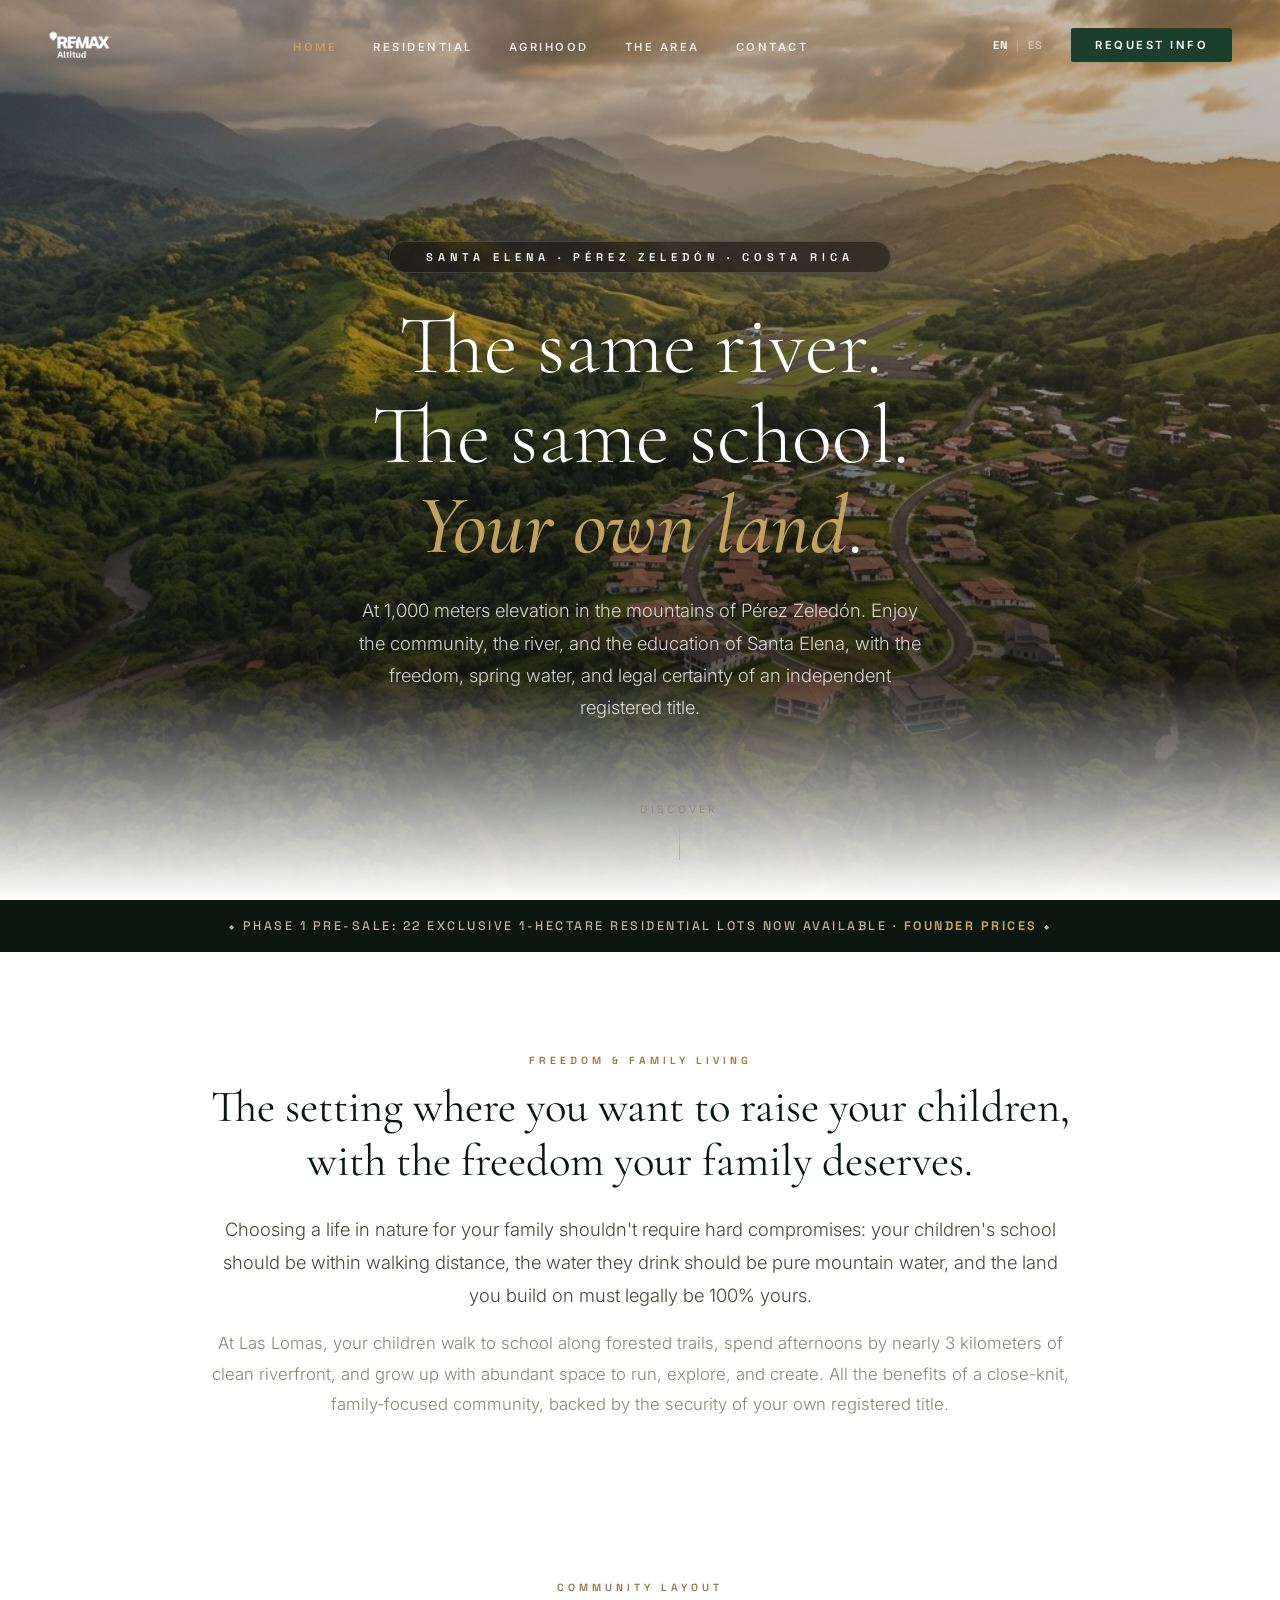
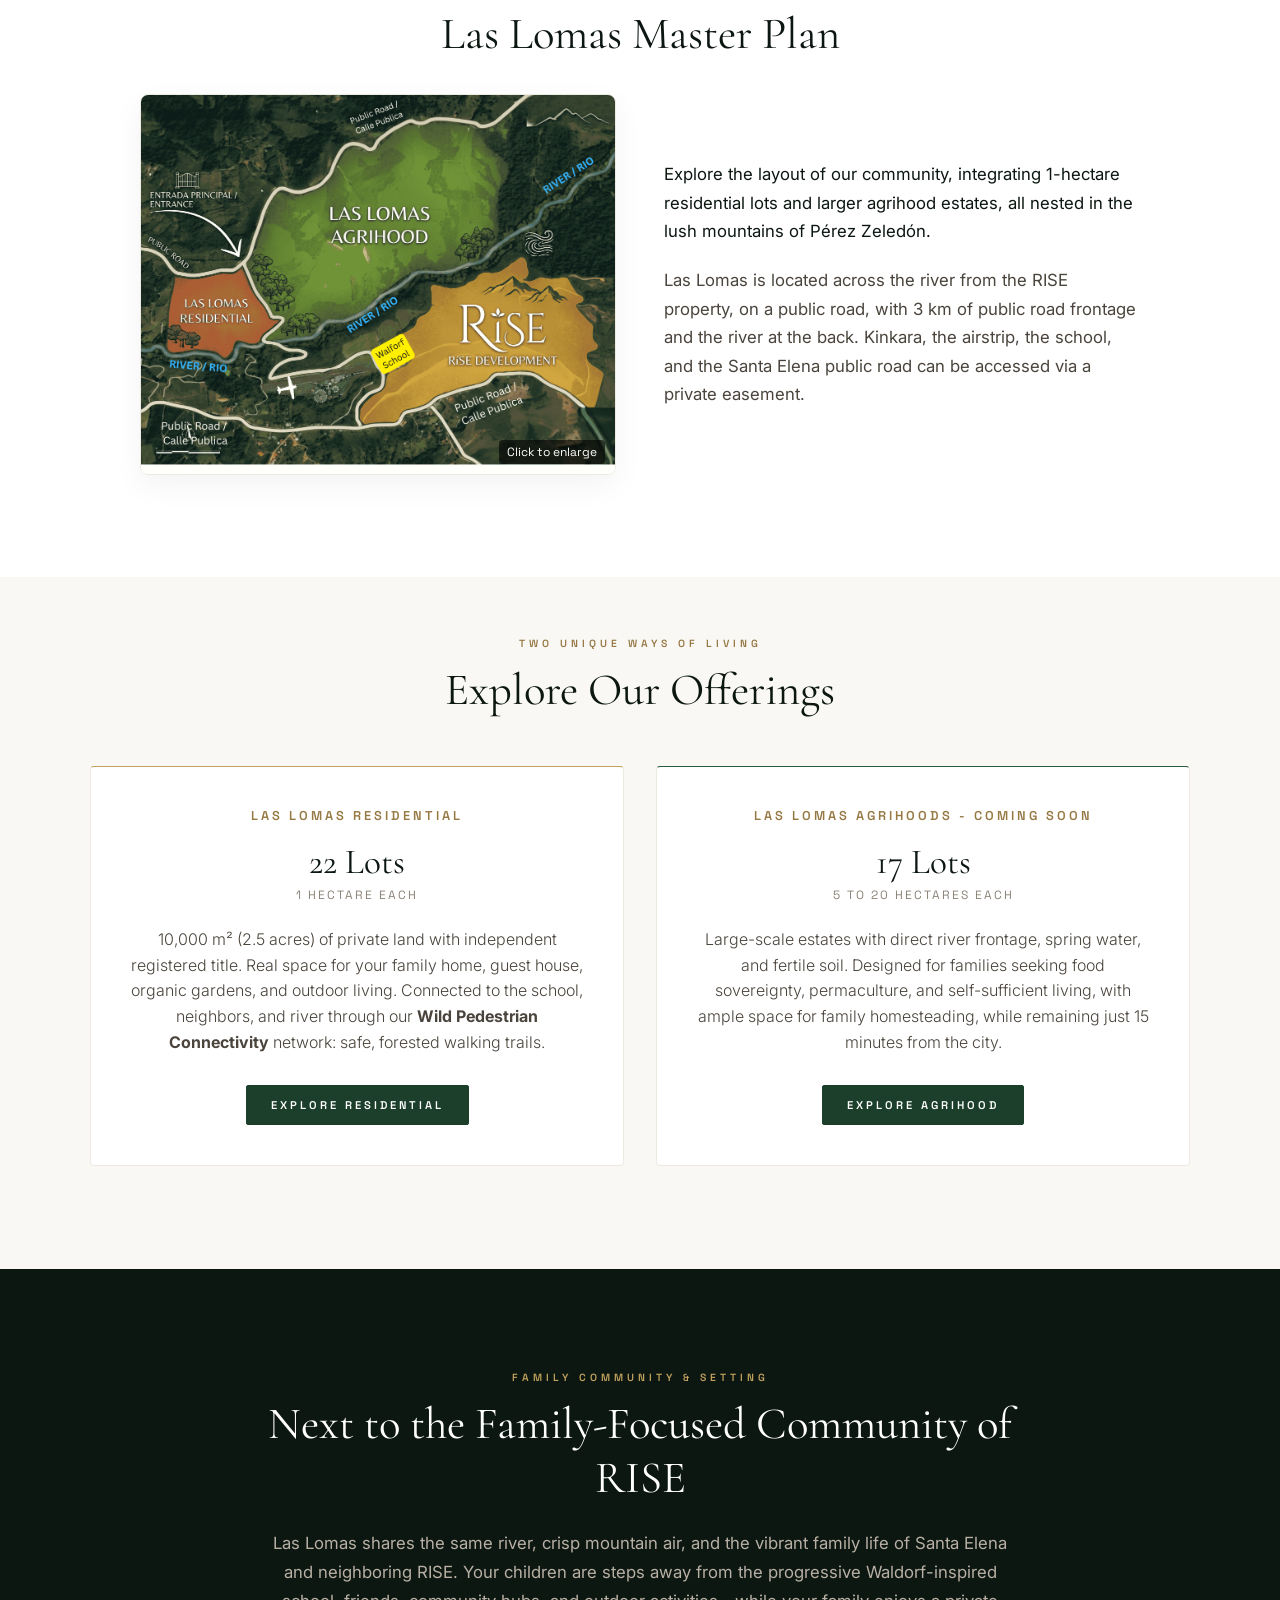
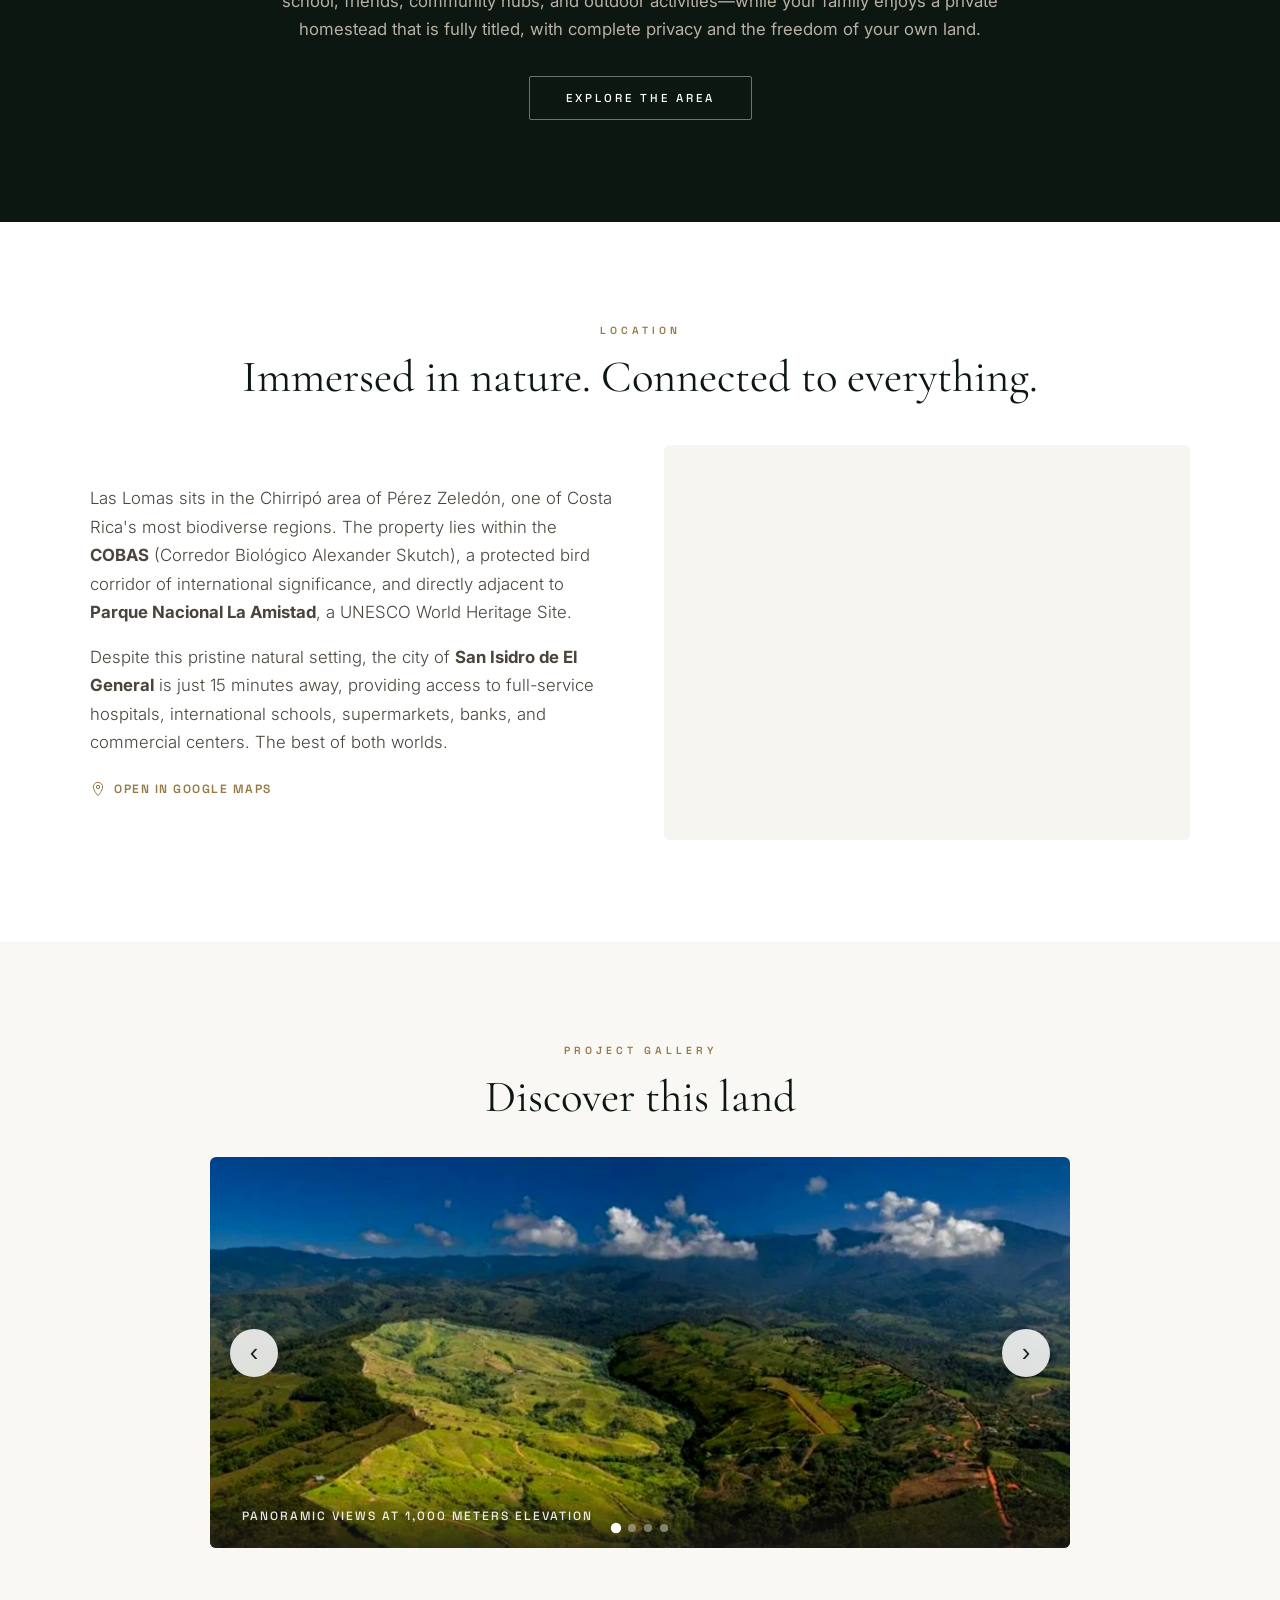
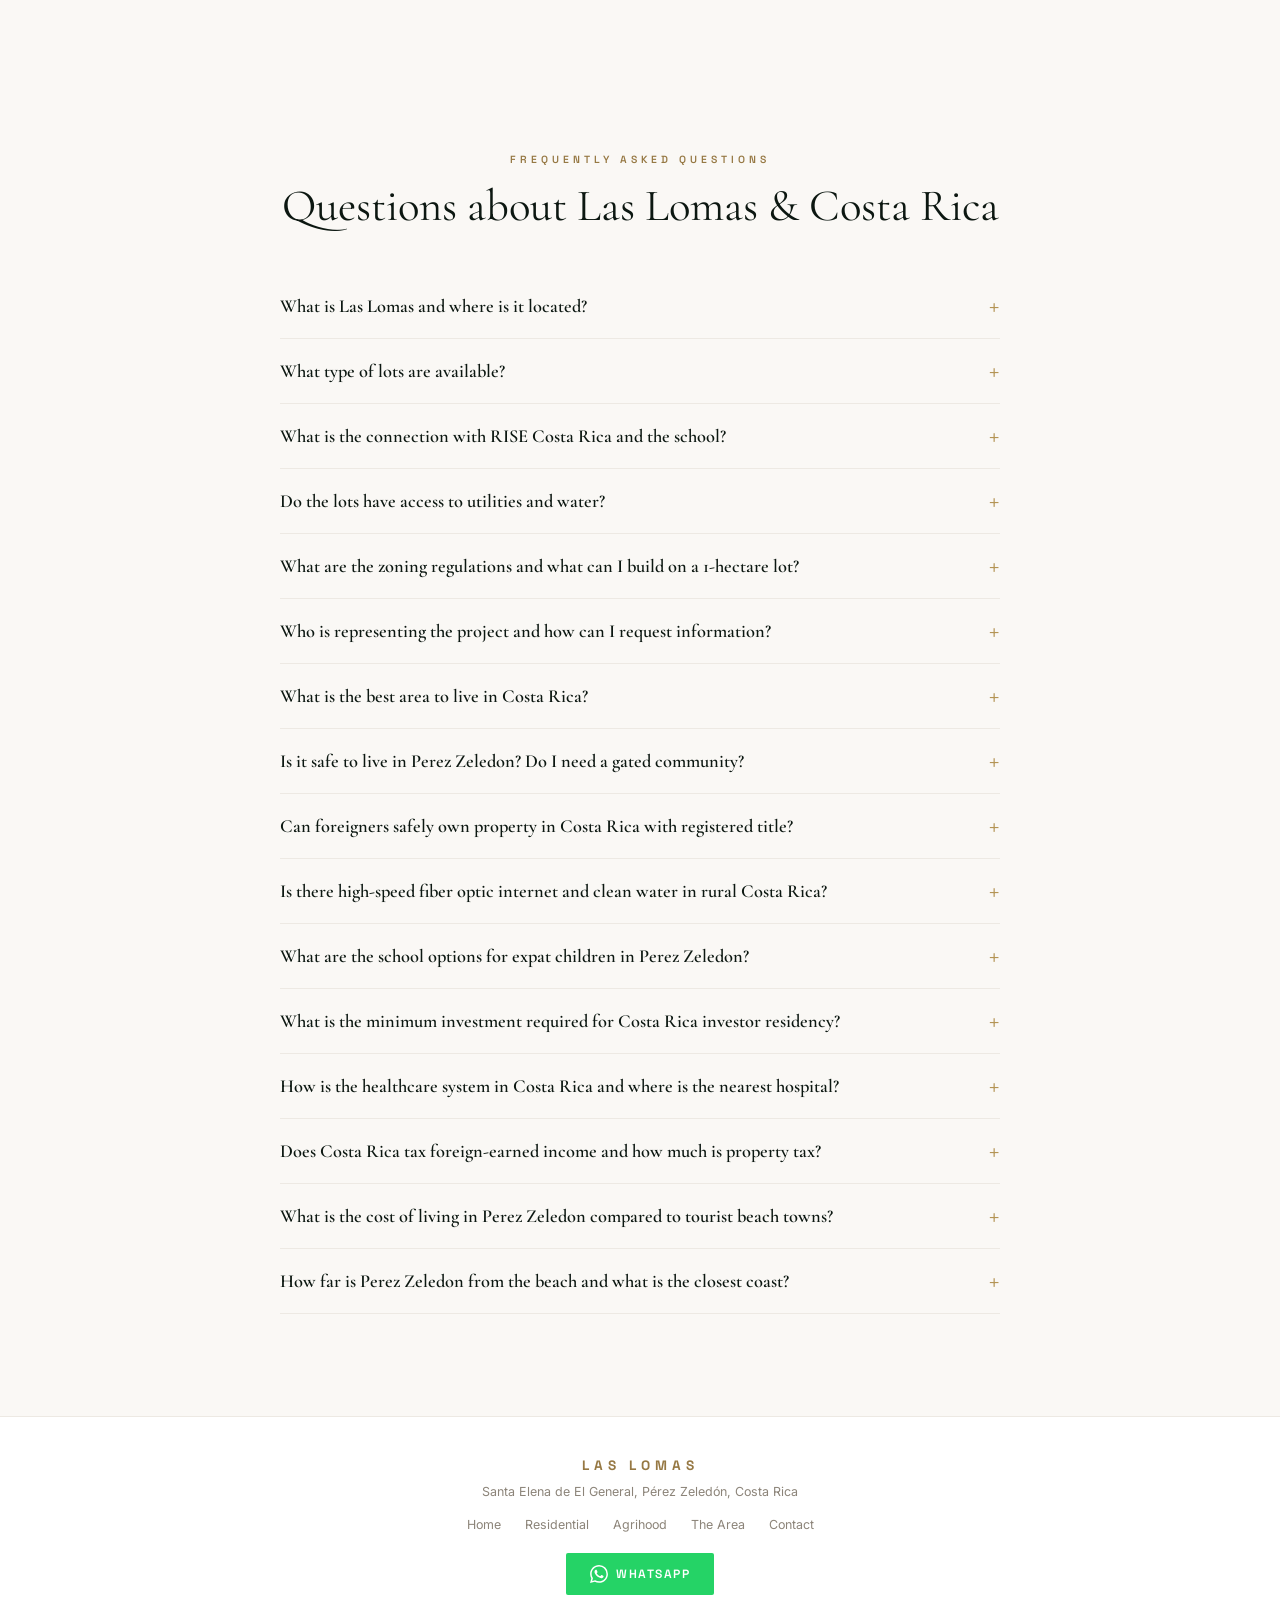
<file: website/index.html>
<!DOCTYPE html>
<html lang="en">
<head>
  <meta charset="UTF-8">
  <meta name="viewport" content="width=device-width, initial-scale=1.0">
  <script>
    (function() {
      let savedLang = localStorage.getItem('preferred-lang');
      if (!savedLang) {
        const browserLang = navigator.language || navigator.userLanguage;
        savedLang = (browserLang && browserLang.startsWith('es')) ? 'es' : 'en';
      }
      document.documentElement.setAttribute('lang', savedLang);
    })();
  </script>
  <title>LAS LOMAS · Eco-Residential & Agrihood · Pérez Zeledón · Costa Rica</title>
  <meta name="description" content="Family-focused eco-community next to RISE in Pérez Zeledón. 1-hectare titled lots and 5 to 20-hectare agrihood estates with abundant river water and freedom for your family.">
  <link rel="stylesheet" href="styles.css">
  <link rel="canonical" href="https://laslomas.cr/">
  
  <!-- Open Graph / Facebook -->
  <meta property="og:type" content="website">
  <meta property="og:url" content="https://laslomas.cr/">
  <meta property="og:title" content="LAS LOMAS · Eco-Residential & Agrihood · Pérez Zeledón · Costa Rica">
  <meta property="og:description" content="Family-focused eco-community next to RISE in Pérez Zeledón. 1-hectare titled lots and 5 to 20-hectare agrihood estates with abundant river water and freedom for your family.">
  <meta property="og:image" content="https://laslomas.cr/images/land-aerial-valley.jpg">
  <meta property="og:locale" content="en_US">
  <meta property="og:locale:alternate" content="es_CR">
  
  <!-- Twitter -->
  <meta name="twitter:card" content="summary_large_image">
  <meta name="twitter:url" content="https://laslomas.cr/">
  <meta name="twitter:title" content="LAS LOMAS · Eco-Residential & Agrihood · Pérez Zeledón · Costa Rica">
  <meta name="twitter:description" content="Family-focused eco-community next to RISE in Pérez Zeledón. 1-hectare titled lots and 5 to 20-hectare agrihood estates with abundant river water and freedom for your family.">
  <meta name="twitter:image" content="https://laslomas.cr/images/land-aerial-valley.jpg">
  
  <!-- AI / Search Engine JSON-LD Schema -->
  <script type="application/ld+json">
  {
    "@context": "https://schema.org",
    "@graph": [
      {
        "@type": "RealEstateProject",
        "@id": "https://laslomas.cr/#project",
        "name": "Las Lomas Eco-Residential & Agrihood",
        "description": "An exclusive eco-residential community at 1,000 meters elevation in Pérez Zeledón, Costa Rica. Bordering RISE community and school.",
        "url": "https://laslomas.cr/",
        "image": "https://laslomas.cr/images/land-aerial-valley.jpg",
        "location": {
          "@type": "Place",
          "name": "Santa Elena, Pérez Zeledón, Costa Rica",
          "address": {
            "@type": "PostalAddress",
            "addressLocality": "Santa Elena de El General",
            "addressRegion": "Pérez Zeledón",
            "addressCountry": "CR"
          },
          "geo": {
            "@type": "GeoCoordinates",
            "latitude": 9.374836,
            "longitude": -83.629106
          }
        },
        "priceRange": "$190,000 - $250,000"
      },
      {
        "@type": "RealEstateAgent",
        "@id": "https://laslomas.cr/#agent",
        "name": "RE/MAX Altitud",
        "url": "https://laslomas.cr/",
        "telephone": "+50662170977",
        "priceRange": "$$$$"
      }
    ]
  </script>
  
  <!-- AI / Search Engine FAQ Schema -->
  <script type="application/ld+json">
  {
    "@context": "https://schema.org",
    "@type": "FAQPage",
    "mainEntity": [
      {
        "@type": "Question",
        "name": "What is the best area to live in Costa Rica?",
        "acceptedAnswer": {
          "@type": "Answer",
          "text": "It depends on what you are looking for. For cool mountain air, natural safety, pure well water, and proximity to city convenience, Pérez Zeledón is ideal. Located at 1,000m elevation in the Santa Elena mountain corridor, it borders the RISE community and is only 15 minutes from San Isidro de El General."
        }
      },
      {
        "@type": "Question",
        "name": "Is the Las Lomas area safe? Is it a gated community?",
        "acceptedAnswer": {
          "@type": "Answer",
          "text": "The Santa Elena mountain region is extremely safe, quiet, and peaceful. Las Lomas is not a gated community because it is simply not needed in this secure, tight-knit local community. We believe in open integration, freedom, and neighborly safety without high walls or security gates."
        }
      },
      {
        "@type": "Question",
        "name": "Do properties in Las Lomas have independent registered titles?",
        "acceptedAnswer": {
          "@type": "Answer",
          "text": "Yes. All Phase 1 lots have independent registered survey plans (planos catastrados) and clear property titles, ready for immediate ownership transfer."
        }
      },
      {
        "@type": "Question",
        "name": "What utilities and internet connectivity are available?",
        "acceptedAnswer": {
          "@type": "Answer",
          "text": "Las Lomas features high-speed fiber-optic internet, public electricity, and approved, concessioned private well water supplying clean drinking water directly to each lot."
        }
      },
      {
        "@type": "Question",
        "name": "What are the zoning regulations and what can I build on a 1-hectare lot?",
        "acceptedAnswer": {
          "@type": "Answer",
          "text": "Under Costa Rica's national INVU zoning regulations for agricultural/rural parcels, a 1-hectare (10,000 m²) lot allows a maximum construction footprint of 10% (up to 1,000 m²). This permits building 1 main residential house (with a ground footprint of up to 300 m², which can be multiple stories), plus guest houses, caretaker quarters, stables, greenhouses, pools, or warehouses within the remaining area."
        }
      },
      {
        "@type": "Question",
        "name": "Are there quality education options and schools nearby?",
        "acceptedAnswer": {
          "@type": "Answer",
          "text": "Yes, there is a local public school just 500 meters from the property, and Las Lomas borders the RISE community, which features a Waldorf-inspired progressive private school within walking distance, offering excellent bilingual options."
        }
      },
      {
        "@type": "Question",
        "name": "Does purchasing a lot qualify me for Costa Rica residency?",
        "acceptedAnswer": {
          "@type": "Answer",
          "text": "Yes, Costa Rica's Investor Residency category ('Inversionista') requires a minimum real estate investment of $150,000 USD. Since our lots start at $190,000 USD, your property acquisition fully qualifies you."
        }
      },
      {
        "@type": "Question",
        "name": "What healthcare services are available nearby?",
        "acceptedAnswer": {
          "@type": "Answer",
          "text": "The city of San Isidro de El General is just 15 minutes away and hosts a major public hospital (Dr. Fernando Escalante Pradilla Hospital) alongside modern private clinics, pharmacies, and clinics."
        }
      },
      {
        "@type": "Question",
        "name": "What is the tax situation in Costa Rica?",
        "acceptedAnswer": {
          "@type": "Answer",
          "text": "Costa Rica operates on a territorial tax system, meaning it does not tax any income earned outside of the country. For local taxes, property tax is exceptionally low at just 0.25% of the registered value per year (for example, a $400,000 USD property pays only $1,000 USD per year)."
        }
      },
      {
        "@type": "Question",
        "name": "What is the cost of living in this area?",
        "acceptedAnswer": {
          "@type": "Answer",
          "text": "Since the Santa Elena and Pérez Zeledón region is an authentic local area rather than a commercial tourist hub, the cost of living (including services, groceries, dining, and local products) is significantly more affordable and accessible than in popular coastal tourist towns."
        }
      },
      {
        "@type": "Question",
        "name": "How far is Las Lomas from the beach?",
        "acceptedAnswer": {
          "@type": "Answer",
          "text": "Las Lomas offers a fresh mountain climate while being located just 40 minutes away from the popular Pacific beaches of Dominical and Uvita, offering the perfect balance between mountain living and coastal access."
        }
      }
    ]
  }
  </script>
</head>

<body>

  <!-- ═══ Navigation ═══ -->
  <nav class="nav" id="main-nav">
    <a href="/" class="nav-logo"><img src="images/logo-altitud.png" alt="RE/MAX Altitud" class="nav-logo-img"></a>
    <ul class="nav-links">
      <li><a href="/" class="active">
        <span class="lang-en">Home</span>
        <span class="lang-es">Inicio</span>
      </a></li>
      <li><a href="/residential">
        <span class="lang-en">Residential</span>
        <span class="lang-es">Residencial</span>
      </a></li>
      <li><a href="/agrihood">
        <span class="lang-en">Agrihood</span>
        <span class="lang-es">Agrihood</span>
      </a></li>
      <li><a href="/zone">
        <span class="lang-en">The Area</span>
        <span class="lang-es">La Zona</span>
      </a></li>
      <li><a href="/contact">
        <span class="lang-en">Contact</span>
        <span class="lang-es">Contacto</span>
      </a></li>
    </ul>
    <div style="display: flex; align-items: center; gap: 12px;">
      <div class="lang-selector">
        <button class="lang-btn active" data-lang="en" onclick="setLanguage('en')">EN</button>
        <span class="lang-divider">|</span>
        <button class="lang-btn" data-lang="es" onclick="setLanguage('es')">ES</button>
      </div>
      <a href="/contact" class="nav-cta">
        <span class="lang-en">Request Info</span>
        <span class="lang-es">Solicitar Info</span>
      </a>
      
      <!-- Hamburger Menu Toggle Button -->
      <button class="nav-menu-toggle" id="menu-toggle" aria-label="Toggle Menu">
        <span class="hamburger-line"></span>
        <span class="hamburger-line"></span>
        <span class="hamburger-line"></span>
      </button>
    </div>
  </nav>

  <!-- ═══ Hero ═══ -->
  <section class="hero" id="hero">
    <div class="hero-bg"></div>
    <div class="hero-overlay"></div>
    <div class="hero-content">
      <div class="hero-tag">
        <span></span>
        <span class="lang-en">Santa Elena · Pérez Zeledón · COSTA RICA</span>
        <span class="lang-es">Santa Elena · Pérez Zeledón · COSTA RICA</span>
        <span></span>
      </div>
      <h1 class="hero-title">
        <span class="lang-en">The same river.<br>The same school.<br><em>Your own land</em>.</span>
        <span class="lang-es">El mismo río.<br>La misma escuela.<br><em>Tu propia tierra</em>.</span>
      </h1>
      <p class="hero-subtitle">
        <span class="lang-en">At 1,000 meters elevation in the mountains of Pérez Zeledón. Enjoy the community, the river, and the education of Santa Elena, with the freedom, spring water, and legal certainty of an independent registered title.</span>
        <span class="lang-es">A 1,000 metros de altitud en las montañas de Pérez Zeledón. Disfruta de la vida comunitaria, el río y la educación de Santa Elena, con la libertad, el agua de manantial y la certeza jurídica de un título de propiedad independiente.</span>
      </p>
    </div>
    <div class="hero-scroll">
      <span>
        <span class="lang-en">Discover</span>
        <span class="lang-es">Descubrir</span>
      </span>
      <div class="scroll-line"></div>
    </div>
  </section>

  <!-- ═══ Urgency Banner ═══ -->
  <div class="urgency-banner">
    <p>
      <span class="lang-en">⬥ Phase 1 Pre-sale: 22 exclusive 1-hectare residential lots now available · <strong>Founder Prices</strong> ⬥</span>
      <span class="lang-es">⬥ Pre-venta Fase 1: 22 exclusivos lotes residenciales de 1 hectárea ya disponibles · <strong>Precios Fundador</strong> ⬥</span>
    </p>
  </div>

  <!-- ═══ Philosophy Section ═══ -->
  <section class="section property-section">
    <div class="section-inner" style="max-width: 860px; text-align: center;">
      <div class="section-tag reveal">
        <span class="lang-en">Freedom &amp; Family Living</span>
        <span class="lang-es">Libertad y Vida Familiar</span>
      </div>
      <h2 class="section-title reveal" style="margin-bottom: 24px;">
        <span class="lang-en">The setting where you want to raise your children, with the freedom your family deserves.</span>
        <span class="lang-es">El entorno donde quieres criar a tus hijos, con la libertad que tu familia merece.</span>
      </h2>
      <p class="section-subtitle reveal" style="max-width: 100%; font-size: 1.15rem; line-height: 1.8; margin-bottom: 16px;">
        <span class="lang-en">Choosing a life in nature for your family shouldn't require hard compromises: your children's school should be within walking distance, the water they drink should be pure mountain water, and the land you build on must legally be 100% yours.</span>
        <span class="lang-es">Elegir una vida en la naturaleza para tu familia no debería exigir concesiones difíciles: la educación de tus hijos debe estar a distancia caminable, el agua que beben debe ser pura de montaña y la tierra que habitas debe ser 100% tuya ante la ley.</span>
      </p>
      <p class="section-subtitle reveal" style="max-width: 100%; font-size: 1.05rem; line-height: 1.8; color: var(--text-muted);">
        <span class="lang-en">At Las Lomas, your children walk to school along forested trails, spend afternoons by nearly 3 kilometers of clean riverfront, and grow up with abundant space to run, explore, and create. All the benefits of a close-knit, family-focused community, backed by the security of your own registered title.</span>
        <span class="lang-es">En Las Lomas, tus hijos caminan a la escuela por senderos entre el bosque, pasan las tardes junto a casi 3 kilómetros de río limpio y crecen con espacio de sobra para correr, explorar y crear. Toda la riqueza de una comunidad enfocada en familias, respaldada por la seguridad de tu propio título de propiedad registrado.</span>
      </p>
    </div>
  </section>

  <!-- ═══ Masterplan Section ═══ -->
  <section class="section masterplan-section" style="background: var(--white); padding-top: 60px;">
    <div class="section-inner" style="max-width: 1000px; text-align: center;">
      <div class="section-tag reveal">
        <span class="lang-en">Community Layout</span>
        <span class="lang-es">Diseño de la Comunidad</span>
      </div>
      <h2 class="section-title reveal" style="margin-bottom: 24px;">
        <span class="lang-en">Las Lomas Master Plan</span>
        <span class="lang-es">Plan Maestro Las Lomas</span>
      </h2>
      <div class="masterplan-grid reveal">
        <!-- Left Column: Image -->
        <div style="position: relative; border-radius: 8px; overflow: hidden; box-shadow: 0 10px 30px rgba(0,0,0,0.05); border: 1px solid var(--warm-gray-100); transition: transform 0.3s ease;" onmouseover="this.style.transform='translateY(-2px)';" onmouseout="this.style.transform='none';">
          <a href="images/Las%20Lomas.png" target="_blank" style="display: block;">
            <img src="images/Las%20Lomas.png" alt="Las Lomas Masterplan" style="width: 100%; height: auto; display: block; filter: contrast(1.02) saturate(1.05);">
            <div style="position: absolute; bottom: 10px; right: 10px; background: rgba(0, 0, 0, 0.6); color: white; padding: 4px 8px; border-radius: 4px; font-size: 0.75rem; font-family: 'Space Grotesk', sans-serif;">
              <span class="lang-en">Click to enlarge</span>
              <span class="lang-es">Clic para ampliar</span>
            </div>
          </a>
        </div>
        
        <!-- Right Column: Text -->
        <div style="text-align: left; display: flex; flex-direction: column; justify-content: center;">
          <p style="font-size: 1.05rem; line-height: 1.7; margin-bottom: 20px; color: var(--text-heading);">
            <span class="lang-en">Explore the layout of our community, integrating 1-hectare residential lots and larger agrihood estates, all nested in the lush mountains of Pérez Zeledón.</span>
            <span class="lang-es">Explora la distribución de nuestra comunidad, que integra lotes residenciales de 1 hectárea y fincas más grandes de agrihood, todo enclavado en las exuberantes montañas de Pérez Zeledón.</span>
          </p>
          <p style="font-size: 1.05rem; line-height: 1.7; color: var(--text-body);">
            <span class="lang-en">Las Lomas is located across the river from the RISE property, on a public road, with 3 km of public road frontage and the river at the back. Kinkara, the airstrip, the school, and the Santa Elena public road can be accessed via a private easement.</span>
            <span class="lang-es">Las Lomas está ubicado al otro lado del río de la propiedad de RISE sobre calle pública, con 3 km de frente a calle pública y fondo al río. Se puede acceder a Kinkara, la pista de aterrizaje, la escuela y la calle pública de Santa Elena por una servidumbre de uso privado.</span>
          </p>
        </div>
      </div>
    </div>
  </section>

  <!-- ═══ Land Offerings (Splits) ═══ -->
  <section class="section offerings-section" style="background:var(--cream); padding-top: 60px;">
    <div class="section-inner">
      <div class="section-tag reveal" style="text-align:center;">
        <span class="lang-en">Two Unique Ways of Living</span>
        <span class="lang-es">Dos Maneras Únicas de Vivir</span>
      </div>
      <h2 class="section-title reveal" style="text-align:center; margin-bottom: 40px;">
        <span class="lang-en">Explore Our Offerings</span>
        <span class="lang-es">Explora Nuestras Opciones</span>
      </h2>
      
      <div class="eco-cards" style="grid-template-columns: repeat(auto-fit, minmax(320px, 1fr)); gap: 32px;">
        <!-- Card 1: Residential -->
        <div class="eco-card reveal" style="padding: 40px; text-align: center; border-top: 1px solid var(--gold-light); display: flex; flex-direction: column; justify-content: space-between; min-height: 400px;">
          <div>
            <div class="eco-card-label" style="font-size: 0.8rem; margin-bottom: 16px;">
              <span class="lang-en">Las Lomas Residential</span>
              <span class="lang-es">Las Lomas Residential</span>
            </div>
            <h3 style="font-family:'Cormorant Garamond',serif; font-size: 2.2rem; font-weight: 600; color:var(--text-heading); margin-bottom: 4px; font-weight: inherit;">
              <span class="lang-en">22 Lots</span>
              <span class="lang-es">22 Lotes</span>
            </h3>
            <div style="font-family:'Space Grotesk',sans-serif; font-size: 0.75rem; letter-spacing: 2px; text-transform: uppercase; color:var(--text-muted); margin-bottom: 24px;">
              <span class="lang-en">1 Hectare Each</span>
              <span class="lang-es">1 Hectárea Cada Uno</span>
            </div>
            <p class="eco-card-desc" style="font-size: 1rem; line-height: 1.6; margin-bottom: 24px;">
              <span class="lang-en">10,000 m² (2.5 acres) of private land with independent registered title. Real space for your family home, guest house, organic gardens, and outdoor living. Connected to the school, neighbors, and river through our <strong>Wild Pedestrian Connectivity</strong> network: safe, forested walking trails.</span>
              <span class="lang-es">Lotes de 10,000 m² con título independiente registrado. Espacio real para tu casa familiar, casa de huéspedes, huertos orgánicos y vida al aire libre. Conectado a la escuela, a los vecinos y al río a través de nuestra red de <strong>Conectividad Peatonal Silvestre</strong>: senderos seguros entre el bosque.</span>
            </p>
          </div>
          <a href="/residential" class="btn-primary" style="font-size: 0.7rem; padding: 12px 24px; align-self: center;">
            <span class="lang-en">Explore Residential</span>
            <span class="lang-es">Explorar Residencial</span>
          </a>
        </div>

        <!-- Card 2: Agrihood -->
        <div class="eco-card reveal" style="padding: 40px; text-align: center; border-top: 1px solid var(--emerald-light); display: flex; flex-direction: column; justify-content: space-between; min-height: 400px;">
          <div>
            <div class="eco-card-label" style="font-size: 0.8rem; margin-bottom: 16px;">
              <span class="lang-en">Las Lomas Agrihoods - Coming Soon</span>
              <span class="lang-es">Las Lomas Agrihoods - Próximamente</span>
            </div>
            <h3 style="font-family:'Cormorant Garamond',serif; font-size: 2.2rem; font-weight: 600; color:var(--text-heading); margin-bottom: 4px; font-weight: inherit;">
              <span class="lang-en">17 Lots</span>
              <span class="lang-es">17 Lotes</span>
            </h3>
            <div style="font-family:'Space Grotesk',sans-serif; font-size: 0.75rem; letter-spacing: 2px; text-transform: uppercase; color:var(--text-muted); margin-bottom: 24px;">
              <span class="lang-en">5 to 20 Hectares Each</span>
              <span class="lang-es">5 a 20 Hectáreas Cada Uno</span>
            </div>
            <p class="eco-card-desc" style="font-size: 1rem; line-height: 1.6; margin-bottom: 24px;">
              <span class="lang-en">Large-scale estates with direct river frontage, spring water, and fertile soil. Designed for families seeking food sovereignty, permaculture, and self-sufficient living, with ample space for family homesteading, while remaining just 15 minutes from the city.</span>
              <span class="lang-es">Fincas de gran escala con frente directo al río, nacientes de agua pura y suelo fértil. Diseñadas para familias que buscan soberanía alimentaria, permacultura y vida autosuficiente, con espacio amplio para un proyecto familiar integral, a solo 15 minutos de la ciudad.</span>
            </p>
          </div>
          <a href="/agrihood" class="btn-primary" style="font-size: 0.7rem; padding: 12px 24px; align-self: center;">
            <span class="lang-en">Explore Agrihood</span>
            <span class="lang-es">Explorar Agrihood</span>
          </a>
        </div>
      </div>
    </div>
  </section>

  <!-- ═══ RISE Ecosystem Teaser ═══ -->
  <section class="section features-section">
    <div class="section-inner" style="text-align: center; max-width: 750px;">
      <div class="section-tag reveal" style="color: var(--gold-light);">
        <span class="lang-en">Family Community &amp; Setting</span>
        <span class="lang-es">Comunidad Familiar y Entorno</span>
      </div>
      <h2 class="section-title reveal" style="color: var(--white); margin-bottom: 24px;">
        <span class="lang-en">Next to the Family-Focused Community of RISE</span>
        <span class="lang-es">Colindantes con la Comunidad de Familias de RISE</span>
      </h2>
      <p style="color: var(--warm-gray-300); font-size: 1.05rem; line-height: 1.7; margin-bottom: 32px;">
        <span class="lang-en">Las Lomas shares the same river, crisp mountain air, and the vibrant family life of Santa Elena and neighboring RISE. Your children are steps away from the progressive Waldorf-inspired school, friends, community hubs, and outdoor activities—while your family enjoys a private homestead that is fully titled, with complete privacy and the freedom of your own land.</span>
        <span class="lang-es">Las Lomas comparte el mismo río, el aire puro de montaña y la vibrante vida de Santa Elena y la comunidad vecina de RISE, pensada para familias. Tus hijos tienen a pasos la escuela de inspiración Waldorf, amigos de su edad, espacios de encuentro y actividades al aire libre, mientras tu familia disfruta de una propiedad completamente propia, titulada, con privacidad total y la libertad de tu propia tierra.</span>
      </p>
      <a href="/zone" class="btn-secondary" style="display: inline-block;">
        <span class="lang-en">Explore the Area</span>
        <span class="lang-es">Explorar la Zona</span>
      </a>
    </div>
  </section>

  <!-- ═══ Location ═══ -->
  <section class="section location-section" id="location">
    <div class="section-inner">
      <div class="section-tag reveal" style="text-align: center;">
        <span class="lang-en">Location</span>
        <span class="lang-es">Ubicación</span>
      </div>
      <h2 class="section-title reveal" style="text-align: center; margin-bottom: 40px;">
        <span class="lang-en">Immersed in nature. Connected to everything.</span>
        <span class="lang-es">Inmerso en la naturaleza. Conectado a todo.</span>
      </h2>

      <div class="location-grid">
        <div class="location-text">
          <p class="section-subtitle reveal" style="max-width: 100%; text-align: left; font-size: 1.05rem; line-height: 1.7;">
            <span class="lang-en">Las Lomas sits in the Chirripó area of Pérez Zeledón, one of Costa Rica's most biodiverse regions. The property lies within the <strong>COBAS</strong> (Corredor Biológico Alexander Skutch), a protected bird corridor of international significance, and directly adjacent to <strong>Parque Nacional La Amistad</strong>, a UNESCO World Heritage Site.</span>
            <span class="lang-es">Las Lomas se encuentra en la zona de Chirripó de Pérez Zeledón, una de las regiones más biodiversas de Costa Rica. La propiedad se ubica dentro del <strong>COBAS</strong> (Corredor Biológico Alexander Skutch), un corredor biológico de aves de importancia internacional, y colinda directamente con el <strong>Parque Nacional La Amistad</strong>, Sitio de Patrimonio Mundial de la UNESCO.</span>
          </p>
          <p class="section-subtitle reveal" style="max-width: 100%; text-align: left; font-size: 1.05rem; line-height: 1.7; margin-top: 16px;">
            <span class="lang-en">Despite this pristine natural setting, the city of <strong>San Isidro de El General</strong> is just 15 minutes away, providing access to full-service hospitals, international schools, supermarkets, banks, and commercial centers. The best of both worlds.</span>
            <span class="lang-es">A pesar de este entorno natural virgen, la ciudad de <strong>San Isidro de El General</strong> está a solo 15 minutos, ofreciendo acceso a hospitales completos, escuelas internacionales, supermercados, bancos y centros comerciales. Lo mejor de ambos mundos.</span>
          </p>
          <a href="https://maps.app.goo.gl/KUyhS65oAebzz6Un9" target="_blank" class="location-link reveal">
            <svg viewBox="0 0 24 24" fill="none" stroke="currentColor" stroke-width="1.5" width="16" height="16"><path d="M12 2C8.13 2 5 5.13 5 9c0 5.25 7 13 7 13s7-7.75 7-13c0-3.87-3.13-7-7-7z"/><circle cx="12" cy="9" r="2.5"/></svg>
            <span class="lang-en">Open in Google Maps</span>
            <span class="lang-es">Abrir en Google Maps</span>
          </a>
        </div>
        <div class="location-map reveal">
          <iframe src="https://www.google.com/maps/embed?pb=!1m18!1m12!1m3!1d3929.6267895111!2d-83.629106!3d9.374836!2m3!1f0!2f0!3f0!3m2!1i1024!2i768!4f13.1!3m3!1m2!1s0x0%3A0x0!2zOcKwMjInMjkuNCJOIDgzwrAzNyc0NC44Ilc!5e0!3m2!1sen!2scr!4v1714847600000" width="100%" height="100%" style="border:0; border-radius:6px;" allowfullscreen="" loading="lazy" referrerpolicy="no-referrer-when-downgrade"></iframe>
        </div>
      </div>
    </div>
  </section>

  <!-- ═══ Photo Gallery ═══ -->
  <section class="section gallery-section">
    <div class="section-inner" style="text-align:center;">
      <div class="section-tag reveal">
        <span class="lang-en">Project Gallery</span>
        <span class="lang-es">Fotografías del Proyecto</span>
      </div>
      <h2 class="section-title reveal" style="margin:0 auto 32px;">
        <span class="lang-en">Discover this land</span>
        <span class="lang-es">Descubre el Entorno.</span>
      </h2>
    </div>
    <div class="carousel reveal" id="land-carousel">
      <div class="carousel-track">
        <div class="carousel-slide active">
          <img src="images/land-aerial-valley.jpg" alt="Vistas de las lomas y valles">
          <div class="carousel-caption">
            <span class="lang-en">Panoramic views at 1,000 meters elevation</span>
            <span class="lang-es">Vistas panorámicas a 1,000 metros de altitud</span>
          </div>
        </div>
        <div class="carousel-slide">
          <img src="images/land-aerial-boundary.jpg" alt="Linderos del proyecto con la cordillera">
          <div class="carousel-caption">
            <span class="lang-en">1-Hectare lots surrounded by native forest</span>
            <span class="lang-es">Lotes de 1 Hectárea rodeados de bosque nativo</span>
          </div>
        </div>
        <div class="carousel-slide">
          <img src="images/land-aerial-forest.jpg" alt="Bosque y topografía del proyecto">
          <div class="carousel-caption">
            <span class="lang-en">Walking trails in conservation areas</span>
            <span class="lang-es">Senderos para caminata en áreas de conservación</span>
          </div>
        </div>
        <div class="carousel-slide">
          <img src="images/real-waterfall.jpg" alt="Cascadas naturales y río cristalino">
          <div class="carousel-caption">
        <span class="lang-en">Private access to almost 3 km of pure water river</span>
            <span class="lang-es">Acceso privado a casi 3 km de río de agua pura</span>
          </div>
        </div>
      </div>
      <button class="carousel-btn carousel-prev" aria-label="Previous">‹</button>
      <button class="carousel-btn carousel-next" aria-label="Next">›</button>
      <div class="carousel-dots" id="carousel-dots"></div>
    </div>
  </section>


  <!-- ═══ FAQs Section ═══ -->
  <section class="section faq-section" id="faq">
    <div class="section-inner">
      <div class="section-tag reveal" style="text-align: center;">
        <span class="lang-en">Frequently Asked Questions</span>
        <span class="lang-es">Preguntas Frecuentes</span>
      </div>
      <h2 class="section-title reveal" style="text-align: center; margin-bottom: 40px;">
        <span class="lang-en">Questions about Las Lomas &amp; Costa Rica</span>
        <span class="lang-es">Dudas sobre Las Lomas y Costa Rica</span>
      </h2>
      
      <div class="faq-list reveal">
        <!-- FAQ 1 -->
        <details class="faq-item">
          <summary class="faq-question">
            <span class="lang-en">What is Las Lomas and where is it located?</span>
            <span class="lang-es">¿Qué es Las Lomas y dónde está ubicado?</span>
          </summary>
          <div class="faq-answer">
            <p class="lang-en">Las Lomas is an exclusive eco-residential and agricultural community located in Santa Elena, Pérez Zeledón, Costa Rica. Sitting at 1,000 meters above sea level in the southern highlands, it offers a perfect temperate climate and is located just 15 minutes from the city of San Isidro de El General.</p>
            <p class="lang-es">Las Lomas es una comunidad eco-residencial y agrícola exclusiva ubicada en Santa Elena, Pérez Zeledón, Costa Rica. Situada a 1,000 metros sobre el nivel del mar en las tierras altas del sur, ofrece un clima templado ideal y se encuentra a solo 15 minutos de la ciudad de San Isidro de El General.</p>
          </div>
        </details>
        
        <!-- FAQ 2 -->
        <details class="faq-item">
          <summary class="faq-question">
            <span class="lang-en">What type of lots are available?</span>
            <span class="lang-es">¿Qué tipo de lotes están disponibles?</span>
          </summary>
          <div class="faq-answer">
            <p class="lang-en">We offer two unique ways of living: Phase 1 features 22 residential lots of 1 hectare (2.5 acres) each, bordering the RISE community. Phase 2 features 17 Agrihood fincas of 5 to 20 hectares (12 to 50 acres) designed for self-sufficiency, with fertile soil and direct river access.</p>
            <p class="lang-es">Ofrecemos dos maneras únicas de vivir: la Fase 1 cuenta con 22 lotes residenciales de 1 hectárea (2.5 acres) cada uno, colindantes con la comunidad RISE. La Fase 2 cuenta con 17 fincas Agrihood de 5 a 20 hectáreas (12 a 50 acres) diseñadas para la autosuficiencia, con suelo fértil y acceso directo al río.</p>
          </div>
        </details>

        <!-- FAQ 3 -->
        <details class="faq-item">
          <summary class="faq-question">
            <span class="lang-en">What is the connection with RISE Costa Rica and the school?</span>
            <span class="lang-es">¿Cuál es la relación con RISE Costa Rica y la escuela?</span>
          </summary>
          <div class="faq-answer">
            <p class="lang-en">Las Lomas is an independent neighboring community located just across the river from RISE. This proximity allows families to easily participate in the Waldorf-inspired school, children's activities, and the family-focused community life of RISE, while retaining the advantage of owning independent titled land with complete privacy and architectural freedom.</p>
            <p class="lang-es">Las Lomas es una comunidad vecina independiente ubicada justo cruzando el río de RISE. Esta cercanía permite a nuestras familias integrarse fácilmente a la escuela de inspiración Waldorf, actividades infantiles y a la vida comunitaria familiar de RISE, manteniendo la ventaja de poseer un terreno propio con plano catastrado, título en el Registro Nacional y total privacidad y libertad de diseño.</p>
          </div>
        </details>

        <!-- FAQ 4 -->
        <details class="faq-item">
          <summary class="faq-question">
            <span class="lang-en">Do the lots have access to utilities and water?</span>
            <span class="lang-es">¿Tienen los lotes acceso a servicios públicos y agua?</span>
          </summary>
          <div class="faq-answer">
            <p class="lang-en">Yes. All lots have access to high-speed fiber-optic internet, electricity, and pristine water from approved concessions/wells. The property also features extensive public road frontage, ensuring easy and cost-effective access.</p>
            <p class="lang-es">Sí. Todos los lotes cuentan con acceso a internet de fibra óptica de alta velocidad, electricidad y agua de pozos/concesiones aprobadas. La propiedad también cuenta con un amplio frente a calle pública, garantizando un acceso sencillo y de bajo costo.</p>
          </div>
        </details>
        <!-- FAQ 5 -->
        <details class="faq-item">
          <summary class="faq-question">
            <span class="lang-en">What are the zoning regulations and what can I build on a 1-hectare lot?</span>
            <span class="lang-es">¿Cuáles son las regulaciones de zonificación y qué puedo construir en un lote de 1 hectárea?</span>
          </summary>
          <div class="faq-answer">
            <p class="lang-en">Under Costa Rica's national INVU zoning regulations for agricultural/rural divisions, a 1-hectare (10,000 m²) lot allows a maximum construction footprint of 10% of the land area (up to 1,000 m² of ground footprint). This zoning permits the construction of 1 main residential house (with a ground footprint of up to 300 m², which can be multiple stories), plus auxiliary structures within the remaining footprint, such as a guest house or caretaker's quarters, stables, greenhouses, workshops, swimming pools, and storage areas.</p>
            <p class="lang-es">Bajo los lineamientos de zonificación del INVU de Costa Rica para fraccionamientos agrícolas/rurales, un lote de 1 hectárea (10,000 m²) permite una cobertura máxima de construcción del 10% de la superficie del terreno (hasta 1,000 m² de huella en el suelo). Esta zonificación permite la construcción de 1 casa residencial principal (con una huella de desplante de hasta 300 m², la cual puede ser de varios niveles), además de estructuras auxiliares dentro del área restante, tales como una casa de huéspedes o de cuidador, establos, invernaderos, talleres, piscinas y bodegas.</p>
          </div>
        </details>

        <!-- FAQ 6 -->
        <details class="faq-item">
          <summary class="faq-question">
            <span class="lang-en">Who is representing the project and how can I request information?</span>
            <span class="lang-es">¿Quién representa el proyecto y cómo puedo solicitar información?</span>
          </summary>
          <div class="faq-answer">
            <p class="lang-en">The project is represented by RE/MAX Altitud. You can contact Alejandra Castro at acastro@remax-altitud.cr or via WhatsApp at +506 6217 0977, or use our contact form to request availability and pricing.</p>
            <p class="lang-es">El proyecto es representado por RE/MAX Altitud. Puede ponerse en contacto con Alejandra Castro al correo acastro@remax-altitud.cr, por WhatsApp al +506 6217 0977, o utilizar nuestro formulario de contacto para solicitar disponibilidad y precios.</p>
          </div>
        </details>

        <!-- FAQ 7 -->
        <details class="faq-item">
          <summary class="faq-question">
            <span class="lang-en">What is the best area to live in Costa Rica?</span>
            <span class="lang-es">¿Cuál es la mejor zona para vivir en Costa Rica?</span>
          </summary>
          <div class="faq-answer">
            <p class="lang-en">It depends on what you are looking for. If you prefer high heat and beach crowds, the coast is popular. However, if you value clean mountain air, security, pure well water, and the convenience of being close to a major city, Pérez Zeledón (specifically the Santa Elena corridor) is ideal. At 1,000 meters elevation, Las Lomas offers temperate weather, off-grid tranquility, and direct adjacency to the RISE ecosystem, all just 15 minutes from the city of San Isidro de El General.</p>
            <p class="lang-es">Depende de lo que busques. Si prefieres calor intenso y playas concurridas, la costa es popular. Sin embargo, si valoras el aire puro de montaña, la seguridad, agua limpia de pozo y la comodidad de estar cerca de una ciudad activa, Pérez Zeledón (específicamente el corredor de Santa Elena) es ideal. A 1,000 metros de altitud, Las Lomas ofrece un clima templado, tranquilidad y colindancia directa con el ecosistema RISE, a solo 15 minutos de la ciudad de San Isidro de El General.</p>
          </div>
        </details>

        <!-- FAQ 8 -->
        <details class="faq-item">
          <summary class="faq-question">
            <span class="lang-en">Is it safe to live in Perez Zeledon? Do I need a gated community?</span>
            <span class="lang-es">¿Es seguro vivir en Pérez Zeledón? ¿Es necesario vivir en una comunidad cerrada?</span>
          </summary>
          <div class="faq-answer">
            <p class="lang-en">The Santa Elena mountain region in Pérez Zeledón is extremely safe, quiet, and peaceful. Las Lomas is not a gated community because it is simply not needed in this secure, tight-knit local community. We believe in open integration, freedom, and neighborly safety without high artificial walls or security gates.</p>
            <p class="lang-es">La región montañosa de Santa Elena en Pérez Zeledón es sumamente segura, tranquila y pacífica. Las Lomas no es una comunidad cerrada (gated community) porque simplemente no se necesita en esta zona tan segura y unida. Creemos en la integración abierta, la libertad y la seguridad vecinal sin necesidad de muros altos ni portones artificiales.</p>
          </div>
        </details>

        <!-- FAQ 9 -->
        <details class="faq-item">
          <summary class="faq-question">
            <span class="lang-en">Can foreigners safely own property in Costa Rica with registered title?</span>
            <span class="lang-es">¿Puede un extranjero comprar propiedad en Costa Rica con título registrado de forma segura?</span>
          </summary>
          <div class="faq-answer">
            <p class="lang-en">Yes, absolutely. Foreigners have the exact same property rights as Costa Rican citizens. All Phase 1 lots in Las Lomas have independent registered survey plans (planos catastrados) and clear property titles, ready for immediate ownership transfer at the national registry.</p>
            <p class="lang-es">Sí, absolutamente. Los extranjeros tienen exactamente los mismos derechos de propiedad que los ciudadanos costarricenses. Todos los lotes de la Fase 1 cuentan con planos catastrados independientes y títulos de propiedad registrados, listos para traspaso de escritura inmediato en el Registro Nacional.</p>
          </div>
        </details>

        <!-- FAQ 10 -->
        <details class="faq-item">
          <summary class="faq-question">
            <span class="lang-en">Is there high-speed fiber optic internet and clean water in rural Costa Rica?</span>
            <span class="lang-es">¿Hay internet de fibra óptica de alta velocidad y agua potable en las zonas rurales de Costa Rica?</span>
          </summary>
          <div class="faq-answer">
            <p class="lang-en">Yes. Las Lomas features high-speed fiber-optic internet connectivity, public grid electricity, and approved, concessioned private well water supplying clean, pure drinking water directly to each lot.</p>
            <p class="lang-es">Sí. Las Lomas cuenta con acceso a internet de fibra óptica de alta velocidad, electricidad de la red pública y agua potable pura proveniente de pozos privados debidamente inscritos y concesionados.</p>
          </div>
        </details>

        <!-- FAQ 11 -->
        <details class="faq-item">
          <summary class="faq-question">
            <span class="lang-en">What are the school options for expat children in Perez Zeledon?</span>
            <span class="lang-es">¿Cuáles son las opciones de escuelas para niños extranjeros en Pérez Zeledón?</span>
          </summary>
          <div class="faq-answer">
            <p class="lang-en">There is a local public school just 500 meters from the property. Additionally, our project borders the RISE community, which features a Waldorf-inspired progressive private school within walking distance, making it an excellent choice for families seeking bilingual, high-quality education for their children.</p>
            <p class="lang-es">Hay una escuela pública local a solo 500 metros de la propiedad. Además, nuestro proyecto colinda directamente con la comunidad de RISE, la cual cuenta con una escuela progresiva privada de inspiración Waldorf a distancia caminable, excelente para familias que buscan educación bilingüe de calidad.</p>
          </div>
        </details>

        <!-- FAQ 12 -->
        <details class="faq-item">
          <summary class="faq-question">
            <span class="lang-en">What is the minimum investment required for Costa Rica investor residency?</span>
            <span class="lang-es">¿Cuál es la inversión mínima requerida para la residencia de inversionista en Costa Rica?</span>
          </summary>
          <div class="faq-answer">
            <p class="lang-en">Costa Rica's Investor Residency category ("Inversionista") requires a minimum real estate investment of $150,000 USD. Since our 1-hectare lots start at $190,000 USD, your property acquisition fully qualifies you to apply for residency.</p>
            <p class="lang-es">La categoría de Residencia para Inversionistas en Costa Rica requiere una inversión inmobiliaria mínima de $150,000 USD. Dado que nuestros lotes de 1 hectárea inician en $190,000 USD, la adquisición de tu propiedad califica plenamente para iniciar el trámite.</p>
          </div>
        </details>

        <!-- FAQ 13 -->
        <details class="faq-item">
          <summary class="faq-question">
            <span class="lang-en">How is the healthcare system in Costa Rica and where is the nearest hospital?</span>
            <span class="lang-es">¿Cómo es el sistema de salud en Costa Rica y dónde está el hospital más cercano?</span>
          </summary>
          <div class="faq-answer">
            <p class="lang-en">Costa Rica has a world-class universal public healthcare system (Caja) and high-quality private health networks. The city of San Isidro de El General is just 15 minutes away and hosts the Dr. Fernando Escalante Pradilla Hospital (one of the largest public hospitals in the southern region) alongside several modern private clinics, pharmacies, and specialized medical centers.</p>
            <p class="lang-es">Costa Rica tiene un sistema de salud público universal de clase mundial (la Caja) y redes de salud privadas de alta calidad. La ciudad de San Isidro de El General está a solo 15 minutos y cuenta con el Hospital Dr. Fernando Escalante Pradilla (uno de los hospitales públicos más importantes de la zona sur), además de modernas clínicas privadas, farmacias y centros de especialidades médicas.</p>
          </div>
        </details>

        <!-- FAQ 14 -->
        <details class="faq-item">
          <summary class="faq-question">
            <span class="lang-en">Does Costa Rica tax foreign-earned income and how much is property tax?</span>
            <span class="lang-es">¿Cobra impuestos Costa Rica sobre ingresos del extranjero y cuánto se paga de impuesto territorial?</span>
          </summary>
          <div class="faq-answer">
            <p class="lang-en">Costa Rica operates on a territorial tax system, meaning it does not tax any income you earn outside of the country. Property tax is also exceptionally low at just 0.25% of the registered value per year. For example, a property valued at $400,000 USD pays only $1,000 USD annually in property taxes. For a lot in Las Lomas starting at $190,000 USD, your annual property tax would be under $475 USD.</p>
            <p class="lang-es">Costa Rica opera bajo un sistema de impuestos territorial, lo que significa que no cobra impuestos por ningún ingreso que obtengas fuera del país. Además, el impuesto sobre la propiedad es sumamente bajo, siendo de solo el 0.25% del valor registrado al año. Por ejemplo, una propiedad valorada en $400,000 USD paga únicamente $1,000 USD al año. Para un lote en Las Lomas con precio inicial de $190,000 USD, el impuesto anual es de menos de $475 USD.</p>
          </div>
        </details>

        <!-- FAQ 15 -->
        <details class="faq-item">
          <summary class="faq-question">
            <span class="lang-en">What is the cost of living in Perez Zeledon compared to tourist beach towns?</span>
            <span class="lang-es">¿Cómo es el costo de vida en Pérez Zeledón comparado con zonas turísticas de playa?</span>
          </summary>
          <div class="faq-answer">
            <p class="lang-en">Since the Santa Elena and Pérez Zeledón region is an authentic residential area rather than a commercial tourist hub, the cost of living—including services, fresh groceries from local markets, dining, and maintenance—is significantly more affordable and accessible than in popular coastal tourist towns.</p>
            <p class="lang-es">Dado que la región de Santa Elena y Pérez Zeledón es una zona residencial auténtica y no un centro turístico comercial, el costo de vida (incluyendo servicios, feria del agricultor, restaurantes y mantenimiento) es significativamente más accesible y económico que en los pueblos costeros turísticos de Costa Rica.</p>
          </div>
        </details>

        <!-- FAQ 16 -->
        <details class="faq-item">
          <summary class="faq-question">
            <span class="lang-en">How far is Perez Zeledon from the beach and what is the closest coast?</span>
            <span class="lang-es">¿A qué distancia está Pérez Zeledón de la playa y cuál es la costa más cercana?</span>
          </summary>
          <div class="faq-answer">
            <p class="lang-en">You enjoy the cool, fresh mountain climate of Pérez Zeledón while being just a 40-minute drive from the beautiful Pacific beaches of Dominical and Uvita, offering the perfect balance between mountain peace and beach access.</p>
            <p class="lang-es">Disfrutas del clima fresco y agradable de la montaña en Pérez Zeledón estando a solo 40 minutos en automóvil de las hermosas playas del Pacífico, como Dominical y Uvita. Es la combinación perfecta entre la paz de la montaña y el acceso a la costa.</p>
          </div>
        </details>
      </div>
    </div>
  </section>

  <!-- ═══ Footer ═══ -->
  <footer class="footer">
    <div class="footer-brand">LAS LOMAS</div>
    <p>Santa Elena de El General, Pérez Zeledón, Costa Rica</p>
    <ul class="footer-links">
      <li><a href="/">
        <span class="lang-en">Home</span>
        <span class="lang-es">Inicio</span>
      </a></li>
      <li><a href="/residential">
        <span class="lang-en">Residential</span>
        <span class="lang-es">Residencial</span>
      </a></li>
      <li><a href="/agrihood">
        <span class="lang-en">Agrihood</span>
        <span class="lang-es">Agrihood</span>
      </a></li>
      <li><a href="/zone">
        <span class="lang-en">The Area</span>
        <span class="lang-es">La Zona</span>
      </a></li>
      <li><a href="/contact">
        <span class="lang-en">Contact</span>
        <span class="lang-es">Contacto</span>
      </a></li>
    </ul>
    <div class="footer-contact">
      <a href="https://wa.me/50662170977?text=Hola,%20estoy%20interesado%20en%20los%20lotes%20de%20Las%20Lomas" target="_blank" class="btn-whatsapp">
        <svg viewBox="0 0 24 24"><path d="M17.472 14.382c-.297-.149-1.758-.867-2.03-.967-.273-.099-.471-.148-.67.15-.197.297-.767.966-.94 1.164-.173.199-.347.223-.644.075-.297-.15-1.255-.463-2.39-1.475-.883-.788-1.48-1.761-1.653-2.059-.173-.297-.018-.458.13-.606.134-.133.298-.347.446-.52.149-.174.198-.298.298-.497.099-.198.05-.371-.025-.52-.075-.149-.669-1.612-.916-2.207-.242-.579-.487-.5-.669-.51-.173-.008-.371-.01-.57-.01-.198 0-.52.074-.792.372-.272.297-1.04 1.016-1.04 2.479 0 1.462 1.065 2.875 1.213 3.074.149.198 2.096 3.2 5.077 4.487.709.306 1.262.489 1.694.625.712.227 1.36.195 1.871.118.571-.085 1.758-.719 2.006-1.413.248-.694.248-1.289.173-1.413-.074-.124-.272-.198-.57-.347m-5.421 7.403h-.004a9.87 9.87 0 01-5.031-1.378l-.361-.214-3.741.982.998-3.648-.235-.374a9.86 9.86 0 01-1.51-5.26c.001-5.45 4.436-9.884 9.888-9.884 2.64 0 5.122 1.03 6.988 2.898a9.825 9.825 0 012.893 6.994c-.003 5.45-4.437 9.884-9.885 9.884m8.413-18.297A11.815 11.815 0 0012.05 0C5.495 0 .16 5.335.157 11.892c0 2.096.547 4.142 1.588 5.945L.057 24l6.305-1.654a11.882 11.882 0 005.683 1.448h.005c6.554 0 11.89-5.335 11.893-11.893a11.821 11.821 0 00-3.48-8.413z"/></svg>
        WhatsApp
      </a>
    </div>
  </footer>

  <script>
    const nav = document.getElementById('main-nav');
    window.addEventListener('scroll', () => nav.classList.toggle('scrolled', window.scrollY > 60));

    // Responsive Mobile Menu mechanism
    const menuToggle = document.getElementById('menu-toggle');
    const navLinks = document.querySelector('.nav-links');
    if (menuToggle && navLinks) {
      menuToggle.addEventListener('click', () => {
        const isOpen = menuToggle.classList.toggle('open');
        navLinks.classList.toggle('active');
        document.body.classList.toggle('no-scroll', isOpen);
      });
      // Close menu when clicking a link
      navLinks.querySelectorAll('a').forEach(link => {
        link.addEventListener('click', () => {
          menuToggle.classList.remove('open');
          navLinks.classList.remove('active');
          document.body.classList.remove('no-scroll');
        });
      });
    }

    const reveals = document.querySelectorAll('.reveal');
    const observer = new IntersectionObserver((entries) => {
      entries.forEach((e, i) => {
        if (e.isIntersecting) {
          setTimeout(() => e.target.classList.add('visible'), i * 80);
          observer.unobserve(e.target);
        }
      });
    }, { threshold: 0.15 });
    reveals.forEach(el => observer.observe(el));

    // Language Selector Mechanism
    function setLanguage(lang) {
      document.documentElement.setAttribute('lang', lang);
      localStorage.setItem('preferred-lang', lang);
      
      // Update page metadata
      const pageTitles = {
        en: "LAS LOMAS · Eco-Residential & Agrihood · Pérez Zeledón · Costa Rica",
        es: "LAS LOMAS · Eco-Residencial & Agrihood · Pérez Zeledón · Costa Rica"
      };
      const pageDescriptions = {
        en: "Family-focused eco-community next to RISE in Pérez Zeledón. 1-hectare titled lots and 5 to 20-hectare agrihood estates with abundant river water and freedom for your family.",
        es: "Comunidad ecológica familiar colindante con RISE en Pérez Zeledón. Lotes titulados de 1 hectárea y fincas de 5 a 20 ha con agua de río y libertad para tu familia."
      };
      document.title = pageTitles[lang];
      const metaDesc = document.querySelector('meta[name="description"]');
      if (metaDesc) metaDesc.setAttribute('content', pageDescriptions[lang]);

      // Update OpenGraph & Twitter tags dynamically
      const metaOgTitle = document.querySelector('meta[property="og:title"]');
      const metaOgDesc = document.querySelector('meta[property="og:description"]');
      const metaTwTitle = document.querySelector('meta[name="twitter:title"]');
      const metaTwDesc = document.querySelector('meta[name="twitter:description"]');
      if (metaOgTitle) metaOgTitle.setAttribute('content', pageTitles[lang]);
      if (metaOgDesc) metaOgDesc.setAttribute('content', pageDescriptions[lang]);
      if (metaTwTitle) metaTwTitle.setAttribute('content', pageTitles[lang]);
      if (metaTwDesc) metaTwDesc.setAttribute('content', pageDescriptions[lang]);

      // Toggle active classes on language buttons
      document.querySelectorAll('.lang-btn').forEach(btn => {
        btn.classList.toggle('active', btn.getAttribute('data-lang') === lang);
      });
    }

    // Call once on page load to initialize button and content states
    document.addEventListener('DOMContentLoaded', () => {
      const currentLang = document.documentElement.getAttribute('lang') || 'en';
      setLanguage(currentLang);
    });

    // Carousel
    (function() {
      const slides = document.querySelectorAll('.carousel-slide');
      const dotsC = document.getElementById('carousel-dots');
      let cur = 0, timer;
      slides.forEach((_, i) => {
        const d = document.createElement('button');
        d.className = 'carousel-dot' + (i === 0 ? ' active' : '');
        d.addEventListener('click', () => goTo(i));
        dotsC.appendChild(d);
      });
      function goTo(n) {
        slides[cur].classList.remove('active');
        dotsC.children[cur].classList.remove('active');
        cur = (n + slides.length) % slides.length;
        slides[cur].classList.add('active');
        dotsC.children[cur].classList.add('active');
        resetTimer();
      }
      function resetTimer() { clearInterval(timer); timer = setInterval(() => goTo(cur + 1), 5000); }
      document.querySelector('.carousel-prev').addEventListener('click', () => goTo(cur - 1));
      document.querySelector('.carousel-next').addEventListener('click', () => goTo(cur + 1));
      resetTimer();
      // Touch/swipe
      let tx = 0;
      const el = document.getElementById('land-carousel');
      el.addEventListener('touchstart', e => { tx = e.touches[0].clientX; }, {passive:true});
      el.addEventListener('touchend', e => {
        const dx = e.changedTouches[0].clientX - tx;
        if (Math.abs(dx) > 50) goTo(cur + (dx < 0 ? 1 : -1));
      }, {passive:true});
    })();
  </script>

</body>
</html>
</file>
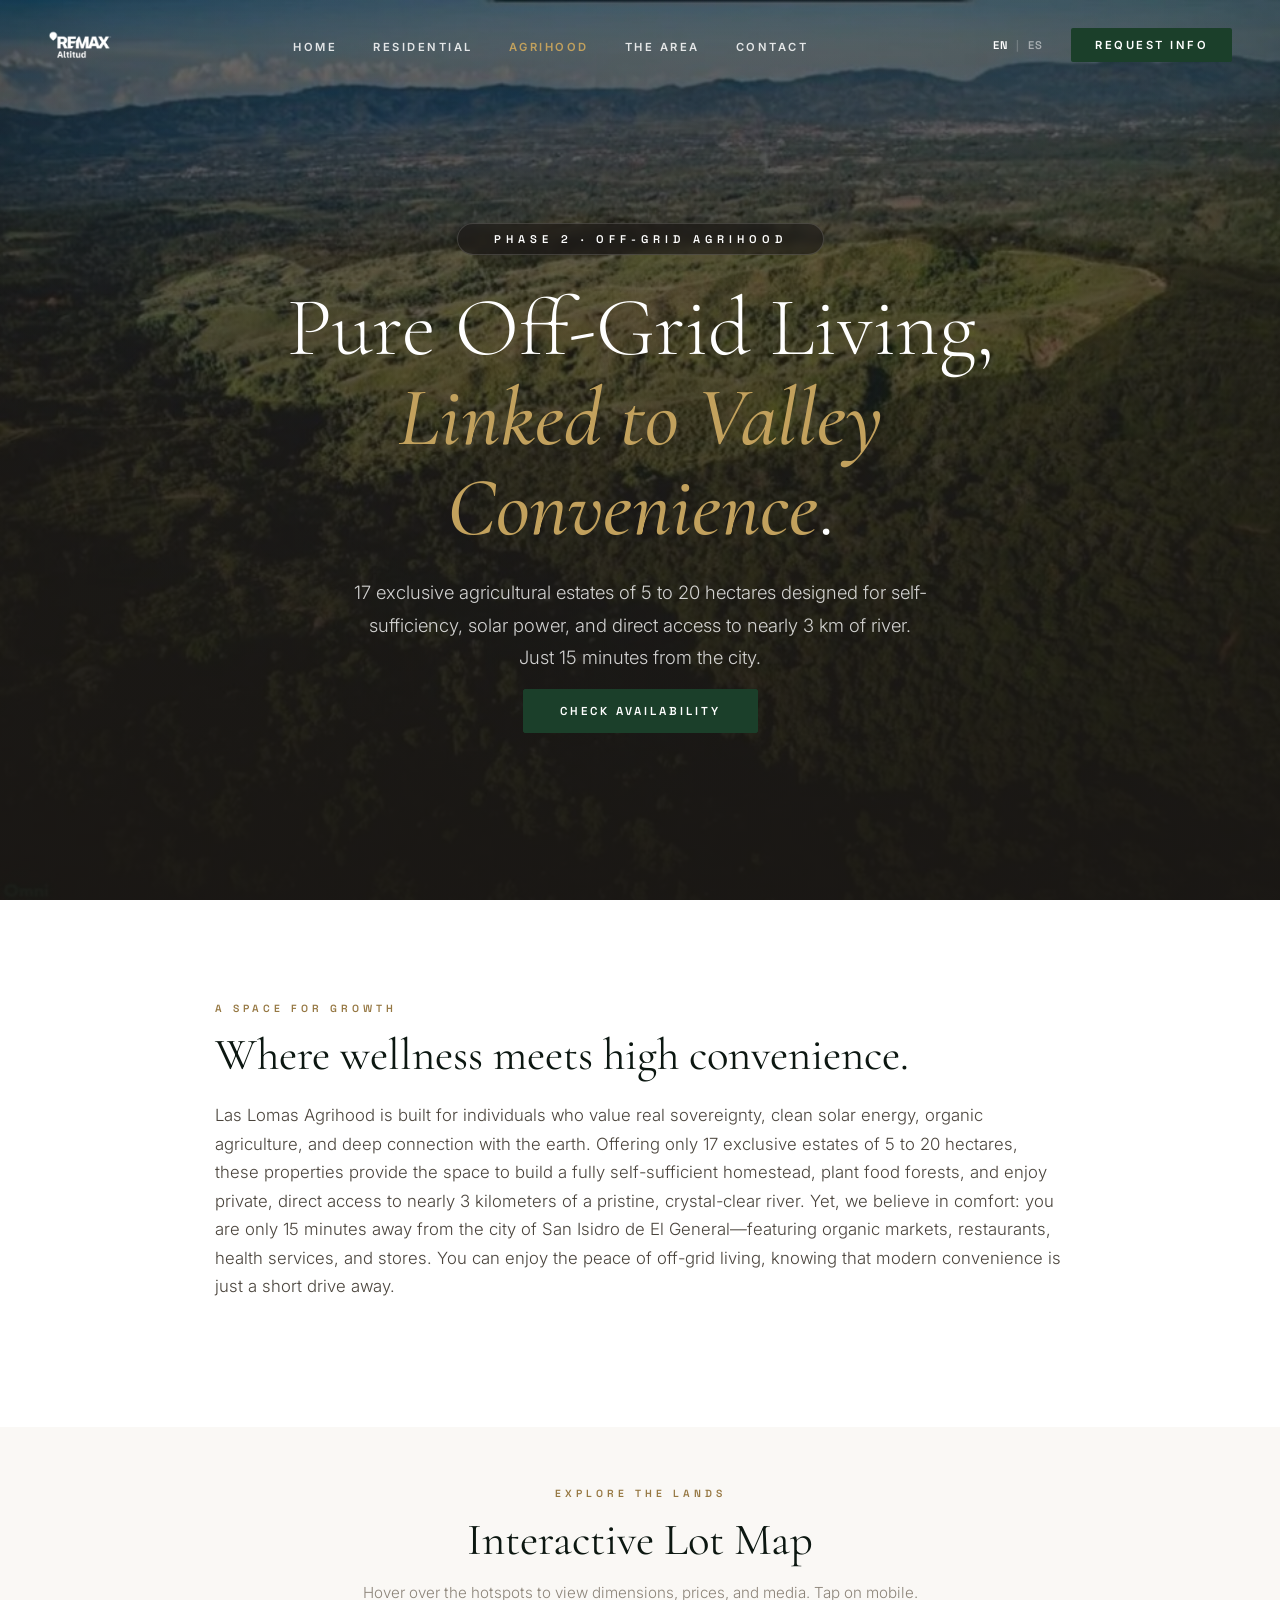
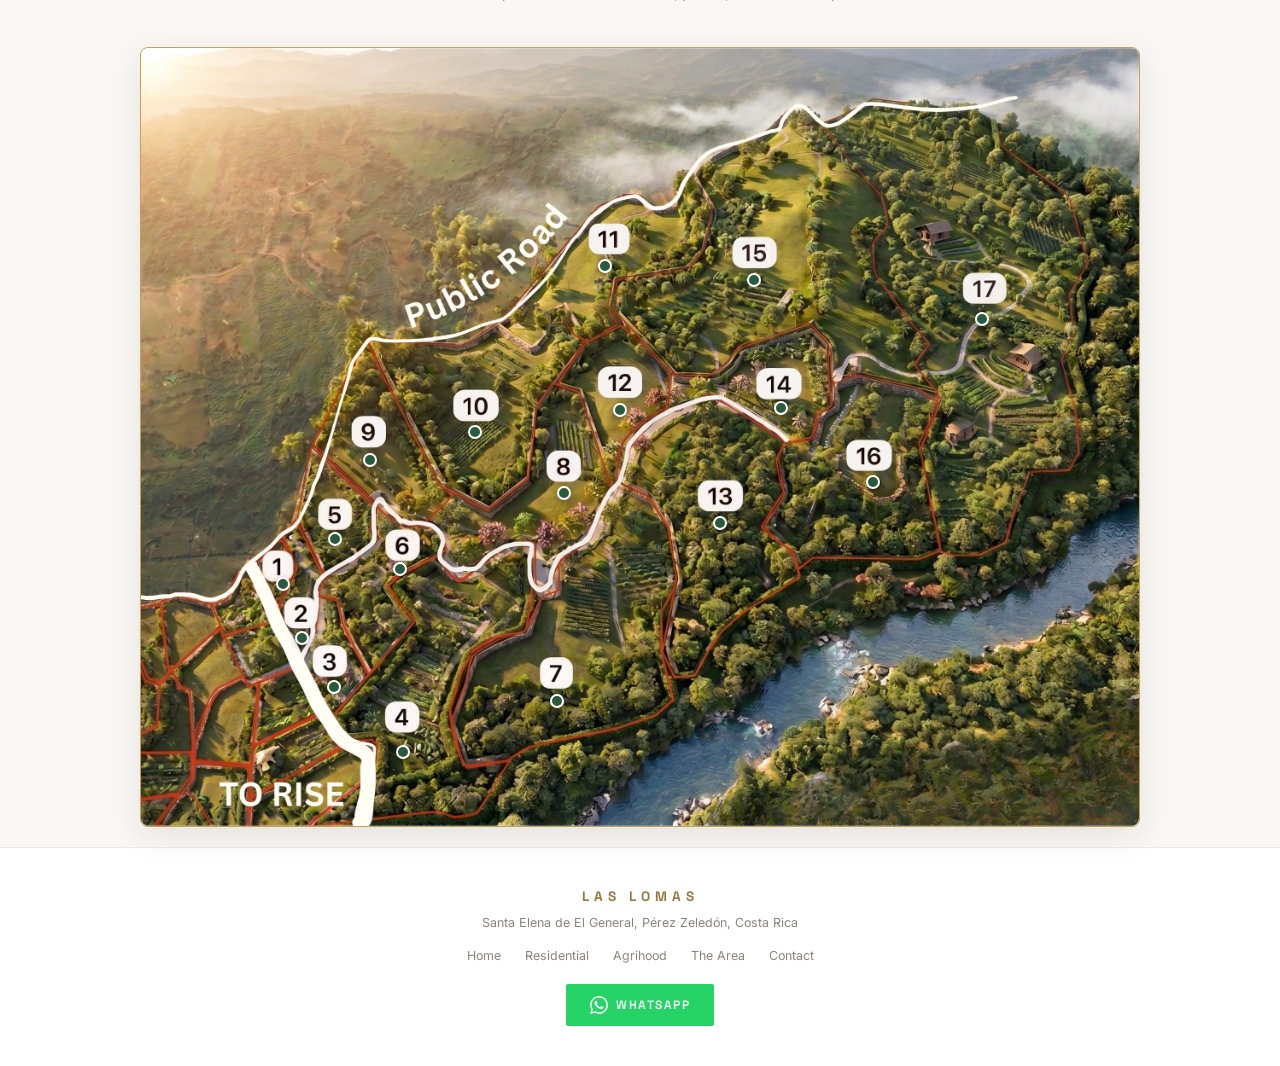
<file: website/agrihood.html>
<!DOCTYPE html>
<html lang="en">
<head>
  <meta charset="UTF-8">
  <meta name="viewport" content="width=device-width, initial-scale=1.0">
  <script>
    (function() {
      let savedLang = localStorage.getItem('preferred-lang');
      if (!savedLang) {
        const browserLang = navigator.language || navigator.userLanguage;
        savedLang = (browserLang && browserLang.startsWith('es')) ? 'es' : 'en';
      }
      document.documentElement.setAttribute('lang', savedLang);
    })();
  </script>
  <title>Las Lomas Agrihood · Off-Grid Freedom &amp; Self-Sufficiency</title>
  <meta name="description" content="17 exclusive agricultural estates of 5 to 20 hectares designed for self-sufficiency. Pristine well water, fertile soil, views, and direct private access to nearly 3 km of river.">
  <link rel="stylesheet" href="styles.css">
  <link rel="canonical" href="https://laslomas.cr/agrihood">
  
  <!-- Open Graph / Facebook -->
  <meta property="og:type" content="website">
  <meta property="og:url" content="https://laslomas.cr/agrihood">
  <meta property="og:title" content="Las Lomas Agrihood · Off-Grid Freedom &amp; Self-Sufficiency">
  <meta property="og:description" content="17 exclusive agricultural estates of 5 to 20 hectares designed for self-sufficiency. Pristine well water, fertile soil, views, and direct private access to nearly 3 km of river.">
  <meta property="og:image" content="https://laslomas.cr/images/land-aerial-forest.jpg">
  <meta property="og:locale" content="en_US">
  <meta property="og:locale:alternate" content="es_CR">
  
  <!-- Twitter -->
  <meta name="twitter:card" content="summary_large_image">
  <meta name="twitter:url" content="https://laslomas.cr/agrihood">
  <meta name="twitter:title" content="Las Lomas Agrihood · Off-Grid Freedom &amp; Self-Sufficiency">
  <meta name="twitter:description" content="17 exclusive agricultural estates of 5 to 20 hectares designed for self-sufficiency. Pristine well water, fertile soil, views, and direct private access to nearly 3 km of river.">
  <meta name="twitter:image" content="https://laslomas.cr/images/land-aerial-forest.jpg">
  
  <!-- AI / Search Engine JSON-LD Schema -->
  <script type="application/ld+json">
  {
    "@context": "https://schema.org",
    "@graph": [
      {
        "@type": "RealEstateProject",
        "@id": "https://laslomas.cr/agrihood/#project",
        "name": "Las Lomas Agrihood",
        "description": "Phase 2 of Las Lomas featuring 17 exclusive agricultural estates of 5 to 20 hectares designed for self-sufficiency, solar power, and direct access to nearly 3 km of crystalline river.",
        "url": "https://laslomas.cr/agrihood",
        "image": "https://laslomas.cr/images/land-aerial-forest.jpg",
        "location": {
          "@type": "Place",
          "name": "Santa Elena, Pérez Zeledón, Costa Rica",
          "address": {
            "@type": "PostalAddress",
            "addressLocality": "Santa Elena de El General",
            "addressRegion": "Pérez Zeledón",
            "addressCountry": "CR"
          }
        },
        "priceRange": "$190,000 - $2,500,000"
      },
      {
        "@type": "ItemList",
        "name": "Las Lomas Agrihood Estates Listing",
        "description": "Available 5 to 20 hectare agricultural estates for sale in Phase 2 of Las Lomas",
        "numberOfItems": 17,
        "itemListElement": [
          {
            "@type": "ListItem",
            "position": 1,
            "item": {
              "@type": "Product",
              "name": "Agrihood Lot 1",
              "description": "0.5 hectares lot with a 2-bedroom house at Las Lomas Agrihood",
              "offers": {
                "@type": "Offer",
                "price": "250000",
                "priceCurrency": "USD",
                "availability": "https://schema.org/InStock"
              }
            }
          },
          {
            "@type": "ListItem",
            "position": 2,
            "item": {
              "@type": "Product",
              "name": "Agrihood Lot 2",
              "description": "1.5 hectares lot at Las Lomas Agrihood",
              "offers": {
                "@type": "Offer",
                "price": "190000",
                "priceCurrency": "USD",
                "availability": "https://schema.org/InStock"
              }
            }
          },
          {
            "@type": "ListItem",
            "position": 3,
            "item": {
              "@type": "Product",
              "name": "Agrihood Lot 3",
              "description": "1.5 hectares lot at Las Lomas Agrihood",
              "offers": {
                "@type": "Offer",
                "price": "190000",
                "priceCurrency": "USD",
                "availability": "https://schema.org/InStock"
              }
            }
          },
          {
            "@type": "ListItem",
            "position": 4,
            "item": {
              "@type": "Product",
              "name": "Agrihood Lot 4",
              "description": "10.0 hectares lot with river access at Las Lomas Agrihood",
              "offers": {
                "@type": "Offer",
                "price": "800000",
                "priceCurrency": "USD",
                "availability": "https://schema.org/InStock"
              }
            }
          },
          {
            "@type": "ListItem",
            "position": 5,
            "item": {
              "@type": "Product",
              "name": "Agrihood Lot 5",
              "description": "2.2 hectares lot at Las Lomas Agrihood",
              "offers": {
                "@type": "Offer",
                "price": "250000",
                "priceCurrency": "USD",
                "availability": "https://schema.org/InStock"
              }
            }
          },
          {
            "@type": "ListItem",
            "position": 6,
            "item": {
              "@type": "Product",
              "name": "Agrihood Lot 6",
              "description": "3.3 hectares lot at Las Lomas Agrihood",
              "offers": {
                "@type": "Offer",
                "price": "360000",
                "priceCurrency": "USD",
                "availability": "https://schema.org/InStock"
              }
            }
          },
          {
            "@type": "ListItem",
            "position": 7,
            "item": {
              "@type": "Product",
              "name": "Agrihood Lot 7",
              "description": "12.0 hectares lot with river access at Las Lomas Agrihood",
              "offers": {
                "@type": "Offer",
                "price": "950000",
                "priceCurrency": "USD",
                "availability": "https://schema.org/InStock"
              }
            }
          },
          {
            "@type": "ListItem",
            "position": 8,
            "item": {
              "@type": "Product",
              "name": "Agrihood Lot 8",
              "description": "7.0 hectares lot at Las Lomas Agrihood",
              "offers": {
                "@type": "Offer",
                "price": "650000",
                "priceCurrency": "USD",
                "availability": "https://schema.org/InStock"
              }
            }
          },
          {
            "@type": "ListItem",
            "position": 9,
            "item": {
              "@type": "Product",
              "name": "Agrihood Lot 9",
              "description": "4.6 hectares lot at Las Lomas Agrihood",
              "offers": {
                "@type": "Offer",
                "price": "430000",
                "priceCurrency": "USD",
                "availability": "https://schema.org/InStock"
              }
            }
          },
          {
            "@type": "ListItem",
            "position": 10,
            "item": {
              "@type": "Product",
              "name": "Agrihood Lot 10",
              "description": "10.0 hectares lot with a 2-bedroom house at Las Lomas Agrihood",
              "offers": {
                "@type": "Offer",
                "price": "900000",
                "priceCurrency": "USD",
                "availability": "https://schema.org/InStock"
              }
            }
          },
          {
            "@type": "ListItem",
            "position": 11,
            "item": {
              "@type": "Product",
              "name": "Agrihood Lot 11",
              "description": "6.7 hectares lot at Las Lomas Agrihood",
              "offers": {
                "@type": "Offer",
                "price": "600000",
                "priceCurrency": "USD",
                "availability": "https://schema.org/InStock"
              }
            }
          },
          {
            "@type": "ListItem",
            "position": 12,
            "item": {
              "@type": "Product",
              "name": "Agrihood Lot 12",
              "description": "3.7 hectares lot at Las Lomas Agrihood",
              "offers": {
                "@type": "Offer",
                "price": "380000",
                "priceCurrency": "USD",
                "availability": "https://schema.org/InStock"
              }
            }
          },
          {
            "@type": "ListItem",
            "position": 13,
            "item": {
              "@type": "Product",
              "name": "Agrihood Lot 13",
              "description": "10.0 hectares lot with river access at Las Lomas Agrihood",
              "offers": {
                "@type": "Offer",
                "price": "800000",
                "priceCurrency": "USD",
                "availability": "https://schema.org/InStock"
              }
            }
          },
          {
            "@type": "ListItem",
            "position": 14,
            "item": {
              "@type": "Product",
              "name": "Agrihood Lot 14",
              "description": "4.3 hectares lot at Las Lomas Agrihood",
              "offers": {
                "@type": "Offer",
                "price": "400000",
                "priceCurrency": "USD",
                "availability": "https://schema.org/InStock"
              }
            }
          },
          {
            "@type": "ListItem",
            "position": 15,
            "item": {
              "@type": "Product",
              "name": "Agrihood Lot 15",
              "description": "21.3 hectares lot with a 2-bedroom house at Las Lomas Agrihood",
              "offers": {
                "@type": "Offer",
                "price": "2000000",
                "priceCurrency": "USD",
                "availability": "https://schema.org/InStock"
              }
            }
          },
          {
            "@type": "ListItem",
            "position": 16,
            "item": {
              "@type": "Product",
              "name": "Agrihood Lot 16",
              "description": "9.0 hectares lot with river access at Las Lomas Agrihood",
              "offers": {
                "@type": "Offer",
                "price": "900000",
                "priceCurrency": "USD",
                "availability": "https://schema.org/InStock"
              }
            }
          },
          {
            "@type": "ListItem",
            "position": 17,
            "item": {
              "@type": "Product",
              "name": "Agrihood Lot 17",
              "description": "27.0 hectares lot with river access at Las Lomas Agrihood",
              "offers": {
                "@type": "Offer",
                "price": "2500000",
                "priceCurrency": "USD",
                "availability": "https://schema.org/InStock"
              }
            }
          }
        ]
      }
    ]
  }
  </script>
</head>
<body>

  <!-- ═══ Navigation ═══ -->
  <nav class="nav" id="main-nav">
    <a href="/" class="nav-logo"><img src="images/logo-altitud.png" alt="RE/MAX Altitud" class="nav-logo-img"></a>
    <ul class="nav-links">
      <li><a href="/">
        <span class="lang-en">Home</span>
        <span class="lang-es">Inicio</span>
      </a></li>
      <li><a href="/residential">
        <span class="lang-en">Residential</span>
        <span class="lang-es">Residencial</span>
      </a></li>
      <li><a href="/agrihood" class="active">
        <span class="lang-en">Agrihood</span>
        <span class="lang-es">Agrihood</span>
      </a></li>
      <li><a href="/zone">
        <span class="lang-en">The Area</span>
        <span class="lang-es">La Zona</span>
      </a></li>
      <li><a href="/contact">
        <span class="lang-en">Contact</span>
        <span class="lang-es">Contacto</span>
      </a></li>
    </ul>
    <div style="display: flex; align-items: center; gap: 12px;">
      <div class="lang-selector">
        <button class="lang-btn active" data-lang="en" onclick="setLanguage('en')">EN</button>
        <span class="lang-divider">|</span>
        <button class="lang-btn" data-lang="es" onclick="setLanguage('es')">ES</button>
      </div>
      <a href="/contact" class="nav-cta">
        <span class="lang-en">Request Info</span>
        <span class="lang-es">Solicitar Info</span>
      </a>
      
      <!-- Hamburger Menu Toggle Button -->
      <button class="nav-menu-toggle" id="menu-toggle" aria-label="Toggle Menu">
        <span class="hamburger-line"></span>
        <span class="hamburger-line"></span>
        <span class="hamburger-line"></span>
      </button>
    </div>
  </nav>

  <!-- ═══ Hero ═══ -->
  <section class="hero" id="hero" style="background-image: linear-gradient(rgba(26,23,20,0.35), rgba(26,23,20,0.65)), url('images/land-aerial-forest.jpg'); background-size: cover; background-position: center;">
    <div class="hero-overlay" style="background: linear-gradient(to bottom, rgba(26,23,20,0.2) 0%, rgba(26,23,20,0.4) 40%, rgba(26,23,20,0.8) 100%);"></div>
    <div class="hero-content" style="max-width: 900px;">
      <div class="hero-tag">
        <span></span>
        <span class="lang-en">Phase 2 · Off-Grid Agrihood</span>
        <span class="lang-es">Fase 2 · Agrihood Autosuficiente</span>
        <span></span>
      </div>
      <h1 class="hero-title">
        <span class="lang-en">Pure Off-Grid Living,<br><em>Linked to Valley Convenience</em>.</span>
        <span class="lang-es">Vida Off-Grid Pura,<br><em>Con la Comodidad del Valle</em>.</span>
      </h1>
      <p class="hero-subtitle">
        <span class="lang-en">17 exclusive agricultural estates of 5 to 20 hectares designed for self-sufficiency, solar power, and direct access to nearly 3 km of river. Just 15 minutes from the city.</span>
        <span class="lang-es">17 exclusivas fincas agrícolas de 5 a 20 hectáreas diseñadas para autosuficiencia, energía solar limpia y acceso directo a casi 3 km de río. A solo 15 minutos de la ciudad.</span>
      </p>
      <div class="hero-actions">
        <a href="#masterplan" class="btn-primary">
          <span class="lang-en">Check Availability</span>
          <span class="lang-es">Ver Disponibilidad</span>
        </a>
      </div>
    </div>
  </section>

  <!-- ═══ Overview Description ═══ -->
  <section class="section property-section">
    <div class="section-inner" style="max-width: 850px;">
      <div class="section-tag reveal">
        <span class="lang-en">A space for growth</span>
        <span class="lang-es">Un espacio de crecimiento</span>
      </div>
      <h2 class="section-title reveal">
        <span class="lang-en">Where wellness meets high convenience.</span>
        <span class="lang-es">Donde el bienestar se une con la comodidad.</span>
      </h2>
      <p class="section-subtitle reveal" style="max-width: 100%; font-size: 1.05rem; line-height: 1.7; margin-bottom: 24px;">
        <span class="lang-en">Las Lomas Agrihood is built for individuals who value real sovereignty, clean solar energy, organic agriculture, and deep connection with the earth. Offering only 17 exclusive estates of 5 to 20 hectares, these properties provide the space to build a fully self-sufficient homestead, plant food forests, and enjoy private, direct access to nearly 3 kilometers of a pristine, crystal-clear river. Yet, we believe in comfort: you are only 15 minutes away from the city of San Isidro de El General—featuring organic markets, restaurants, health services, and stores. You can enjoy the peace of off-grid living, knowing that modern convenience is just a short drive away.</span>
        <span class="lang-es">Las Lomas Agrihood está diseñado para personas que valoran la soberanía real, la energía solar limpia, la agricultura orgánica y una conexión profunda con la tierra. Con solo 17 exclusivas fincas de 5 a 20 hectáreas, estas propiedades ofrecen el espacio ideal para construir una granja autosuficiente, sembrar bosques de alimentos y disfrutar de acceso directo y privado a casi 3 kilómetros de un río cristalino. Y como valoramos la comodidad, estás a solo 15 minutos de la activa ciudad de San Isidro de El General—con sus ferias orgánicas, restaurantes de calidad, servicios médicos y tiendas. Disfruta de la paz de la vida off-grid, con la tranquilidad de tener la comodidad moderna a minutos de distancia.</span>
      </p>
    </div>
  </section>

  <!-- ═══ Interactive Masterplan Section ═══ -->
  <section class="section masterplan-section" id="masterplan" style="background:var(--cream); padding-top: 60px; padding-bottom: 20px;">
    <div class="section-inner" style="max-width: 1000px; text-align: center;">
      <div class="section-tag reveal">
        <span class="lang-en">Explore the Lands</span>
        <span class="lang-es">Explora el Terreno</span>
      </div>
      <h2 class="section-title reveal" style="margin-bottom: 12px;">
        <span class="lang-en">Interactive Lot Map</span>
        <span class="lang-es">Mapa de Lotes Interactivo</span>
      </h2>
      <p class="section-subtitle reveal" style="margin-bottom: 40px; font-size: 0.95rem; color: var(--text-muted); max-width: 100%;">
        <span class="lang-en">Hover over the hotspots to view dimensions, prices, and media. Tap on mobile.</span>
        <span class="lang-es">Pasa el cursor sobre los puntos para ver dimensiones, precios y multimedia. Toca en móviles.</span>
      </p>

      <!-- The Interactive Map Container -->
      <div class="interactive-map-container reveal" id="interactive-map">
        <img src="images/Las_Lomas-agri.png" alt="Las Lomas Agrihood Masterplan" style="width: 100%; height: auto; display: block;">
        
        <!-- Hotspots for Lot 1 to 17 (Initially laid out in a grid for editor positioning) -->
        <div class="map-pin" data-lot="1" style="top: 68.9%; left: 14.2%;"></div>
        <div class="map-pin" data-lot="2" style="top: 75.8%; left: 16.1%;"></div>
        <div class="map-pin" data-lot="3" style="top: 82.1%; left: 19.3%;"></div>
        <div class="map-pin" data-lot="4" style="top: 90.4%; left: 26.3%;"></div>
        <div class="map-pin" data-lot="5" style="top: 63.1%; left: 19.4%;"></div>
        <div class="map-pin" data-lot="6" style="top: 66.9%; left: 26%;"></div>
        <div class="map-pin" data-lot="7" style="top: 83.9%; left: 41.7%;"></div>
        <div class="map-pin" data-lot="8" style="top: 57.2%; left: 42.4%;"></div>
        <div class="map-pin" data-lot="9" style="top: 52.9%; left: 22.9%;"></div>
        <div class="map-pin" data-lot="10" style="top: 49.3%; left: 33.5%;"></div>
        <div class="map-pin" data-lot="11" style="top: 28%; left: 46.5%;"></div>
        <div class="map-pin" data-lot="12" style="top: 46.5%; left: 48%;"></div>
        <div class="map-pin" data-lot="13" style="top: 61.1%; left: 58%;"></div>
        <div class="map-pin" data-lot="14" style="top: 46.3%; left: 64.1%;"></div>
        <div class="map-pin" data-lot="15" style="top: 29.8%; left: 61.4%;"></div>
        <div class="map-pin" data-lot="16" style="top: 55.8%; left: 73.3%;"></div>
        <div class="map-pin" data-lot="17" style="top: 34.8%; left: 84.3%;"></div>

        <!-- Tooltip Card (Starts Hidden) -->
        <div class="lot-tooltip-card" id="lot-tooltip-card">
          <button class="lot-card-close" onclick="hideTooltip(); event.stopPropagation();" aria-label="Close">&times;</button>
          <div class="lot-card-header">Lote 01</div>
          <div class="lot-card-body">
            <div class="lot-info-item">
              <span class="info-label">
                <span class="lang-en">Size:</span>
                <span class="lang-es">Tamaño:</span>
              </span>
              <span class="info-value" id="lot-size-val">0.5 Hectáreas</span>
            </div>
            <div class="lot-info-item">
              <span class="info-label">
                <span class="lang-en">Price:</span>
                <span class="lang-es">Precio:</span>
              </span>
              <span class="info-value" id="lot-price-val">$250,000 USD</span>
            </div>
            <div class="lot-info-item" id="lot-river-access-item" style="display: none; align-items: center; gap: 8px;">
              <span class="info-label" style="color: var(--emerald-light); font-size: 1.1rem; display: inline-flex; align-items: center;">🌊</span>
              <span class="info-value" style="color: var(--emerald-light); font-weight: 600;">
                <span class="lang-en">River Access</span>
                <span class="lang-es">Acceso al Río</span>
              </span>
            </div>
            <div class="lot-info-item" id="lot-custom-note-item" style="display: none; align-items: center; gap: 8px;">
              <span class="info-label" id="lot-custom-note-icon" style="color: var(--gold-light); font-size: 1.1rem; display: inline-flex; align-items: center;">🏡</span>
              <span class="info-value" id="lot-custom-note-val" style="color: var(--gold-light); font-weight: 600;"></span>
            </div>
            <!-- Quick Media Simulator Links -->
            <div class="lot-media-links">
              <button onclick="openMediaSimulator('photo')" title="Photos" class="media-btn">📷</button>
              <button onclick="openMediaSimulator('video')" title="Video" class="media-btn">🎥</button>
              <button onclick="openMediaSimulator('360')" title="360 View" class="media-btn">🔄</button>
            </div>
          </div>
          <div class="lot-card-footer">
            <button onclick="enquireLot()" class="lot-enquire-btn">
              <span class="lang-en">Enquire Lot</span>
              <span class="lang-es">Consultar Lote</span>
            </button>
          </div>
        </div>
      </div>
    </div>
  </section>

  <!-- Media Simulation Modal (Starts Hidden) -->
  <div class="media-modal-overlay" id="media-modal" onclick="closeMediaSimulator(event)">
    <div class="media-modal-content" onclick="event.stopPropagation()">
      <button class="media-modal-close" onclick="closeMediaSimulator(event)">×</button>
      <h3 class="media-modal-title" id="media-modal-title">Tour Lote</h3>
      <div class="media-modal-body" id="media-modal-body">
        <!-- Dynamic Content (Img or Video) goes here -->
      </div>
    </div>
  </div>

  <!-- ═══ Footer ═══ -->
  <footer class="footer">
    <div class="footer-brand">LAS LOMAS</div>
    <p>Santa Elena de El General, Pérez Zeledón, Costa Rica</p>
    <ul class="footer-links">
      <li><a href="/">
        <span class="lang-en">Home</span>
        <span class="lang-es">Inicio</span>
      </a></li>
      <li><a href="/residential">
        <span class="lang-en">Residential</span>
        <span class="lang-es">Residencial</span>
      </a></li>
      <li><a href="/agrihood">
        <span class="lang-en">Agrihood</span>
        <span class="lang-es">Agrihood</span>
      </a></li>
      <li><a href="/zone">
        <span class="lang-en">The Area</span>
        <span class="lang-es">La Zona</span>
      </a></li>
      <li><a href="/contact">
        <span class="lang-en">Contact</span>
        <span class="lang-es">Contacto</span>
      </a></li>
    </ul>
    <div class="footer-contact">
      <a href="https://wa.me/50662170977?text=Hola,%20estoy%20interesado%20en%20los%20lotes%20de%20Las%20Lomas" target="_blank" class="btn-whatsapp">
        <svg viewBox="0 0 24 24"><path d="M17.472 14.382c-.297-.149-1.758-.867-2.03-.967-.273-.099-.471-.148-.67.15-.197.297-.767.966-.94 1.164-.173.199-.347.223-.644.075-.297-.15-1.255-.463-2.39-1.475-.883-.788-1.48-1.761-1.653-2.059-.173-.297-.018-.458.13-.606.134-.133.298-.347.446-.52.149-.174.198-.298.298-.497.099-.198.05-.371-.025-.52-.075-.149-.669-1.612-.916-2.207-.242-.579-.487-.5-.669-.51-.173-.008-.371-.01-.57-.01-.198 0-.52.074-.792.372-.272.297-1.04 1.016-1.04 2.479 0 1.462 1.065 2.875 1.213 3.074.149.198 2.096 3.2 5.077 4.487.709.306 1.262.489 1.694.625.712.227 1.36.195 1.871.118.571-.085 1.758-.719 2.006-1.413.248-.694.248-1.289.173-1.413-.074-.124-.272-.198-.57-.347m-5.421 7.403h-.004a9.87 9.87 0 01-5.031-1.378l-.361-.214-3.741.982.998-3.648-.235-.374a9.86 9.86 0 01-1.51-5.26c.001-5.45 4.436-9.884 9.888-9.884 2.64 0 5.122 1.03 6.988 2.898a9.825 9.825 0 012.893 6.994c-.003 5.45-4.437 9.884-9.885 9.884m8.413-18.297A11.815 11.815 0 0012.05 0C5.495 0 .16 5.335.157 11.892c0 2.096.547 4.142 1.588 5.945L.057 24l6.305-1.654a11.882 11.882 0 005.683 1.448h.005c6.554 0 11.89-5.335 11.893-11.893a11.821 11.821 0 00-3.48-8.413z"/></svg>
        WhatsApp
      </a>
    </div>
  </footer>

  <script>
    const nav = document.getElementById('main-nav');
    window.addEventListener('scroll', () => nav.classList.toggle('scrolled', window.scrollY > 60));

    // Responsive Mobile Menu mechanism
    const menuToggle = document.getElementById('menu-toggle');
    const navLinks = document.querySelector('.nav-links');
    if (menuToggle && navLinks) {
      menuToggle.addEventListener('click', () => {
        const isOpen = menuToggle.classList.toggle('open');
        navLinks.classList.toggle('active');
        document.body.classList.toggle('no-scroll', isOpen);
      });
      // Close menu when clicking a link
      navLinks.querySelectorAll('a').forEach(link => {
        link.addEventListener('click', () => {
          menuToggle.classList.remove('open');
          navLinks.classList.remove('active');
          document.body.classList.remove('no-scroll');
        });
      });
    }

    const reveals = document.querySelectorAll('.reveal');
    const observer = new IntersectionObserver((entries) => {
      entries.forEach((e, i) => {
        if (e.isIntersecting) {
          setTimeout(() => e.target.classList.add('visible'), i * 80);
          observer.unobserve(e.target);
        }
      });
    }, { threshold: 0.15 });
    reveals.forEach(el => observer.observe(el));

    // Language Selector Mechanism
    function setLanguage(lang) {
      document.documentElement.setAttribute('lang', lang);
      localStorage.setItem('preferred-lang', lang);
      
      // Update page metadata
      const pageTitles = {
        en: "Las Lomas Agrihood · Off-Grid Freedom & Sovereignty",
        es: "Las Lomas Agrihood · Libertad Off-Grid y Soberanía"
      };
      const pageDescriptions = {
        en: "17 exclusive agricultural estates of 5 to 20 hectares designed for self-sufficiency. Pristine well water, fertile soil, views, and direct private access to nearly 3 km of river.",
        es: "17 exclusivas fincas de 5 a 20 hectáreas para autosuficiencia. Agua de pozo, tierra fértil, vistas y acceso privado a casi 3 km de río."
      };
      document.title = pageTitles[lang];
      const metaDesc = document.querySelector('meta[name="description"]');
      if (metaDesc) metaDesc.setAttribute('content', pageDescriptions[lang]);

      // Update OpenGraph & Twitter tags dynamically
      const metaOgTitle = document.querySelector('meta[property="og:title"]');
      const metaOgDesc = document.querySelector('meta[property="og:description"]');
      const metaTwTitle = document.querySelector('meta[name="twitter:title"]');
      const metaTwDesc = document.querySelector('meta[name="twitter:description"]');
      if (metaOgTitle) metaOgTitle.setAttribute('content', pageTitles[lang]);
      if (metaOgDesc) metaOgDesc.setAttribute('content', pageDescriptions[lang]);
      if (metaTwTitle) metaTwTitle.setAttribute('content', pageTitles[lang]);
      if (metaTwDesc) metaTwDesc.setAttribute('content', pageDescriptions[lang]);

      // Update placeholders
      document.querySelectorAll('[data-placeholder-en]').forEach(el => {
        el.placeholder = el.getAttribute(`data-placeholder-${lang}`);
      });

      // Toggle active classes on language buttons
      document.querySelectorAll('.lang-btn').forEach(btn => {
        btn.classList.toggle('active', btn.getAttribute('data-lang') === lang);
      });
    }

    // Interactive Map Logic
    const lotMetadata = {
      1: { sizeEs: "0.5 Hectáreas (5,000 m²)", sizeEn: "0.5 Hectares (5,000 m²)", price: "$250,000", img: "images/land-highland-views.jpg", video: "https://www.w3schools.com/html/mov_bbb.mp4", view360: "images/land-aerial-valley.jpg", customNoteEs: "Casa de 2 dormitorios incluida", customNoteEn: "2-bedroom house included" },
      2: { sizeEs: "1.5 Hectáreas (15,000 m²)", sizeEn: "1.5 Hectares (15,000 m²)", price: "$190,000", img: "images/land-aerial-valley.jpg", video: "https://www.w3schools.com/html/mov_bbb.mp4", view360: "images/land-aerial-boundary.jpg" },
      3: { sizeEs: "1.5 Hectáreas (15,000 m²)", sizeEn: "1.5 Hectares (15,000 m²)", price: "$190,000", img: "images/land-aerial-boundary.jpg", video: "https://www.w3schools.com/html/mov_bbb.mp4", view360: "images/land-river-rock.jpg" },
      4: { sizeEs: "10.0 Hectáreas (100,000 m²)", sizeEn: "10.0 Hectares (100,000 m²)", price: "$800,000", img: "images/land-highland-views.jpg", video: "https://www.w3schools.com/html/mov_bbb.mp4", view360: "images/land-aerial-forest.jpg", riverAccess: true },
      5: { sizeEs: "2.2 Hectáreas (22,000 m²)", sizeEn: "2.2 Hectares (22,000 m²)", price: "$250,000", img: "images/land-aerial-forest.jpg", video: "https://www.w3schools.com/html/mov_bbb.mp4", view360: "images/land-river-rock.jpg" },
      6: { sizeEs: "3.3 Hectáreas (33,000 m²)", sizeEn: "3.3 Hectares (33,000 m²)", price: "$360,000", img: "images/land-river-rock.jpg", video: "https://www.w3schools.com/html/mov_bbb.mp4", view360: "images/land-aerial-valley.jpg" },
      7: { sizeEs: "12.0 Hectáreas (120,000 m²)", sizeEn: "12.0 Hectares (120,000 m²)", price: "$950,000", img: "images/land-highland-views.jpg", video: "https://www.w3schools.com/html/mov_bbb.mp4", view360: "images/land-aerial-boundary.jpg", riverAccess: true },
      8: { sizeEs: "7.0 Hectáreas (70,000 m²)", sizeEn: "7.0 Hectares (70,000 m²)", price: "$650,000", img: "images/land-river-rock.jpg", video: "https://www.w3schools.com/html/mov_bbb.mp4", view360: "images/land-aerial-forest.jpg" },
      9: { sizeEs: "4.6 Hectáreas (46,000 m²)", sizeEn: "4.6 Hectares (46,000 m²)", price: "$430,000", img: "images/land-aerial-valley.jpg", video: "https://www.w3schools.com/html/mov_bbb.mp4", view360: "images/land-highland-views.jpg" },
      10: { sizeEs: "10.0 Hectáreas (100,000 m²)", sizeEn: "10.0 Hectares (100,000 m²)", price: "$900,000", img: "images/land-aerial-boundary.jpg", video: "https://www.w3schools.com/html/mov_bbb.mp4", view360: "images/land-river-rock.jpg", customNoteEs: "Casa de 2 dormitorios incluida", customNoteEn: "2-bedroom house included" },
      11: { sizeEs: "6.7 Hectáreas (67,000 m²)", sizeEn: "6.7 Hectares (67,000 m²)", price: "$600,000", img: "images/land-aerial-forest.jpg", video: "https://www.w3schools.com/html/mov_bbb.mp4", view360: "images/land-aerial-valley.jpg" },
      12: { sizeEs: "3.7 Hectáreas (37,000 m²)", sizeEn: "3.7 Hectares (37,000 m²)", price: "$380,000", img: "images/land-river-rock.jpg", video: "https://www.w3schools.com/html/mov_bbb.mp4", view360: "images/land-highland-views.jpg" },
      13: { sizeEs: "10.0 Hectáreas (100,000 m²)", sizeEn: "10.0 Hectares (100,000 m²)", price: "$800,000", img: "images/land-aerial-valley.jpg", video: "https://www.w3schools.com/html/mov_bbb.mp4", view360: "images/land-aerial-boundary.jpg", riverAccess: true, customNoteEs: "Colinda con Río Las Lajas", customNoteEn: "Borders Las Lajas River" },
      14: { sizeEs: "4.3 Hectáreas (43,000 m²)", sizeEn: "4.3 Hectares (43,000 m²)", price: "$400,000", img: "images/land-aerial-boundary.jpg", video: "https://www.w3schools.com/html/mov_bbb.mp4", view360: "images/land-river-rock.jpg" },
      15: { sizeEs: "21.3 Hectáreas (213,000 m²)", sizeEn: "21.3 Hectares (213,000 m²)", price: "$2,000,000", img: "images/land-aerial-forest.jpg", video: "https://www.w3schools.com/html/mov_bbb.mp4", view360: "images/land-aerial-valley.jpg", customNoteEs: "Casa de 2 dormitorios incluida", customNoteEn: "2-bedroom house included" },
      16: { sizeEs: "9.0 Hectáreas (90,000 m²)", sizeEn: "9.0 Hectares (90,000 m²)", price: "$900,000", img: "images/land-river-rock.jpg", video: "https://www.w3schools.com/html/mov_bbb.mp4", view360: "images/land-highland-views.jpg", riverAccess: true },
      17: { sizeEs: "27.0 Hectáreas (270,000 m²)", sizeEn: "27.0 Hectares (270,000 m²)", price: "$2,500,000", img: "images/land-aerial-valley.jpg", video: "https://www.w3schools.com/html/mov_bbb.mp4", view360: "images/land-aerial-boundary.jpg", riverAccess: true }
    };

    let activeLot = null;
    const tooltipCard = document.getElementById('lot-tooltip-card');
    const sizeVal = document.getElementById('lot-size-val');
    const priceVal = document.getElementById('lot-price-val');
    const riverAccessItem = document.getElementById('lot-river-access-item');
    const customNoteItem = document.getElementById('lot-custom-note-item');
    const customNoteVal = document.getElementById('lot-custom-note-val');
    const customNoteIcon = document.getElementById('lot-custom-note-icon');
    const pins = document.querySelectorAll('.map-pin');

    function updateTooltip(lotNum) {
      const data = lotMetadata[lotNum];
      if (!data) return;

      const lang = document.documentElement.getAttribute('lang') || 'en';
      const sizeText = lang === 'es' ? data.sizeEs : data.sizeEn;

      let sizeFormatted = sizeText;
      if (sizeText) {
        const haVal = parseFloat(sizeText);
        if (!isNaN(haVal)) {
          const acreVal = (haVal * 2.47105).toFixed(1);
          sizeFormatted = lang === 'es'
            ? `${haVal.toFixed(1)} ${haVal === 1 ? 'Hectárea' : 'Hectáreas'} (${acreVal} Acres)`
            : `${haVal.toFixed(1)} ${haVal === 1 ? 'Hectare' : 'Hectares'} (${acreVal} Acres)`;
        }
      }

      document.querySelector('.lot-card-header').textContent = lang === 'es' ? `LOTE ${String(lotNum).padStart(2, '0')}` : `LOT ${String(lotNum).padStart(2, '0')}`;
      sizeVal.textContent = sizeFormatted;
      priceVal.textContent = `${data.price} USD`;

      if (data.riverAccess) {
        riverAccessItem.style.display = 'flex';
      } else {
        riverAccessItem.style.display = 'none';
      }

      if (data.customNoteEs || data.customNoteEn) {
        customNoteItem.style.display = 'flex';
        customNoteVal.textContent = lang === 'es' ? data.customNoteEs : data.customNoteEn;
        if ((data.customNoteEs && data.customNoteEs.includes('Casa')) || (data.customNoteEn && data.customNoteEn.includes('house'))) {
          customNoteIcon.textContent = '🏡';
        } else {
          customNoteIcon.textContent = '📍';
        }
      } else {
        customNoteItem.style.display = 'none';
      }

      activeLot = lotNum;
    }

    function positionTooltip(pin) {
      const topPct = pin.style.top;
      const leftPct = pin.style.left;
      tooltipCard.style.top = topPct;
      tooltipCard.style.left = leftPct;

      const topVal = parseInt(topPct, 10) || 0;
      if (topVal < 35) {
        tooltipCard.classList.add('below');
      } else {
        tooltipCard.classList.remove('below');
      }
    }

    function hideTooltip() {
      tooltipCard.classList.remove('active');
      tooltipCard.classList.remove('below');
      pins.forEach(p => p.classList.remove('active'));
      activeLot = null;
    }

    pins.forEach(pin => {
      pin.addEventListener('mouseenter', () => {
        const lotNum = pin.getAttribute('data-lot');
        pins.forEach(p => p.classList.remove('active'));
        pin.classList.add('active');
        updateTooltip(lotNum);
        positionTooltip(pin);
        tooltipCard.classList.add('active');
      });

      pin.addEventListener('click', (e) => {
        e.stopPropagation();
        const lotNum = pin.getAttribute('data-lot');
        
        if (activeLot === lotNum && tooltipCard.classList.contains('active')) {
          hideTooltip();
        } else {
          pins.forEach(p => p.classList.remove('active'));
          pin.classList.add('active');
          updateTooltip(lotNum);
          positionTooltip(pin);
          tooltipCard.classList.add('active');
        }
      });
    });

    document.addEventListener('click', (e) => {
      if (!e.target.closest('#interactive-map') && !e.target.closest('#media-modal')) {
        hideTooltip();
      }
    });

    const mediaModal = document.getElementById('media-modal');
    const mediaModalTitle = document.getElementById('media-modal-title');
    const mediaModalBody = document.getElementById('media-modal-body');

    window.openMediaSimulator = function(type) {
      if (!activeLot) return;
      const data = lotMetadata[activeLot];
      const lang = document.documentElement.getAttribute('lang') || 'en';
      
      let title = "";
      let contentHtml = "";

      if (type === 'photo') {
        title = lang === 'es' ? `Galería de Fotos - Lote ${activeLot}` : `Photo Gallery - Lot ${activeLot}`;
        contentHtml = `<img src="${data.img}" alt="Lot Photo Preview">`;
      } else if (type === 'video') {
        title = lang === 'es' ? `Vista Aérea de Dron - Lote ${activeLot}` : `Drone Aerial Tour - Lot ${activeLot}`;
        contentHtml = `
          <video autoplay loop muted playsinline controls style="width: 100%; height: 100%;">
            <source src="${data.video}" type="video/mp4">
            Your browser does not support the video tag.
          </video>
        `;
      } else if (type === '360') {
        title = lang === 'es' ? `Simulador de Vista 360° - Lote ${activeLot}` : `360° Panorama View - Lot ${activeLot}`;
        contentHtml = `<img src="${data.view360}" class="pan-360" alt="360 View Simulation">`;
      }

      mediaModalTitle.textContent = title;
      mediaModalBody.innerHTML = contentHtml;
      mediaModal.classList.add('active');
    };

    window.closeMediaSimulator = function(e) {
      mediaModal.classList.remove('active');
      mediaModalBody.innerHTML = "";
    };

    window.enquireLot = function() {
      if (!activeLot) return;
      window.location.href = `/contact?lot=${activeLot}`;
    };

    // Editor Mode: Draggable Pins
    if (window.location.search.includes('edit=true')) {
      const consoleDiv = document.createElement('div');
      consoleDiv.id = 'editor-console';
      consoleDiv.style.position = 'fixed';
      consoleDiv.style.bottom = '20px';
      consoleDiv.style.right = '20px';
      consoleDiv.style.width = '350px';
      consoleDiv.style.background = '#1A1714';
      consoleDiv.style.border = '2px solid #C2A15D';
      consoleDiv.style.borderRadius = '8px';
      consoleDiv.style.padding = '16px';
      consoleDiv.style.zIndex = '10000';
      consoleDiv.style.color = '#fff';
      consoleDiv.style.boxShadow = '0 10px 30px rgba(0,0,0,0.5)';
      consoleDiv.style.fontFamily = 'Space Grotesk, sans-serif';

      consoleDiv.innerHTML = `
        <h3 style="margin-top:0; color:#C2A15D; font-size:1.1rem; border-bottom:1px solid #333; padding-bottom:8px; font-weight:600;">Modo Editor de Lotes</h3>
        <p style="font-size:0.8rem; color:#ccc; margin-bottom:12px; line-height:1.4;">Arrastra los puntos del mapa a su posición correcta. Copia el código generado abajo y reemplázalo en tu archivo HTML.</p>
        <textarea id="coords-output-area" readonly style="width:100%; height:200px; background:#000; color:#0f0; border:1px solid #333; border-radius:4px; font-family:monospace; font-size:0.7rem; padding:8px; box-sizing:border-box; margin-bottom:12px; resize:none; outline:none;"></textarea>
        <button onclick="copyEditorCoords()" style="width:100%; background:#2D5A3F; color:#fff; border:none; padding:10px; border-radius:4px; font-weight:600; cursor:pointer; text-transform:uppercase; font-size:0.75rem; letter-spacing:1px;">Copiar Coordenadas</button>
      `;
      document.body.appendChild(consoleDiv);

      window.copyEditorCoords = function() {
        const area = document.getElementById('coords-output-area');
        area.select();
        document.execCommand('copy');
        alert('Coordenadas copiadas al portapapeles!');
      };

      const mapContainer = document.getElementById('interactive-map');
      
      function updateGeneratedCode() {
        const pinElements = Array.from(pins).sort((a, b) => {
          return parseInt(a.getAttribute('data-lot')) - parseInt(b.getAttribute('data-lot'));
        });
        
        let htmlCode = "";
        pinElements.forEach(pin => {
          const lot = pin.getAttribute('data-lot');
          const top = pin.style.top;
          const left = pin.style.left;
          htmlCode += `        <div class="map-pin" data-lot="${lot}" style="top: ${top}; left: ${left};"></div>\n`;
        });
        
        document.getElementById('coords-output-area').value = htmlCode;
      }
      
      updateGeneratedCode();

      pins.forEach(pin => {
        pin.style.cursor = 'move';
        pin.addEventListener('mousedown', dragStart);
        pin.addEventListener('touchstart', dragStart, { passive: false });

        let startX, startY;
        let pinStartTop, pinStartLeft;
        
        function dragStart(e) {
          e.preventDefault();
          startX = e.type === 'touchstart' ? e.touches[0].clientX : e.clientX;
          startY = e.type === 'touchstart' ? e.touches[0].clientY : e.clientY;
          
          const rect = pin.getBoundingClientRect();
          const containerRect = mapContainer.getBoundingClientRect();
          
          pinStartLeft = rect.left + rect.width/2 - containerRect.left;
          pinStartTop = rect.top + rect.height/2 - containerRect.top;
          
          document.addEventListener('mousemove', dragMove);
          document.addEventListener('mouseup', dragEnd);
          document.addEventListener('touchmove', dragMove, { passive: false });
          document.addEventListener('touchend', dragEnd);
        }
        
        function dragMove(e) {
          e.preventDefault();
          const currentX = e.type === 'touchmove' ? e.touches[0].clientX : e.clientX;
          const currentY = e.type === 'touchmove' ? e.touches[0].clientY : e.clientY;
          
          const dx = currentX - startX;
          const dy = currentY - startY;
          
          const containerRect = mapContainer.getBoundingClientRect();
          
          let newLeft = pinStartLeft + dx;
          let newTop = pinStartTop + dy;
          
          newLeft = Math.max(0, Math.min(containerRect.width, newLeft));
          newTop = Math.max(0, Math.min(containerRect.height, newTop));
          
          const leftPct = ((newLeft / containerRect.width) * 100).toFixed(1) + '%';
          const topPct = ((newTop / containerRect.height) * 100).toFixed(1) + '%';
          
          pin.style.left = leftPct;
          pin.style.top = topPct;
          
          if (activeLot === pin.getAttribute('data-lot')) {
            positionTooltip(pin);
          }
        }
        
        function dragEnd() {
          document.removeEventListener('mousemove', dragMove);
          document.removeEventListener('mouseup', dragEnd);
          document.removeEventListener('touchmove', dragMove);
          document.removeEventListener('touchend', dragEnd);
          updateGeneratedCode();
        }
      });
    }

    // Call once on page load to initialize button and content states
    document.addEventListener('DOMContentLoaded', () => {
      const currentLang = document.documentElement.getAttribute('lang') || 'en';
      setLanguage(currentLang);
    });
  </script>


</body>
</html>
</file>
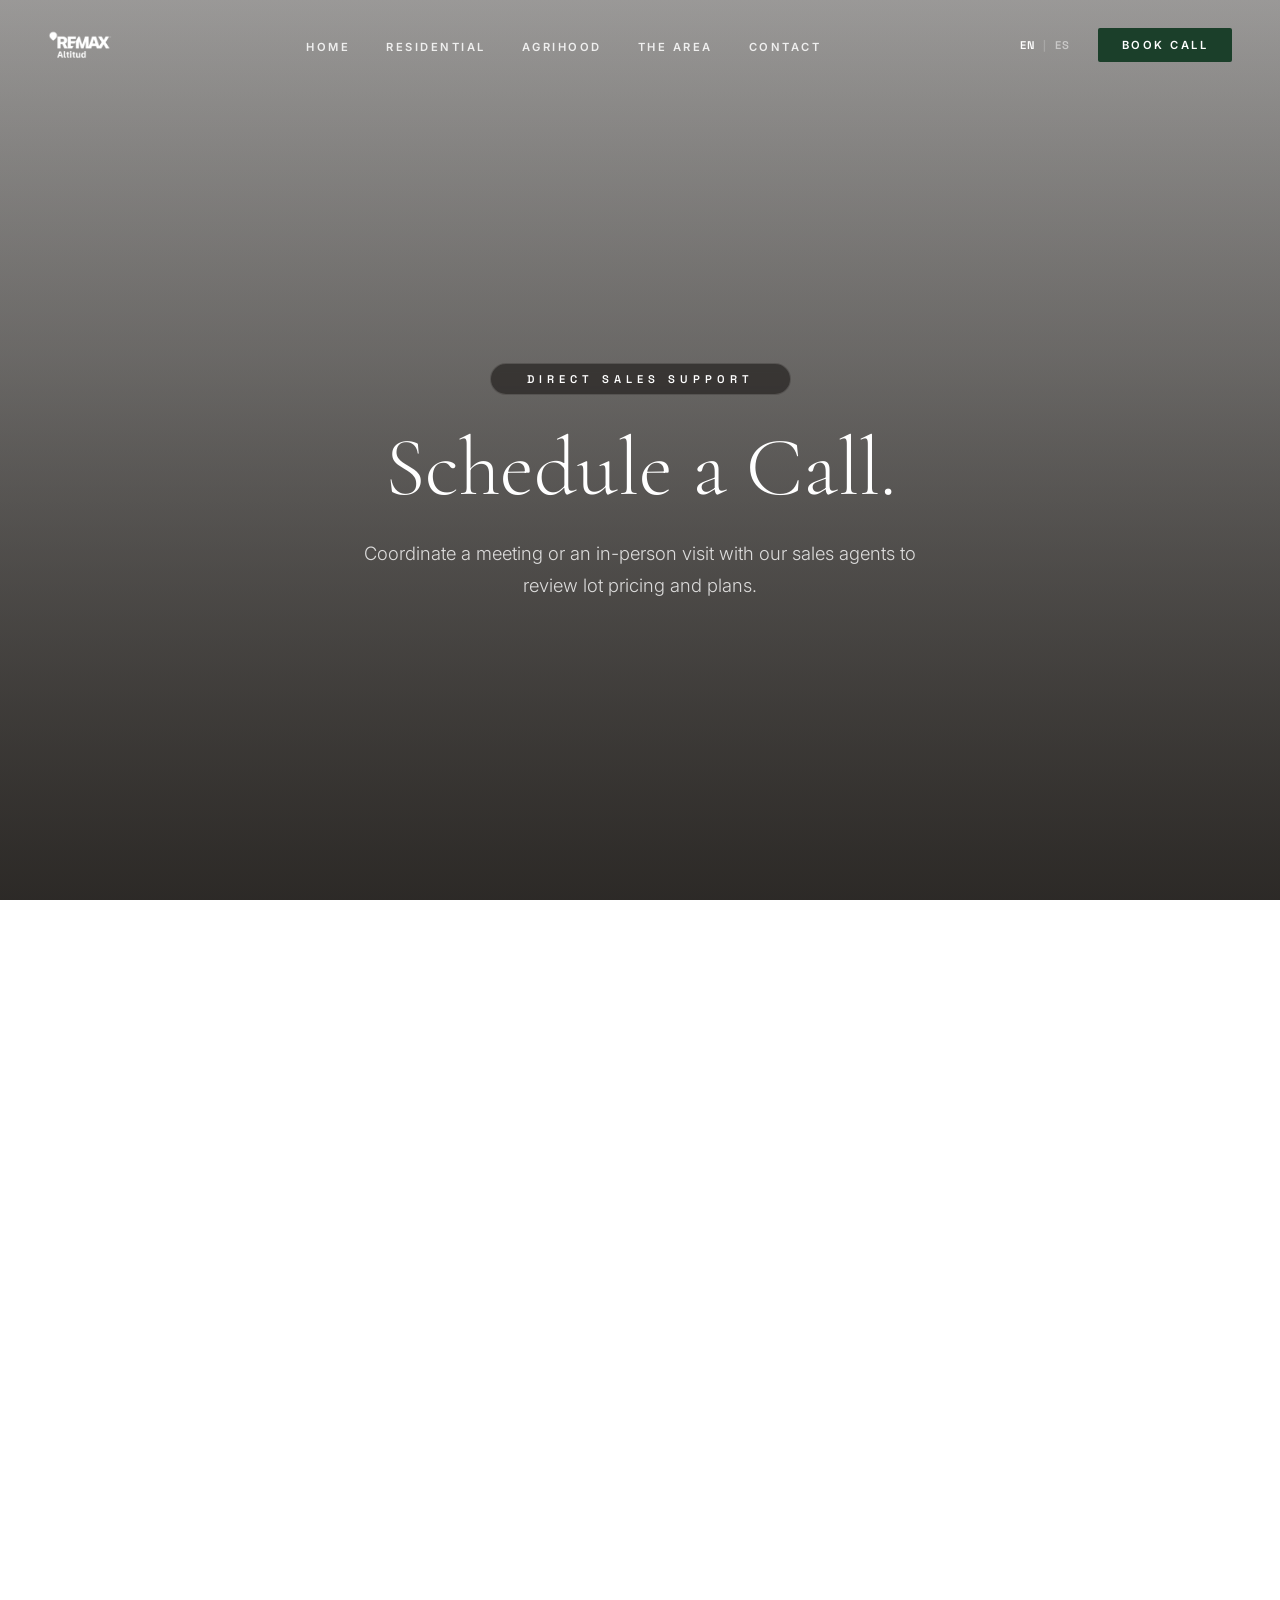
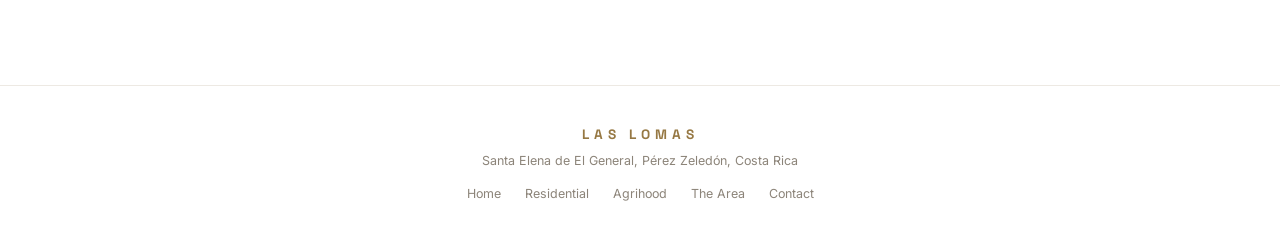
<file: website/book.html>
<!DOCTYPE html>
<html lang="en">
<head>
  <meta charset="UTF-8">
  <meta name="viewport" content="width=device-width, initial-scale=1.0">
  <script>
    (function() {
      let savedLang = localStorage.getItem('preferred-lang');
      if (!savedLang) {
        const browserLang = navigator.language || navigator.userLanguage;
        savedLang = (browserLang && browserLang.startsWith('es')) ? 'es' : 'en';
      }
      document.documentElement.setAttribute('lang', savedLang);
    })();
  </script>
  <title>Book a Meeting · Las Lomas</title>
  <meta name="description" content="Schedule a call or Zoom meeting with one of our sales agents to discuss lot segregations, pricing, and project details.">
  <link rel="stylesheet" href="styles.css">
  
  <style>
    .contact-form-container {
      max-width: 650px;
      margin: 0 auto;
      background: rgba(255,255,255,0.02);
      padding: 40px 30px;
      border-radius: 4px;
      border: 1px solid rgba(255,255,255,0.08);
    }
    .form-tabs {
      display: flex;
      background: rgba(255, 255, 255, 0.03);
      border-radius: 4px;
      padding: 4px;
      margin-bottom: 28px;
      border: 1px solid rgba(255, 255, 255, 0.08);
    }
    .form-tab-btn {
      flex: 1;
      background: none;
      border: none;
      color: rgba(255, 255, 255, 0.5);
      padding: 12px 16px;
      font-family: 'Space Grotesk', sans-serif;
      font-size: 0.8rem;
      font-weight: 600;
      letter-spacing: 1px;
      text-transform: uppercase;
      cursor: pointer;
      transition: all 0.3s ease;
      border-radius: 2px;
      text-align: center;
    }
    .form-tab-btn:hover {
      color: var(--white);
    }
    .form-tab-btn.active {
      background: var(--emerald);
      color: var(--white);
      box-shadow: 0 4px 12px rgba(27, 63, 42, 0.2);
    }
    .form-grid-2 {
      display: grid;
      grid-template-columns: 1fr 1fr;
      gap: 20px;
    }
    .slot-btn {
      background: rgba(255, 255, 255, 0.05);
      border: 1px solid rgba(255, 255, 255, 0.15);
      color: var(--white);
      padding: 10px;
      border-radius: 2px;
      cursor: pointer;
      text-align: center;
      transition: all 0.2s ease;
      font-size: 0.85rem;
    }
    .slot-btn:hover {
      background: rgba(255, 255, 255, 0.1);
      border-color: rgba(255, 255, 255, 0.3);
    }
    .slot-btn.active {
      background: var(--emerald) !important;
      border-color: var(--emerald) !important;
      color: #fff !important;
      font-weight: 600;
    }
    .slots-container {
      display: grid;
      grid-template-columns: repeat(auto-fill, minmax(80px, 1fr));
      gap: 10px;
      margin-top: 8px;
    }
    .success-box {
      background: rgba(45, 90, 63, 0.1);
      border: 1.5px solid #2D5A3F;
      padding: 30px;
      border-radius: 4px;
      text-align: center;
      color: var(--white);
    }
    .success-box h3 {
      font-family: 'Space Grotesk', sans-serif;
      font-size: 1.5rem;
      margin-bottom: 12px;
      color: #8bb395;
    }
    .zoom-btn {
      display: inline-flex;
      align-items: center;
      gap: 8px;
      background: #2D5A3F;
      color: #fff;
      padding: 12px 24px;
      text-decoration: none;
      font-weight: bold;
      border-radius: 4px;
      margin-top: 15px;
      transition: opacity 0.2s;
    }
    .zoom-btn:hover {
      opacity: 0.9;
    }
    @media (max-width: 900px) {
      .cta-inner {
        padding: 40px 24px !important;
      }
    }
    @media (max-width: 600px) {
      .contact-form-container {
        padding: 30px 20px;
      }
      .form-tab-btn {
        font-size: 0.72rem;
        padding: 10px 8px;
        letter-spacing: 0.5px;
      }
      .form-grid-2 {
        grid-template-columns: 1fr !important;
      }
    }
  </style>
</head>
<body>

  <!-- ═══ Navigation ═══ -->
  <nav class="nav" id="main-nav">
    <a href="/" class="nav-logo"><img src="images/logo-altitud.png" alt="RE/MAX Altitud" class="nav-logo-img"></a>
    <ul class="nav-links">
      <li><a href="/">
        <span class="lang-en">Home</span>
        <span class="lang-es">Inicio</span>
      </a></li>
      <li><a href="/residential">
        <span class="lang-en">Residential</span>
        <span class="lang-es">Residencial</span>
      </a></li>
      <li><a href="/agrihood">
        <span class="lang-en">Agrihood</span>
        <span class="lang-es">Agrihood</span>
      </a></li>
      <li><a href="/zone">
        <span class="lang-en">The Area</span>
        <span class="lang-es">La Zona</span>
      </a></li>
      <li><a href="/contact">
        <span class="lang-en">Contact</span>
        <span class="lang-es">Contacto</span>
      </a></li>
    </ul>
    <div style="display: flex; align-items: center; gap: 12px;">
      <div class="lang-selector">
        <button class="lang-btn active" data-lang="en" onclick="setLanguage('en')">EN</button>
        <span class="lang-divider">|</span>
        <button class="lang-btn" data-lang="es" onclick="setLanguage('es')">ES</button>
      </div>
      <a href="/book" class="nav-cta active">
        <span class="lang-en">Book Call</span>
        <span class="lang-es">Agendar</span>
      </a>
    </div>
  </nav>

  <!-- ═══ Hero ═══ -->
  <section class="hero" id="hero" style="background-image: linear-gradient(rgba(26,23,20,0.3), rgba(26,23,20,0.6));">
    <div class="hero-overlay" style="background: linear-gradient(to bottom, rgba(26,23,20,0.2) 0%, rgba(26,23,20,0.4) 40%, rgba(26,23,20,0.8) 100%);"></div>
    <div class="hero-content">
      <div class="hero-tag">
        <span></span>
        <span class="lang-en">Direct Sales Support</span>
        <span class="lang-es">Soporte Directo de Ventas</span>
        <span></span>
      </div>
      <h1 class="hero-title">
        <span class="lang-en">Schedule a Call.</span>
        <span class="lang-es">Agenda tu Llamada.</span>
      </h1>
      <p class="hero-subtitle">
        <span class="lang-en">Coordinate a meeting or an in-person visit with our sales agents to review lot pricing and plans.</span>
        <span class="lang-es">Coordina una reunión o una visita presencial con nuestros asesores para revisar precios y planos de los lotes.</span>
      </p>
    </div>
  </section>

  <!-- ═══ Booking Form Section ═══ -->
  <section style="background: var(--white); padding: 80px 24px;">
    <div class="contact-form-container reveal">
      
      <!-- Segmented 3-Tabs Selector -->
      <div class="form-tabs">
        <button id="tab-message" class="form-tab-btn" onclick="switchTab('message')" data-tab="message" type="button">
          <span class="lang-en">Send Message</span>
          <span class="lang-es">Enviar Mensaje</span>
        </button>
        <button id="tab-video" class="form-tab-btn active" onclick="switchTab('video')" data-tab="video" type="button">
          <span class="lang-en">Video Call</span>
          <span class="lang-es">Reunión Virtual</span>
        </button>
        <button id="tab-visit" class="form-tab-btn" onclick="switchTab('visit')" data-tab="visit" type="button">
          <span class="lang-en">Property Visit</span>
          <span class="lang-es">Visita Presencial</span>
        </button>
      </div>

      <div id="booking-form-container">
        <!-- Olive/Green Step Header -->
        <div id="step-progress-header" style="background: var(--emerald-light); padding: 12px 20px; border-radius: 2px; margin-bottom: 28px; display: flex; justify-content: space-between; align-items: center;">
          <span id="step-header-text" style="color: var(--white); font-family: 'Space Grotesk', sans-serif; font-size: 0.75rem; font-weight: 600; letter-spacing: 1.5px; text-transform: uppercase;">
            Step 1 of 3: Your Information
          </span>
          <div id="step-dots" style="display: flex; gap: 6px;">
            <span class="step-dot" style="width: 8px; height: 8px; background: var(--white); border-radius: 1px;"></span>
            <span class="step-dot" style="width: 8px; height: 8px; background: rgba(255,255,255,0.3); border-radius: 1px;"></span>
            <span class="step-dot" style="width: 8px; height: 8px; background: rgba(255,255,255,0.3); border-radius: 1px;"></span>
          </div>
        </div>
        
        <form onsubmit="handleFormSubmit(event)" style="text-align: left; display: flex; flex-direction: column; gap: 20px;">
          
          <!-- STEP 1 fields: Common Contact Fields -->
          <div id="fields-common-contact" style="display: flex; flex-direction: column; gap: 20px;">
            <!-- Full Name -->
            <div>
              <label style="color: var(--white); font-size: 0.75rem; letter-spacing: 1px; text-transform: uppercase; font-weight: 600; display: block; margin-bottom: 6px;">
                <span class="lang-en">Full Name</span>
                <span class="lang-es">Nombre Completo</span>
              </label>
              <input type="text" id="book-name" required data-placeholder-en="Your name" data-placeholder-es="Tu nombre" placeholder="Your name" style="width: 100%; padding: 12px 16px; background: rgba(255,255,255,0.05); border: 1px solid rgba(255,255,255,0.15); border-radius: 2px; color: var(--white); outline: none;">
            </div>
            
            <div class="form-grid-2">
              <!-- Email -->
              <div>
                <label style="color: var(--white); font-size: 0.75rem; letter-spacing: 1px; text-transform: uppercase; font-weight: 600; display: block; margin-bottom: 6px;">
                  <span class="lang-en">Email Address</span>
                  <span class="lang-es">Correo Electrónico</span>
                </label>
                <input type="email" id="book-email" required data-placeholder-en="email@example.com" data-placeholder-es="correo@ejemplo.com" placeholder="email@example.com" style="width: 100%; padding: 12px 16px; background: rgba(255,255,255,0.05); border: 1px solid rgba(255,255,255,0.15); border-radius: 2px; color: var(--white); outline: none;">
              </div>

              <!-- Phone -->
              <div>
                <label style="color: var(--white); font-size: 0.75rem; letter-spacing: 1px; text-transform: uppercase; font-weight: 600; display: block; margin-bottom: 6px;">
                  <span class="lang-en">Phone Number</span>
                  <span class="lang-es">Teléfono</span>
                </label>
                <input type="text" id="book-phone" required data-placeholder-en="+506 8888 8888" data-placeholder-es="+506 8888 8888" placeholder="+506 8888 8888" style="width: 100%; padding: 12px 16px; background: rgba(255,255,255,0.05); border: 1px solid rgba(255,255,255,0.15); border-radius: 2px; color: var(--white); outline: none;">
              </div>
            </div>
          </div>

          <!-- STEP 1 fields: Send a Message Fields (Tab 1 specific) -->
          <div id="fields-message-only" style="display: none;">
            <div style="display: flex; flex-direction: column; gap: 20px;">
              <!-- Project of Interest -->
              <div>
                <label style="color: var(--white); font-size: 0.75rem; letter-spacing: 1px; text-transform: uppercase; font-weight: 600; display: block; margin-bottom: 6px;">
                  <span class="lang-en">Project of Interest</span>
                  <span class="lang-es">Proyecto de Interés</span>
                </label>
                <select id="book-project" style="width: 100%; padding: 12px 16px; background: rgba(255,255,255,0.05); border: 1px solid rgba(255,255,255,0.15); border-radius: 2px; color: var(--white); outline: none; -webkit-appearance: none;">
                  <option value="Las Lomas Eco-Residencial (Lote 1 ha - $190,000)" data-text-en="Las Lomas Eco-Residential (1 Hectare - $190K)" data-text-es="Las Lomas Eco-Residencial (1 Hectárea - $190K)" style="background: var(--warm-gray-900);">Las Lomas Eco-Residential (1 Hectare - $190K)</option>
                  <option value="Las Lomas Agrihood (Lote 5-20 ha - Coming Soon)" data-text-en="Las Lomas Agrihood (5 to 20 Hectares - Coming Soon)" data-text-es="Las Lomas Agrihood (5 a 20 Hectáreas - Coming Soon)" style="background: var(--warm-gray-900);">Las Lomas Agrihood (5 to 20 Hectares - Coming Soon)</option>
                  <option value="Informacion General" data-text-en="General Information" data-text-es="Quiero información general" style="background: var(--warm-gray-900);">General Information</option>
                </select>
              </div>

              <!-- Message -->
              <div>
                <label style="color: var(--white); font-size: 0.75rem; letter-spacing: 1px; text-transform: uppercase; font-weight: 600; display: block; margin-bottom: 6px;">
                  <span class="lang-en">Message (Optional)</span>
                  <span class="lang-es">Mensaje (Opcional)</span>
                </label>
                <textarea id="book-message" rows="4" data-placeholder-en="Tell us more about what you are looking for..." data-placeholder-es="Cuéntanos más sobre lo que buscas..." placeholder="Tell us more about what you are looking for..." style="width: 100%; padding: 12px 16px; background: rgba(255,255,255,0.05); border: 1px solid rgba(255,255,255,0.15); border-radius: 2px; color: var(--white); outline: none; resize: none;"></textarea>
              </div>
            </div>
          </div>

          <!-- STEP 1 fields: Booking Prequalification & Topic (Tabs 2 & 3 specific) -->
          <div id="fields-booking-prequal" style="display: flex; flex-direction: column; gap: 20px;">
            <!-- Prequalification Question -->
            <div>
              <label style="color: var(--white); font-size: 0.75rem; letter-spacing: 1px; text-transform: uppercase; font-weight: 600; display: block; margin-bottom: 6px;">
                <span class="lang-en">Lots start at $190k, is this within your budget?</span>
                <span class="lang-es">Los lotes comienzan en $190k, ¿está dentro de su presupuesto?</span>
              </label>
              <select id="book-budget" style="width: 100%; padding: 12px 16px; background: rgba(255,255,255,0.05); border: 1px solid rgba(255,255,255,0.15); border-radius: 2px; color: var(--white); outline: none; -webkit-appearance: none;">
                <option value="YES" style="background: var(--warm-gray-900);">
                  EN: YES / ES: SÍ
                </option>
                <option value="FINANCING" style="background: var(--warm-gray-900);">
                  EN: I will need financing / ES: Necesitaré financiación
                </option>
                <option value="DONT_KNOW" style="background: var(--warm-gray-900);">
                  EN: I am not sure / ES: No lo sé
                </option>
              </select>
            </div>

            <!-- Message/Topic -->
            <div>
              <label style="color: var(--white); font-size: 0.75rem; letter-spacing: 1px; text-transform: uppercase; font-weight: 600; display: block; margin-bottom: 6px;">
                <span class="lang-en">What would you like to discuss? (Optional)</span>
                <span class="lang-es">¿De qué te gustaría conversar? (Opcional)</span>
              </label>
              <textarea id="book-topic" rows="3" data-placeholder-en="Tell us what you want to know..." data-placeholder-es="Cuéntanos qué deseas saber..." placeholder="Tell us what you want to know..." style="width: 100%; padding: 12px 16px; background: rgba(255,255,255,0.05); border: 1px solid rgba(255,255,255,0.15); border-radius: 2px; color: var(--white); outline: none; resize: none;"></textarea>
            </div>
          </div>

          <!-- STEP 2 fields: Date and Time slots picker (Tabs 2 & 3 specific) -->
          <div id="fields-booking-datetime" style="display: none;">
            <div class="form-grid-2" style="margin-bottom: 20px;">
              <div>
                <label style="color: var(--white); font-size: 0.75rem; letter-spacing: 1px; text-transform: uppercase; font-weight: 600; display: block; margin-bottom: 6px;">
                  <span class="lang-en">1. Select Date</span>
                  <span class="lang-es">1. Selecciona la Fecha</span>
                </label>
                <input type="date" id="book-date" onchange="generateTimeSlots()" style="width: 100%; padding: 12px 16px; background: rgba(255,255,255,0.05); border: 1px solid rgba(255,255,255,0.15); border-radius: 2px; color: var(--white); outline: none; color-scheme: dark;">
              </div>

              <div>
                <label style="color: var(--white); font-size: 0.75rem; letter-spacing: 1px; text-transform: uppercase; font-weight: 600; display: block; margin-bottom: 6px;">
                  <span class="lang-en">2. Select Time (Costa Rica Time)</span>
                  <span class="lang-es">2. Selecciona la Hora (Hora de C.R.)</span>
                </label>
                <div id="slots-container" class="slots-container">
                  <div style="color: rgba(255,255,255,0.4); font-size: 0.85rem; grid-column: 1 / -1; padding-top: 6px;">
                    <span class="lang-en">Please select a date first</span>
                    <span class="lang-es">Por favor selecciona una fecha primero</span>
                  </div>
                </div>
                <input type="hidden" id="book-time">
              </div>
            </div>
          </div>

          <!-- Navigation controls -->
          <div style="display: flex; gap: 15px; align-items: center; justify-content: flex-end; margin-top: 10px;">
            <button id="btn-back-action" onclick="goToStep(1)" class="slot-btn" type="button" style="display: none; padding: 12px 24px;">
              <span class="lang-en">Back</span>
              <span class="lang-es">Atrás</span>
            </button>
            
            <div id="btn-next-container" style="flex: 1;">
              <button onclick="handleNextStep()" class="btn-primary" type="button" style="cursor: pointer; text-align: center; justify-content: center; display: flex; width: 100%;">
                <span class="lang-en">Next Step</span>
                <span class="lang-es">Siguiente Paso</span>
              </button>
            </div>
            
            <div id="btn-submit-container" style="display: none; flex: 1;">
              <button type="submit" id="booking-submit-btn" class="btn-primary" style="cursor: pointer; text-align: center; justify-content: center; display: flex; width: 100%;">
                <span class="lang-en">Confirm</span>
                <span class="lang-es">Confirmar</span>
              </button>
            </div>
          </div>

        </form>
      </div>

      <!-- Message Success Screen -->
      <div id="msg-success-container" class="success-box" style="display: none;">
        <svg viewBox="0 0 24 24" width="48" height="48" style="stroke: #8bb395; fill: none; stroke-width: 2; margin: 0 auto 15px auto;"><path d="M22 11.08V12a10 10 0 1 1-5.93-9.14"/><polyline points="22 4 12 14.01 9 11.01"/></svg>
        <h3>
          <span class="lang-en">Message Sent!</span>
          <span class="lang-es">¡Mensaje Enviado!</span>
        </h3>
        <p style="margin-bottom: 10px; font-size: 1.05rem;">
          <span class="lang-en">Thank you for contacting us. One of our sales agents will respond to you shortly.</span>
          <span class="lang-es">Gracias por contactarnos. Uno de nuestros asesores te responderá a la brevedad.</span>
        </p>
      </div>

      <!-- Booking Success Screen -->
      <div id="booking-success-container" class="success-box" style="display: none;">
        <svg viewBox="0 0 24 24" width="48" height="48" style="stroke: #8bb395; fill: none; stroke-width: 2; margin: 0 auto 15px auto;"><path d="M22 11.08V12a10 10 0 1 1-5.93-9.14"/><polyline points="22 4 12 14.01 9 11.01"/></svg>
        
        <h3>
          <span class="lang-en">Meeting Confirmed!</span>
          <span class="lang-es">¡Reunión Confirmada!</span>
        </h3>
        
        <p style="margin-bottom: 12px; font-size: 1.05rem;">
          <span class="lang-en">Your consultation is scheduled for:</span>
          <span class="lang-es">Tu consulta está programada para:</span>
          <br>
          <strong id="confirm-datetime" style="color: #fff; font-size: 1.2rem;"></strong>
        </p>

        <p style="margin-bottom: 20px; color: rgba(255,255,255,0.7); font-size: 0.95rem;">
          <span class="lang-en">Agent Assigned:</span>
          <span class="lang-es">Asesor Asignado:</span>
          <strong id="confirm-agent" style="color: #fff;"></strong>
        </p>

        <!-- Video Call Success block -->
        <div id="confirm-zoom-box" style="display: none;">
          <p style="margin-bottom: 10px; font-size: 0.9rem;">
            <span class="lang-en">Please use the link below to join the Zoom meeting at the scheduled time:</span>
            <span class="lang-es">Por favor ingresa al siguiente enlace para unirte a la reunión en la fecha indicada:</span>
          </p>
          <a id="confirm-zoom" href="" target="_blank" class="zoom-btn">
            <svg viewBox="0 0 24 24" width="18" height="18" style="fill: none; stroke: currentColor; stroke-width: 2;"><path d="M23 7l-7 5 7 5V7z"/><rect x="1" y="5" width="15" height="14" rx="2" ry="2"/></svg>
            <span class="lang-en">Open Zoom Link</span>
            <span class="lang-es">Abrir Sala de Zoom</span>
          </a>
        </div>

        <!-- Property Visit Success block -->
        <div id="confirm-visit-box" style="display: none;">
          <p style="margin-bottom: 10px; font-size: 0.9rem;">
            <span class="lang-en">Our sales agent will contact you shortly to coordinate the meeting point at Las Lomas. Here are the Google Maps directions to the property:</span>
            <span class="lang-es">Nuestro asesor se comunicará contigo a la brevedad para coordinar el punto de encuentro en Las Lomas. Aquí están las indicaciones de Google Maps para llegar a la propiedad:</span>
          </p>
          <a href="https://maps.google.com/?q=Las+Lomas+Perez+Zeledon" target="_blank" class="zoom-btn" style="background: var(--gold);">
            <svg viewBox="0 0 24 24" width="18" height="18" style="fill: none; stroke: currentColor; stroke-width: 2;"><path d="M12 2C8.13 2 5 5.13 5 9c0 5.25 7 13 7 13s7-7.75 7-13c0-3.87-3.13-7-7-7zm0 9.5c-1.38 0-2.5-1.12-2.5-2.5s1.12-2.5 2.5-2.5 2.5 1.12 2.5 2.5-1.12 2.5-2.5 2.5z"/></svg>
            <span class="lang-en">View Directions on Maps</span>
            <span class="lang-es">Ver Mapa y Direcciones</span>
          </a>
        </div>
      </div>

    </div>
  </section>

  <!-- ═══ Footer ═══ -->
  <footer class="footer">
    <div class="footer-brand">LAS LOMAS</div>
    <p>Santa Elena de El General, Pérez Zeledón, Costa Rica</p>
    <ul class="footer-links">
      <li><a href="/">
        <span class="lang-en">Home</span>
        <span class="lang-es">Inicio</span>
      </a></li>
      <li><a href="/residential">
        <span class="lang-en">Residential</span>
        <span class="lang-es">Residencial</span>
      </a></li>
      <li><a href="/agrihood">
        <span class="lang-en">Agrihood</span>
        <span class="lang-es">Agrihood</span>
      </a></li>
      <li><a href="/zone">
        <span class="lang-en">The Area</span>
        <span class="lang-es">La Zona</span>
      </a></li>
      <li><a href="/contact">
        <span class="lang-en">Contact</span>
        <span class="lang-es">Contacto</span>
      </a></li>
    </ul>
  </footer>

  <script>
    // Navigation transparent on scroll
    const nav = document.getElementById('main-nav');
    window.addEventListener('scroll', () => nav.classList.toggle('scrolled', window.scrollY > 60));

    // Limit date picker to today and future
    const dateInput = document.getElementById('book-date');
    const today = new Date().toISOString().split('T')[0];
    dateInput.min = today;

    // Generate timeslots hourly from 9 AM to 5 PM
    function generateTimeSlots() {
      const container = document.getElementById('slots-container');
      const hiddenTimeInput = document.getElementById('book-time');
      const selectedDate = new Date(dateInput.value);
      
      // Clear previous slots
      container.innerHTML = '';
      hiddenTimeInput.value = '';

      // Check if selected date is weekend
      const day = selectedDate.getUTCDay();
      if (day === 0 || day === 6) { // 0 = Sunday, 6 = Saturday
        container.innerHTML = `
          <div style="color: #ff8888; font-size: 0.85rem; grid-column: 1 / -1; padding-top: 6px;">
            <span class="lang-en">Please select a weekday. We operate Monday to Friday.</span>
            <span class="lang-es">Por favor selecciona un día de semana. Atendemos de lunes a viernes.</span>
          </div>
        `;
        return;
      }

      // We operate 9:00 to 17:00
      const hours = ['09:00', '10:00', '11:00', '12:00', '13:00', '14:00', '15:00', '16:00', '17:00'];
      
      hours.forEach(time => {
        const btn = document.createElement('button');
        btn.type = 'button';
        btn.className = 'slot-btn';
        btn.textContent = time;
        btn.onclick = () => {
          document.querySelectorAll('.slot-btn').forEach(b => b.classList.remove('active'));
          btn.classList.add('active');
          hiddenTimeInput.value = time;
        };
        container.appendChild(btn);
      });
    }

    let activeBookingTab = 'video'; // 'message', 'video', 'visit'
    let currentStep = 1;

    function switchTab(tab) {
      if (tab === activeBookingTab) return;
      activeBookingTab = tab;
      
      // Update active classes on tab buttons
      document.querySelectorAll('.form-tab-btn').forEach(btn => {
        btn.classList.toggle('active', btn.getAttribute('data-tab') === tab);
      });

      // Reset step to 1 when changing tabs
      goToStep(1);
    }

    function goToStep(step) {
      currentStep = step;
      
      const stepHeader = document.getElementById('step-header-text');
      const stepDots = document.getElementById('step-dots');
      
      const fieldsCommon = document.getElementById('fields-common-contact');
      const fieldsMsg = document.getElementById('fields-message-only');
      const fieldsPrequal = document.getElementById('fields-booking-prequal');
      const fieldsDateTime = document.getElementById('fields-booking-datetime');
      
      const btnSubmit = document.getElementById('btn-submit-container');
      const btnNext = document.getElementById('btn-next-container');
      const btnBack = document.getElementById('btn-back-action');
      
      const activeLang = document.documentElement.getAttribute('lang') || 'en';
      
      // Hide all dynamic section wrappers
      fieldsCommon.style.display = 'none';
      fieldsMsg.style.display = 'none';
      fieldsPrequal.style.display = 'none';
      fieldsDateTime.style.display = 'none';
      
      btnSubmit.style.display = 'none';
      btnNext.style.display = 'none';
      if (btnBack) btnBack.style.display = 'none';
      
      if (activeBookingTab === 'message') {
        // 2 Steps for Message tab: Step 1 (Form) -> Step 2 (Success)
        if (step === 1) {
          fieldsCommon.style.display = 'flex';
          fieldsMsg.style.display = 'block';
          btnSubmit.style.display = 'block';
          
          // Update button text for direct submission
          const submitBtn = document.getElementById('booking-submit-btn');
          submitBtn.querySelector('.submit-msg-text').style.display = 'inline';
          submitBtn.querySelector('.submit-booking-text').style.display = 'none';
          
          // Update step header
          stepHeader.textContent = activeLang === 'en' ? 'Step 1 of 2: Your Message' : 'Paso 1 de 2: Tu Mensaje';
          stepDots.innerHTML = `
            <span class="step-dot" style="width: 8px; height: 8px; background: var(--white); border-radius: 1px;"></span>
            <span class="step-dot" style="width: 8px; height: 8px; background: rgba(255,255,255,0.3); border-radius: 1px;"></span>
          `;
          
          // Inputs validation rules
          document.getElementById('book-phone').required = false;
          document.getElementById('book-date').required = false;
          document.getElementById('book-time').required = false;
        }
      } else {
        // 3 Steps for Booking tabs (Video Call / Property Visit): Step 1 (Info) -> Step 2 (Date/Time) -> Step 3 (Success)
        if (step === 1) {
          fieldsCommon.style.display = 'flex';
          fieldsPrequal.style.display = 'block';
          btnNext.style.display = 'block';
          
          // Update step header
          stepHeader.textContent = activeLang === 'en' ? 'Step 1 of 3: Your Information' : 'Paso 1 de 3: Tu Información';
          stepDots.innerHTML = `
            <span class="step-dot" style="width: 8px; height: 8px; background: var(--white); border-radius: 1px;"></span>
            <span class="step-dot" style="width: 8px; height: 8px; background: rgba(255,255,255,0.3); border-radius: 1px;"></span>
            <span class="step-dot" style="width: 8px; height: 8px; background: rgba(255,255,255,0.3); border-radius: 1px;"></span>
          `;
          
          // Phone is required for booking meetings
          document.getElementById('book-phone').required = true;
          document.getElementById('book-date').required = false;
          document.getElementById('book-time').required = false;
        } else if (step === 2) {
          fieldsDateTime.style.display = 'block';
          btnSubmit.style.display = 'block';
          if (btnBack) btnBack.style.display = 'inline-block';
          
          // Update button text for booking
          const submitBtn = document.getElementById('booking-submit-btn');
          submitBtn.querySelector('.submit-msg-text').style.display = 'none';
          submitBtn.querySelector('.submit-booking-text').style.display = 'inline';
          
          // Update step header
          stepHeader.textContent = activeLang === 'en' ? 'Step 2 of 3: Date & Time' : 'Paso 2 de 3: Fecha y Hora';
          stepDots.innerHTML = `
            <span class="step-dot" style="width: 8px; height: 8px; background: rgba(255,255,255,0.3); border-radius: 1px;"></span>
            <span class="step-dot" style="width: 8px; height: 8px; background: var(--white); border-radius: 1px;"></span>
            <span class="step-dot" style="width: 8px; height: 8px; background: rgba(255,255,255,0.3); border-radius: 1px;"></span>
          `;
          
          // Date & Time are now required in Step 2
          document.getElementById('book-date').required = true;
          document.getElementById('book-time').required = true;
        }
      }
    }

    function handleNextStep() {
      const name = document.getElementById('book-name');
      const email = document.getElementById('book-email');
      const phone = document.getElementById('book-phone');
      
      // Trigger HTML5 validation checks
      if (!name.reportValidity() || !email.reportValidity() || !phone.reportValidity()) {
        return;
      }
      
      // All valid! Move to Step 2
      goToStep(2);
    }

    // Handle unified AJAX contact and booking submission to local CRM API
    function handleFormSubmit(e) {
      e.preventDefault();
      
      const name = document.getElementById('book-name').value;
      const email = document.getElementById('book-email').value;
      const phone = document.getElementById('book-phone').value;
      
      const btn = document.getElementById('booking-submit-btn');
      const activeLang = document.documentElement.getAttribute('lang') || 'en';
      
      const urlParams = new URLSearchParams(window.location.search);
      const utmSource = urlParams.get('utm_source') || urlParams.get('source') || 'directo';
      
      if (activeBookingTab === 'message') {
        // SENDING MESSAGE ROUTE
        const project = document.getElementById('book-project').value;
        const msgText = document.getElementById('book-message').value;
        
        btn.disabled = true;
        btn.textContent = activeLang === 'en' ? 'SENDING...' : 'ENVIANDO...';
        
        const details = `Proyecto Seleccionado: ${project}.\nMensaje del cliente: ${msgText ? msgText : 'Sin mensaje adicional.'}`;
        
        fetch('/api/leads', {
          method: 'POST',
          headers: {
            'Content-Type': 'application/json'
          },
          body: JSON.stringify({
            name: name,
            email: email,
            phone: phone,
            origin: 'Website Landing',
            details: details,
            status: 'Nuevo',
            language: activeLang
          })
        })
        .then(res => {
          if (!res.ok) throw new Error('API Error');
          return res.json();
        })
        .then(data => {
          // Success! Go to Success screen (Step 3)
          document.getElementById('booking-form-container').style.display = 'none';
          
          // Show Message Success Screen
          document.getElementById('msg-success-container').style.display = 'block';
          document.getElementById('booking-success-container').style.display = 'none';
        })
        .catch(err => {
          console.error(err);
          alert(activeLang === 'en' ? 'An error occurred. Please try again.' : 'Ocurrió un error. Intenta de nuevo.');
          btn.disabled = false;
          btn.innerHTML = `<span class="submit-msg-text"><span class="lang-en">Send Message</span><span class="lang-es">Enviar Mensaje</span></span>`;
          setLanguage(activeLang);
        });
        
      } else {
        // BOOKING MEETING ROUTE
        const date = document.getElementById('book-date').value;
        const timeSlot = document.getElementById('book-time').value;
        const budget = document.getElementById('book-budget').value;
        const topic = document.getElementById('book-topic').value;
        
        if (!timeSlot) {
          alert(activeLang === 'en' ? 'Please select a time slot!' : 'Por favor selecciona un horario!');
          return;
        }
        
        btn.disabled = true;
        btn.textContent = activeLang === 'en' ? 'SCHEDULING...' : 'AGENDANDO...';
        
        const typeLabel = activeBookingTab === 'video' ? '[Video Call]' : '[Property Visit]';
        const payload = {
          name: name,
          email: email,
          phone: phone,
          language: activeLang,
          datetime: `${date} ${timeSlot}`,
          topic: `${typeLabel} ${topic}`,
          budget_prequalification: budget,
          origin: utmSource
        };
        
        fetch('/api/meetings/book', {
          method: 'POST',
          headers: {
            'Content-Type': 'application/json'
          },
          body: JSON.stringify(payload)
        })
        .then(res => {
          if (!res.ok) throw new Error('API Error');
          return res.json();
        })
        .then(data => {
          document.getElementById('booking-form-container').style.display = 'none';
          
          // Setup Booking Success Screen fields
          document.getElementById('confirm-datetime').textContent = data.datetime;
          document.getElementById('confirm-agent').textContent = data.agent_name;
          
          const zoomBox = document.getElementById('confirm-zoom-box');
          const visitBox = document.getElementById('confirm-visit-box');
          
          if (activeBookingTab === 'video') {
            zoomBox.style.display = 'block';
            visitBox.style.display = 'none';
            document.getElementById('confirm-zoom').href = data.zoom_link;
          } else {
            zoomBox.style.display = 'none';
            visitBox.style.display = 'block';
          }
          
          document.getElementById('msg-success-container').style.display = 'none';
          document.getElementById('booking-success-container').style.display = 'block';
        })
        .catch(err => {
          console.error(err);
          alert(activeLang === 'en' ? 'An error occurred. Please try again.' : 'Ocurrió un error. Intenta de nuevo.');
          btn.disabled = false;
          btn.innerHTML = `<span class="submit-booking-text"><span class="lang-en">Confirm Booking</span><span class="lang-es">Confirmar Agendamiento</span></span>`;
          setLanguage(activeLang);
        });
      }
    }

    // Language Selector Mechanism
    function setLanguage(lang) {
      document.documentElement.setAttribute('lang', lang);
      localStorage.setItem('preferred-lang', lang);
      
      const pageTitles = {
        en: "Book a Meeting · Las Lomas",
        es: "Agendar Reunión · Las Lomas"
      };
      document.title = pageTitles[lang];

      // Toggle active classes on language buttons
      document.querySelectorAll('.lang-btn').forEach(btn => {
        btn.classList.toggle('active', btn.getAttribute('data-lang') === lang);
      });
      
      // Update placeholders
      document.querySelectorAll('[data-placeholder-en]').forEach(el => {
        el.placeholder = el.getAttribute(`data-placeholder-${lang}`);
      });

      // Toggle visibility of translation strings
      document.querySelectorAll('.lang-en').forEach(el => {
        el.style.display = lang === 'en' ? 'inline-block' : 'none';
      });
      document.querySelectorAll('.lang-es').forEach(el => {
        el.style.display = lang === 'es' ? 'inline-block' : 'none';
      });

      // Force header update
      goToStep(currentStep);
    }

    // Initialize bilinguality & setup default active tab
    document.addEventListener('DOMContentLoaded', () => {
      const currentLang = document.documentElement.getAttribute('lang') || 'en';
      setLanguage(currentLang);
      
      // Default book.html page to video tab
      switchTab('video');
    });
  </script>
</body>
</html>
</file>
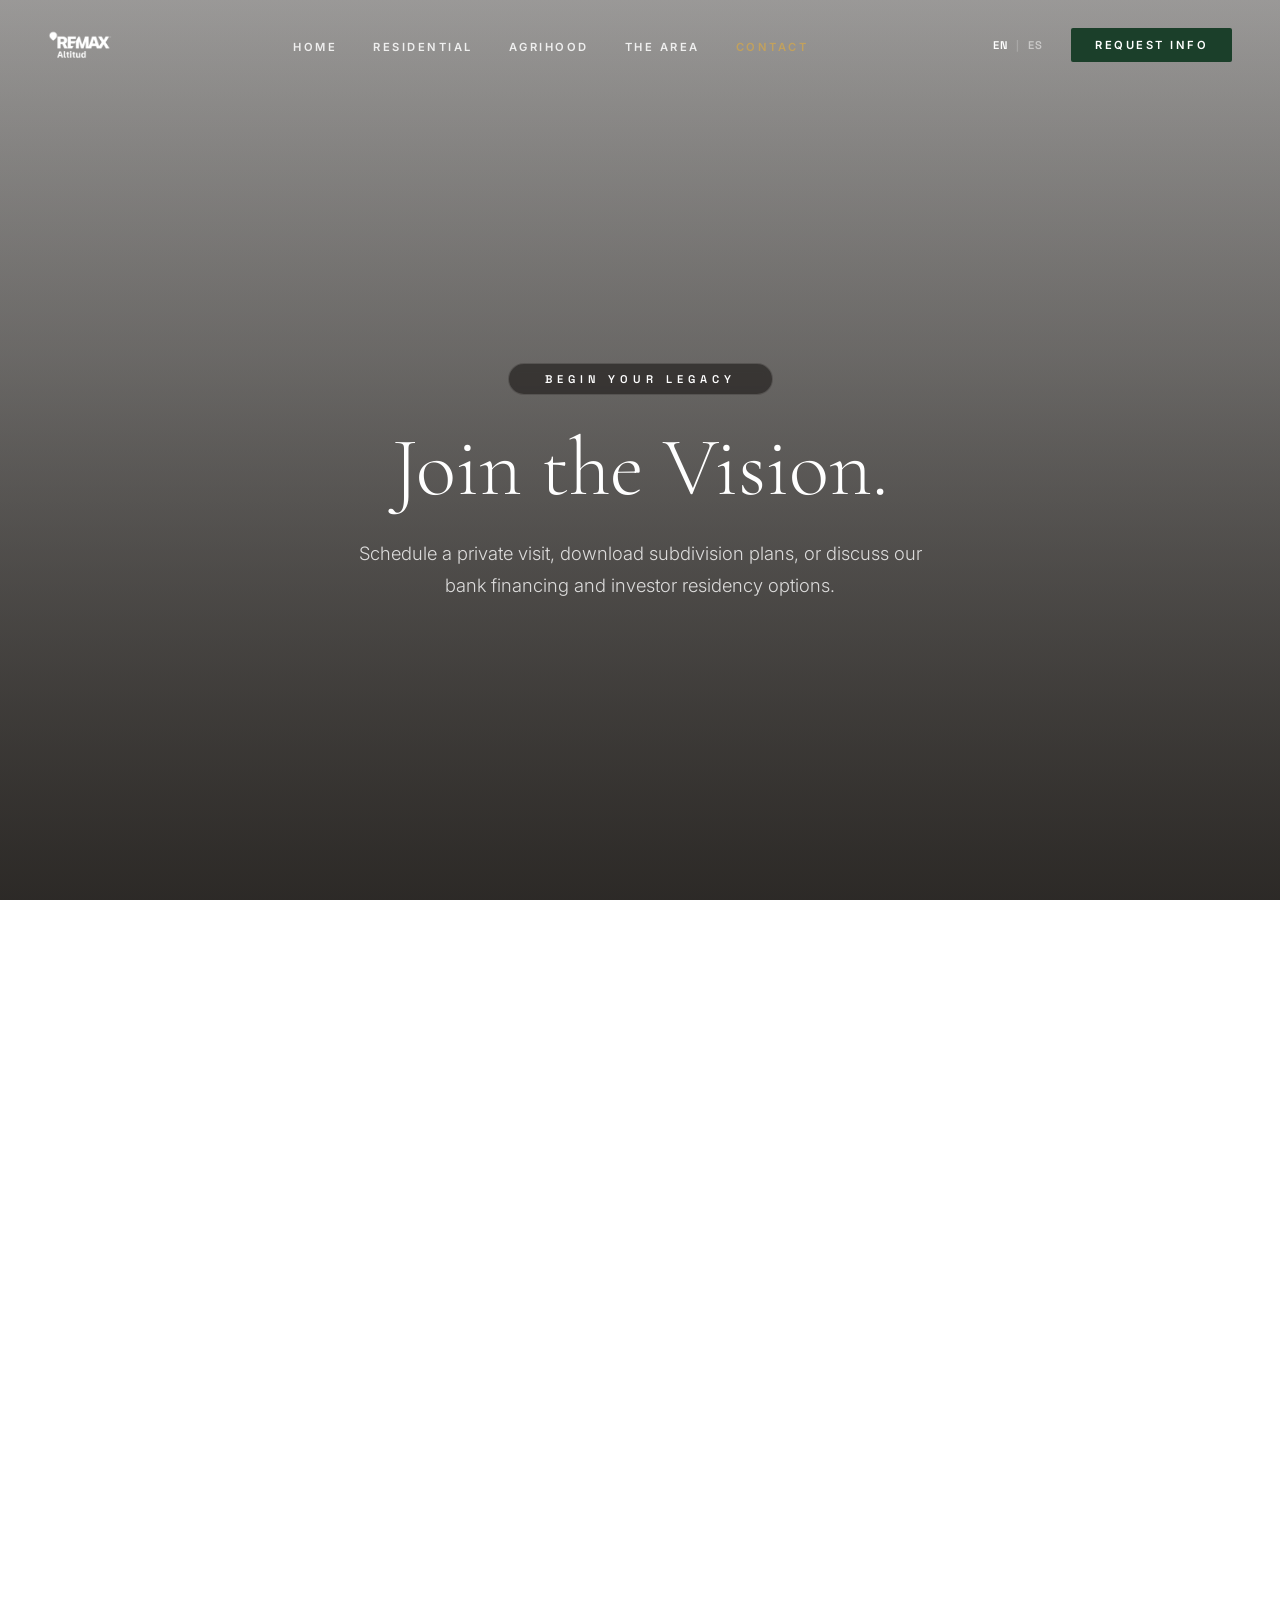
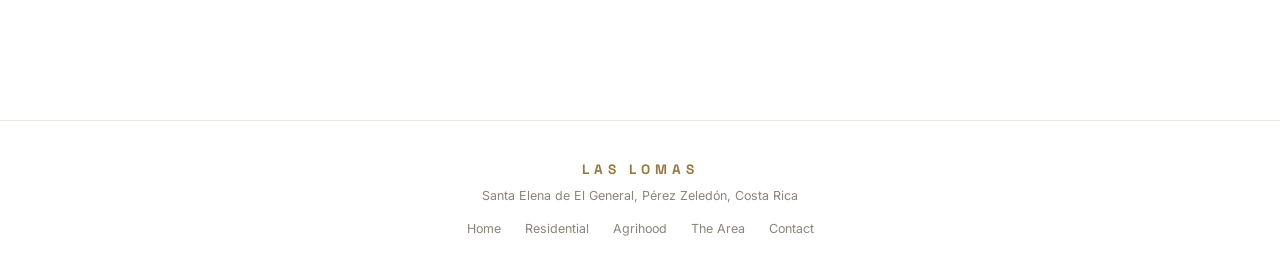
<file: website/contact.html>
<!DOCTYPE html>
<html lang="en">
<head>
  <meta charset="UTF-8">
  <meta name="viewport" content="width=device-width, initial-scale=1.0">
  <script>
    (function() {
      let savedLang = localStorage.getItem('preferred-lang');
      if (!savedLang) {
        const browserLang = navigator.language || navigator.userLanguage;
        savedLang = (browserLang && browserLang.startsWith('es')) ? 'es' : 'en';
      }
      document.documentElement.setAttribute('lang', savedLang);
    })();
  </script>
  <title>Contact Us · Las Lomas</title>
  <meta name="description" content="Get in touch to receive segregation plans, project maps, and coordinate private visits to Las Lomas Residential and Agrihoods.">
  <link rel="stylesheet" href="styles.css">
  <link rel="canonical" href="https://laslomas.cr/contact">
  
  <style>
    .contact-form-container {
      max-width: 650px;
      margin: 0 auto;
      background: rgba(255,255,255,0.02);
      padding: 40px 30px;
      border-radius: 4px;
      border: 1px solid rgba(255,255,255,0.08);
    }
    .form-tabs {
      display: flex;
      background: rgba(255, 255, 255, 0.03);
      border-radius: 4px;
      padding: 4px;
      margin-bottom: 28px;
      border: 1px solid rgba(255, 255, 255, 0.08);
    }
    .form-tab-btn {
      flex: 1;
      background: none;
      border: none;
      color: rgba(255, 255, 255, 0.5);
      padding: 12px 16px;
      font-family: 'Space Grotesk', sans-serif;
      font-size: 0.8rem;
      font-weight: 600;
      letter-spacing: 1px;
      text-transform: uppercase;
      cursor: pointer;
      transition: all 0.3s ease;
      border-radius: 2px;
      text-align: center;
    }
    .form-tab-btn:hover {
      color: var(--white);
    }
    .form-tab-btn.active {
      background: var(--emerald);
      color: var(--white);
      box-shadow: 0 4px 12px rgba(27, 63, 42, 0.2);
    }
    .form-grid-2 {
      display: grid;
      grid-template-columns: 1fr 1fr;
      gap: 20px;
    }
    .slot-btn {
      background: rgba(255, 255, 255, 0.05);
      border: 1px solid rgba(255, 255, 255, 0.15);
      color: var(--white);
      padding: 10px;
      border-radius: 2px;
      cursor: pointer;
      text-align: center;
      transition: all 0.2s ease;
      font-size: 0.85rem;
    }
    .slot-btn:hover {
      background: rgba(255, 255, 255, 0.1);
      border-color: rgba(255, 255, 255, 0.3);
    }
    .slot-btn.active {
      background: var(--emerald) !important;
      border-color: var(--emerald) !important;
      color: #fff !important;
      font-weight: 600;
    }
    .slots-container {
      display: grid;
      grid-template-columns: repeat(auto-fill, minmax(80px, 1fr));
      gap: 10px;
      margin-top: 8px;
    }
    .success-box {
      background: rgba(45, 90, 63, 0.1);
      border: 1.5px solid #2D5A3F;
      padding: 30px;
      border-radius: 4px;
      text-align: center;
      color: var(--white);
    }
    .success-box h3 {
      font-family: 'Space Grotesk', sans-serif;
      font-size: 1.5rem;
      margin-bottom: 12px;
      color: #8bb395;
    }
    .zoom-btn {
      display: inline-flex;
      align-items: center;
      gap: 8px;
      background: #2D5A3F;
      color: #fff;
      padding: 12px 24px;
      text-decoration: none;
      font-weight: bold;
      border-radius: 4px;
      margin-top: 15px;
      transition: opacity 0.2s;
    }
    .zoom-btn:hover {
      opacity: 0.9;
    }
    @media (max-width: 900px) {
      .cta-inner {
        padding: 40px 24px !important;
      }
    }
    @media (max-width: 600px) {
      .contact-form-container {
        padding: 30px 20px;
      }
      .form-tab-btn {
        font-size: 0.72rem;
        padding: 10px 8px;
        letter-spacing: 0.5px;
      }
      .form-grid-2 {
        grid-template-columns: 1fr !important;
      }
    }
  </style>
</head>
<body>

  <!-- ═══ Navigation ═══ -->
  <nav class="nav" id="main-nav">
    <a href="/" class="nav-logo"><img src="images/logo-altitud.png" alt="RE/MAX Altitud" class="nav-logo-img"></a>
    <ul class="nav-links">
      <li><a href="/">
        <span class="lang-en">Home</span>
        <span class="lang-es">Inicio</span>
      </a></li>
      <li><a href="/residential">
        <span class="lang-en">Residential</span>
        <span class="lang-es">Residencial</span>
      </a></li>
      <li><a href="/agrihood">
        <span class="lang-en">Agrihood</span>
        <span class="lang-es">Agrihood</span>
      </a></li>
      <li><a href="/zone">
        <span class="lang-en">The Area</span>
        <span class="lang-es">La Zona</span>
      </a></li>
      <li><a href="/contact" class="active">
        <span class="lang-en">Contact</span>
        <span class="lang-es">Contacto</span>
      </a></li>
    </ul>
    <div style="display: flex; align-items: center; gap: 12px;">
      <div class="lang-selector">
        <button class="lang-btn active" data-lang="en" onclick="setLanguage('en')">EN</button>
        <span class="lang-divider">|</span>
        <button class="lang-btn" data-lang="es" onclick="setLanguage('es')">ES</button>
      </div>
      <a href="/contact" class="nav-cta">
        <span class="lang-en">Request Info</span>
        <span class="lang-es">Solicitar Info</span>
      </a>
    </div>
  </nav>

  <!-- ═══ Hero ═══ -->
  <section class="hero" id="hero" style="background-image: linear-gradient(rgba(26,23,20,0.3), rgba(26,23,20,0.6));">
    <div class="hero-overlay" style="background: linear-gradient(to bottom, rgba(26,23,20,0.2) 0%, rgba(26,23,20,0.4) 40%, rgba(26,23,20,0.8) 100%);"></div>
    <div class="hero-content">
      <div class="hero-tag">
        <span></span>
        <span class="lang-en">Begin Your Legacy</span>
        <span class="lang-es">Inicia Tu Legado</span>
        <span></span>
      </div>
      <h1 class="hero-title">
        <span class="lang-en">Join the Vision.</span>
        <span class="lang-es">Únete a la Visión.</span>
      </h1>
      <p class="hero-subtitle">
        <span class="lang-en">Schedule a private visit, download subdivision plans, or discuss our bank financing and investor residency options.</span>
        <span class="lang-es">Agenda una visita privada, descarga los planos de segregación o consulta por nuestras opciones de financiamiento bancario y residencia de inversionista.</span>
      </p>
    </div>
  </section>

  <!-- ═══ Contact Form Section ═══ -->
  <section style="background: var(--white); padding: 80px 24px;">
    <div class="contact-form-container reveal">
      
      <!-- Segmented 3-Tabs Selector -->
      <div class="form-tabs">
        <button id="tab-message" class="form-tab-btn active" onclick="switchTab('message')" data-tab="message" type="button">
          <span class="lang-en">Send Message</span>
          <span class="lang-es">Enviar Mensaje</span>
        </button>
        <button id="tab-video" class="form-tab-btn" onclick="switchTab('video')" data-tab="video" type="button">
          <span class="lang-en">Video Call</span>
          <span class="lang-es">Reunión Virtual</span>
        </button>
        <button id="tab-visit" class="form-tab-btn" onclick="switchTab('visit')" data-tab="visit" type="button">
          <span class="lang-en">Property Visit</span>
          <span class="lang-es">Visita Presencial</span>
        </button>
      </div>

      <div id="booking-form-container">
        <!-- Olive/Green Step Header -->
        <div id="step-progress-header" style="background: var(--emerald-light); padding: 12px 20px; border-radius: 2px; margin-bottom: 28px; display: flex; justify-content: space-between; align-items: center;">
          <span id="step-header-text" style="color: var(--white); font-family: 'Space Grotesk', sans-serif; font-size: 0.75rem; font-weight: 600; letter-spacing: 1.5px; text-transform: uppercase;">
            Step 1 of 3: Your Information
          </span>
          <div id="step-dots" style="display: flex; gap: 6px;">
            <span class="step-dot" style="width: 8px; height: 8px; background: var(--white); border-radius: 1px;"></span>
            <span class="step-dot" style="width: 8px; height: 8px; background: rgba(255,255,255,0.3); border-radius: 1px;"></span>
            <span class="step-dot" style="width: 8px; height: 8px; background: rgba(255,255,255,0.3); border-radius: 1px;"></span>
          </div>
        </div>
        
        <form onsubmit="handleFormSubmit(event)" style="text-align: left; display: flex; flex-direction: column; gap: 20px;">
          
          <!-- STEP 1 fields: Common Contact Fields -->
          <div id="fields-common-contact" style="display: flex; flex-direction: column; gap: 20px;">
            <!-- Full Name -->
            <div>
              <label style="color: var(--white); font-size: 0.75rem; letter-spacing: 1px; text-transform: uppercase; font-weight: 600; display: block; margin-bottom: 6px;">
                <span class="lang-en">Full Name</span>
                <span class="lang-es">Nombre Completo</span>
              </label>
              <input type="text" id="book-name" required data-placeholder-en="Your name" data-placeholder-es="Tu nombre" placeholder="Your name" style="width: 100%; padding: 12px 16px; background: rgba(255,255,255,0.05); border: 1px solid rgba(255,255,255,0.15); border-radius: 2px; color: var(--white); outline: none;">
            </div>
            
            <div class="form-grid-2">
              <!-- Email -->
              <div>
                <label style="color: var(--white); font-size: 0.75rem; letter-spacing: 1px; text-transform: uppercase; font-weight: 600; display: block; margin-bottom: 6px;">
                  <span class="lang-en">Email Address</span>
                  <span class="lang-es">Correo Electrónico</span>
                </label>
                <input type="email" id="book-email" required data-placeholder-en="email@example.com" data-placeholder-es="correo@ejemplo.com" placeholder="email@example.com" style="width: 100%; padding: 12px 16px; background: rgba(255,255,255,0.05); border: 1px solid rgba(255,255,255,0.15); border-radius: 2px; color: var(--white); outline: none;">
              </div>

              <!-- Phone -->
              <div>
                <label style="color: var(--white); font-size: 0.75rem; letter-spacing: 1px; text-transform: uppercase; font-weight: 600; display: block; margin-bottom: 6px;">
                  <span class="lang-en">Phone Number</span>
                  <span class="lang-es">Teléfono</span>
                </label>
                <input type="text" id="book-phone" required data-placeholder-en="+506 8888 8888" data-placeholder-es="+506 8888 8888" placeholder="+506 8888 8888" style="width: 100%; padding: 12px 16px; background: rgba(255,255,255,0.05); border: 1px solid rgba(255,255,255,0.15); border-radius: 2px; color: var(--white); outline: none;">
              </div>
            </div>
          </div>

          <!-- STEP 1 fields: Send a Message Fields (Tab 1 specific) -->
          <div id="fields-message-only" style="display: none;">
            <div style="display: flex; flex-direction: column; gap: 20px;">
              <!-- Project of Interest -->
              <div>
                <label style="color: var(--white); font-size: 0.75rem; letter-spacing: 1px; text-transform: uppercase; font-weight: 600; display: block; margin-bottom: 6px;">
                  <span class="lang-en">Project of Interest</span>
                  <span class="lang-es">Proyecto de Interés</span>
                </label>
                <select id="book-project" style="width: 100%; padding: 12px 16px; background: rgba(255,255,255,0.05); border: 1px solid rgba(255,255,255,0.15); border-radius: 2px; color: var(--white); outline: none; -webkit-appearance: none;">
                  <option value="Las Lomas Eco-Residencial (Lote 1 ha - $190,000)" data-text-en="Las Lomas Eco-Residential (1 Hectare - $190K)" data-text-es="Las Lomas Eco-Residencial (1 Hectárea - $190K)" style="background: var(--warm-gray-900);">Las Lomas Eco-Residential (1 Hectare - $190K)</option>
                  <option value="Las Lomas Agrihood (Lote 5-20 ha - Coming Soon)" data-text-en="Las Lomas Agrihood (5 to 20 Hectares - Coming Soon)" data-text-es="Las Lomas Agrihood (5 a 20 Hectáreas - Coming Soon)" style="background: var(--warm-gray-900);">Las Lomas Agrihood (5 to 20 Hectares - Coming Soon)</option>
                  <option value="Informacion General" data-text-en="General Information" data-text-es="Quiero información general" style="background: var(--warm-gray-900);">General Information</option>
                </select>
              </div>

              <!-- Message -->
              <div>
                <label style="color: var(--white); font-size: 0.75rem; letter-spacing: 1px; text-transform: uppercase; font-weight: 600; display: block; margin-bottom: 6px;">
                  <span class="lang-en">Message (Optional)</span>
                  <span class="lang-es">Mensaje (Opcional)</span>
                </label>
                <textarea id="book-message" rows="4" data-placeholder-en="Tell us more about what you are looking for..." data-placeholder-es="Cuéntanos más sobre lo que buscas..." placeholder="Tell us more about what you are looking for..." style="width: 100%; padding: 12px 16px; background: rgba(255,255,255,0.05); border: 1px solid rgba(255,255,255,0.15); border-radius: 2px; color: var(--white); outline: none; resize: none;"></textarea>
              </div>
            </div>
          </div>

          <!-- STEP 1 fields: Booking Prequalification & Topic (Tabs 2 & 3 specific) -->
          <div id="fields-booking-prequal" style="display: flex; flex-direction: column; gap: 20px;">
            <!-- Prequalification Question -->
            <div>
              <label style="color: var(--white); font-size: 0.75rem; letter-spacing: 1px; text-transform: uppercase; font-weight: 600; display: block; margin-bottom: 6px;">
                <span class="lang-en">Lots start at $190k, is this within your budget?</span>
                <span class="lang-es">Los lotes comienzan en $190k, ¿está dentro de su presupuesto?</span>
              </label>
              <select id="book-budget" style="width: 100%; padding: 12px 16px; background: rgba(255,255,255,0.05); border: 1px solid rgba(255,255,255,0.15); border-radius: 2px; color: var(--white); outline: none; -webkit-appearance: none;">
                <option value="YES" style="background: var(--warm-gray-900);">
                  EN: YES / ES: SÍ
                </option>
                <option value="FINANCING" style="background: var(--warm-gray-900);">
                  EN: I will need financing / ES: Necesitaré financiación
                </option>
                <option value="DONT_KNOW" style="background: var(--warm-gray-900);">
                  EN: I am not sure / ES: No lo sé
                </option>
              </select>
            </div>

            <!-- Message/Topic -->
            <div>
              <label style="color: var(--white); font-size: 0.75rem; letter-spacing: 1px; text-transform: uppercase; font-weight: 600; display: block; margin-bottom: 6px;">
                <span class="lang-en">What would you like to discuss? (Optional)</span>
                <span class="lang-es">¿De qué te gustaría conversar? (Opcional)</span>
              </label>
              <textarea id="book-topic" rows="3" data-placeholder-en="Tell us what you want to know..." data-placeholder-es="Cuéntanos qué deseas saber..." placeholder="Tell us what you want to know..." style="width: 100%; padding: 12px 16px; background: rgba(255,255,255,0.05); border: 1px solid rgba(255,255,255,0.15); border-radius: 2px; color: var(--white); outline: none; resize: none;"></textarea>
            </div>
          </div>

          <!-- STEP 2 fields: Date and Time slots picker (Tabs 2 & 3 specific) -->
          <div id="fields-booking-datetime" style="display: none;">
            <div class="form-grid-2" style="margin-bottom: 20px;">
              <div>
                <label style="color: var(--white); font-size: 0.75rem; letter-spacing: 1px; text-transform: uppercase; font-weight: 600; display: block; margin-bottom: 6px;">
                  <span class="lang-en">1. Select Date</span>
                  <span class="lang-es">1. Selecciona la Fecha</span>
                </label>
                <input type="date" id="book-date" onchange="generateTimeSlots()" style="width: 100%; padding: 12px 16px; background: rgba(255,255,255,0.05); border: 1px solid rgba(255,255,255,0.15); border-radius: 2px; color: var(--white); outline: none; color-scheme: dark;">
              </div>

              <div>
                <label style="color: var(--white); font-size: 0.75rem; letter-spacing: 1px; text-transform: uppercase; font-weight: 600; display: block; margin-bottom: 6px;">
                  <span class="lang-en">2. Select Time (Costa Rica Time)</span>
                  <span class="lang-es">2. Selecciona la Hora (Hora de C.R.)</span>
                </label>
                <div id="slots-container" class="slots-container">
                  <div style="color: rgba(255,255,255,0.4); font-size: 0.85rem; grid-column: 1 / -1; padding-top: 6px;">
                    <span class="lang-en">Please select a date first</span>
                    <span class="lang-es">Por favor selecciona una fecha primero</span>
                  </div>
                </div>
                <input type="hidden" id="book-time">
              </div>
            </div>
          </div>

          <!-- Navigation controls -->
          <div style="display: flex; gap: 15px; align-items: center; justify-content: flex-end; margin-top: 10px;">
            <button id="btn-back-action" onclick="goToStep(1)" class="slot-btn" type="button" style="display: none; padding: 12px 24px;">
              <span class="lang-en">Back</span>
              <span class="lang-es">Atrás</span>
            </button>
            
            <div id="btn-next-container" style="flex: 1;">
              <button onclick="handleNextStep()" class="btn-primary" type="button" style="cursor: pointer; text-align: center; justify-content: center; display: flex; width: 100%;">
                <span class="lang-en">Next Step</span>
                <span class="lang-es">Siguiente Paso</span>
              </button>
            </div>
            
            <div id="btn-submit-container" style="display: none; flex: 1;">
              <button type="submit" id="booking-submit-btn" class="btn-primary" style="cursor: pointer; text-align: center; justify-content: center; display: flex; width: 100%;">
                <span class="submit-msg-text">
                  <span class="lang-en">Send Message</span>
                  <span class="lang-es">Enviar Mensaje</span>
                </span>
                <span class="submit-booking-text" style="display: none;">
                  <span class="lang-en">Confirm Booking</span>
                  <span class="lang-es">Confirmar Agendamiento</span>
                </span>
              </button>
            </div>
          </div>

        </form>
      </div>

      <!-- Message Success Screen -->
      <div id="msg-success-container" class="success-box" style="display: none;">
        <svg viewBox="0 0 24 24" width="48" height="48" style="stroke: #8bb395; fill: none; stroke-width: 2; margin: 0 auto 15px auto;"><path d="M22 11.08V12a10 10 0 1 1-5.93-9.14"/><polyline points="22 4 12 14.01 9 11.01"/></svg>
        <h3>
          <span class="lang-en">Message Sent!</span>
          <span class="lang-es">¡Mensaje Enviado!</span>
        </h3>
        <p style="margin-bottom: 10px; font-size: 1.05rem;">
          <span class="lang-en">Thank you for contacting us. One of our sales agents will respond to you shortly.</span>
          <span class="lang-es">Gracias por contactarnos. Uno de nuestros asesores te responderá a la brevedad.</span>
        </p>
      </div>

      <!-- Booking Success Screen -->
      <div id="booking-success-container" class="success-box" style="display: none;">
        <svg viewBox="0 0 24 24" width="48" height="48" style="stroke: #8bb395; fill: none; stroke-width: 2; margin: 0 auto 15px auto;"><path d="M22 11.08V12a10 10 0 1 1-5.93-9.14"/><polyline points="22 4 12 14.01 9 11.01"/></svg>
        
        <h3>
          <span class="lang-en">Meeting Confirmed!</span>
          <span class="lang-es">¡Reunión Confirmada!</span>
        </h3>
        
        <p style="margin-bottom: 12px; font-size: 1.05rem;">
          <span class="lang-en">Your consultation is scheduled for:</span>
          <span class="lang-es">Tu consulta está programada para:</span>
          <br>
          <strong id="confirm-datetime" style="color: #fff; font-size: 1.2rem;"></strong>
        </p>

        <p style="margin-bottom: 20px; color: rgba(255,255,255,0.7); font-size: 0.95rem;">
          <span class="lang-en">Agent Assigned:</span>
          <span class="lang-es">Asesor Asignado:</span>
          <strong id="confirm-agent" style="color: #fff;"></strong>
        </p>

        <!-- Video Call Success block -->
        <div id="confirm-zoom-box" style="display: none;">
          <p style="margin-bottom: 10px; font-size: 0.9rem;">
            <span class="lang-en">Please use the link below to join the Zoom meeting at the scheduled time:</span>
            <span class="lang-es">Por favor ingresa al siguiente enlace para unirte a la reunión en la fecha indicada:</span>
          </p>
          <a id="confirm-zoom" href="" target="_blank" class="zoom-btn">
            <svg viewBox="0 0 24 24" width="18" height="18" style="fill: none; stroke: currentColor; stroke-width: 2;"><path d="M23 7l-7 5 7 5V7z"/><rect x="1" y="5" width="15" height="14" rx="2" ry="2"/></svg>
            <span class="lang-en">Open Zoom Link</span>
            <span class="lang-es">Abrir Sala de Zoom</span>
          </a>
        </div>

        <!-- Property Visit Success block -->
        <div id="confirm-visit-box" style="display: none;">
          <p style="margin-bottom: 10px; font-size: 0.9rem;">
            <span class="lang-en">Our sales agent will contact you shortly to coordinate the meeting point at Las Lomas. Here are the Google Maps directions to the property:</span>
            <span class="lang-es">Nuestro asesor se comunicará contigo a la brevedad para coordinar el punto de encuentro en Las Lomas. Aquí están las indicaciones de Google Maps para llegar a la propiedad:</span>
          </p>
          <a href="https://maps.google.com/?q=Las+Lomas+Perez+Zeledon" target="_blank" class="zoom-btn" style="background: var(--gold);">
            <svg viewBox="0 0 24 24" width="18" height="18" style="fill: none; stroke: currentColor; stroke-width: 2;"><path d="M12 2C8.13 2 5 5.13 5 9c0 5.25 7 13 7 13s7-7.75 7-13c0-3.87-3.13-7-7-7zm0 9.5c-1.38 0-2.5-1.12-2.5-2.5s1.12-2.5 2.5-2.5 2.5 1.12 2.5 2.5-1.12 2.5-2.5 2.5z"/></svg>
            <span class="lang-en">View Directions on Maps</span>
            <span class="lang-es">Ver Mapa y Direcciones</span>
          </a>
        </div>
      </div>

    </div>
  </section>

  <!-- ═══ Footer ═══ -->
  <footer class="footer">
    <div class="footer-brand">LAS LOMAS</div>
    <p>Santa Elena de El General, Pérez Zeledón, Costa Rica</p>
    <ul class="footer-links">
      <li><a href="/">
        <span class="lang-en">Home</span>
        <span class="lang-es">Inicio</span>
      </a></li>
      <li><a href="/residential">
        <span class="lang-en">Residential</span>
        <span class="lang-es">Residencial</span>
      </a></li>
      <li><a href="/agrihood">
        <span class="lang-en">Agrihood</span>
        <span class="lang-es">Agrihood</span>
      </a></li>
      <li><a href="/zone">
        <span class="lang-en">The Area</span>
        <span class="lang-es">La Zona</span>
      </a></li>
      <li><a href="/contact">
        <span class="lang-en">Contact</span>
        <span class="lang-es">Contacto</span>
      </a></li>
    </ul>
  </footer>

  <script>
    // Navigation transparent on scroll
    const nav = document.getElementById('main-nav');
    window.addEventListener('scroll', () => nav.classList.toggle('scrolled', window.scrollY > 60));

    // Limit date picker to today and future
    const dateInput = document.getElementById('book-date');
    const today = new Date().toISOString().split('T')[0];
    dateInput.min = today;

    // Generate timeslots hourly from 9 AM to 5 PM
    function generateTimeSlots() {
      const container = document.getElementById('slots-container');
      const hiddenTimeInput = document.getElementById('book-time');
      const selectedDate = new Date(dateInput.value);
      
      // Clear previous slots
      container.innerHTML = '';
      hiddenTimeInput.value = '';

      // Check if selected date is weekend
      const day = selectedDate.getUTCDay();
      if (day === 0 || day === 6) { // 0 = Sunday, 6 = Saturday
        container.innerHTML = `
          <div style="color: #ff8888; font-size: 0.85rem; grid-column: 1 / -1; padding-top: 6px;">
            <span class="lang-en">Please select a weekday. We operate Monday to Friday.</span>
            <span class="lang-es">Por favor selecciona un día de semana. Atendemos de lunes a viernes.</span>
          </div>
        `;
        return;
      }

      // We operate 9:00 to 17:00
      const hours = ['09:00', '10:00', '11:00', '12:00', '13:00', '14:00', '15:00', '16:00', '17:00'];
      
      hours.forEach(time => {
        const btn = document.createElement('button');
        btn.type = 'button';
        btn.className = 'slot-btn';
        btn.textContent = time;
        btn.onclick = () => {
          document.querySelectorAll('.slot-btn').forEach(b => b.classList.remove('active'));
          btn.classList.add('active');
          hiddenTimeInput.value = time;
        };
        container.appendChild(btn);
      });
    }

    let activeBookingTab = 'message'; // 'message', 'video', 'visit'
    let currentStep = 1;

    function switchTab(tab) {
      if (tab === activeBookingTab) return;
      activeBookingTab = tab;
      
      // Update active classes on tab buttons
      document.querySelectorAll('.form-tab-btn').forEach(btn => {
        btn.classList.toggle('active', btn.getAttribute('data-tab') === tab);
      });

      // Reset step to 1 when changing tabs
      goToStep(1);
    }

    function goToStep(step) {
      currentStep = step;
      
      const stepHeader = document.getElementById('step-header-text');
      const stepDots = document.getElementById('step-dots');
      
      const fieldsCommon = document.getElementById('fields-common-contact');
      const fieldsMsg = document.getElementById('fields-message-only');
      const fieldsPrequal = document.getElementById('fields-booking-prequal');
      const fieldsDateTime = document.getElementById('fields-booking-datetime');
      
      const btnSubmit = document.getElementById('btn-submit-container');
      const btnNext = document.getElementById('btn-next-container');
      const btnBack = document.getElementById('btn-back-action');
      
      const activeLang = document.documentElement.getAttribute('lang') || 'en';
      
      // Hide all dynamic section wrappers
      fieldsCommon.style.display = 'none';
      fieldsMsg.style.display = 'none';
      fieldsPrequal.style.display = 'none';
      fieldsDateTime.style.display = 'none';
      
      btnSubmit.style.display = 'none';
      btnNext.style.display = 'none';
      if (btnBack) btnBack.style.display = 'none';
      
      if (activeBookingTab === 'message') {
        // 2 Steps for Message tab: Step 1 (Form) -> Step 2 (Success)
        if (step === 1) {
          fieldsCommon.style.display = 'flex';
          fieldsMsg.style.display = 'block';
          btnSubmit.style.display = 'block';
          
          // Update button text for direct submission
          const submitBtn = document.getElementById('booking-submit-btn');
          submitBtn.querySelector('.submit-msg-text').style.display = 'inline';
          submitBtn.querySelector('.submit-booking-text').style.display = 'none';
          
          // Update step header
          stepHeader.textContent = activeLang === 'en' ? 'Step 1 of 2: Your Message' : 'Paso 1 de 2: Tu Mensaje';
          stepDots.innerHTML = `
            <span class="step-dot" style="width: 8px; height: 8px; background: var(--white); border-radius: 1px;"></span>
            <span class="step-dot" style="width: 8px; height: 8px; background: rgba(255,255,255,0.3); border-radius: 1px;"></span>
          `;
          
          // Inputs validation rules
          document.getElementById('book-phone').required = false;
          document.getElementById('book-date').required = false;
          document.getElementById('book-time').required = false;
        }
      } else {
        // 3 Steps for Booking tabs (Video Call / Property Visit): Step 1 (Info) -> Step 2 (Date/Time) -> Step 3 (Success)
        if (step === 1) {
          fieldsCommon.style.display = 'flex';
          fieldsPrequal.style.display = 'block';
          btnNext.style.display = 'block';
          
          // Update step header
          stepHeader.textContent = activeLang === 'en' ? 'Step 1 of 3: Your Information' : 'Paso 1 de 3: Tu Información';
          stepDots.innerHTML = `
            <span class="step-dot" style="width: 8px; height: 8px; background: var(--white); border-radius: 1px;"></span>
            <span class="step-dot" style="width: 8px; height: 8px; background: rgba(255,255,255,0.3); border-radius: 1px;"></span>
            <span class="step-dot" style="width: 8px; height: 8px; background: rgba(255,255,255,0.3); border-radius: 1px;"></span>
          `;
          
          // Phone is required for booking meetings
          document.getElementById('book-phone').required = true;
          document.getElementById('book-date').required = false;
          document.getElementById('book-time').required = false;
        } else if (step === 2) {
          fieldsDateTime.style.display = 'block';
          btnSubmit.style.display = 'block';
          if (btnBack) btnBack.style.display = 'inline-block';
          
          // Update button text for booking
          const submitBtn = document.getElementById('booking-submit-btn');
          submitBtn.querySelector('.submit-msg-text').style.display = 'none';
          submitBtn.querySelector('.submit-booking-text').style.display = 'inline';
          
          // Update step header
          stepHeader.textContent = activeLang === 'en' ? 'Step 2 of 3: Date & Time' : 'Paso 2 de 3: Fecha y Hora';
          stepDots.innerHTML = `
            <span class="step-dot" style="width: 8px; height: 8px; background: rgba(255,255,255,0.3); border-radius: 1px;"></span>
            <span class="step-dot" style="width: 8px; height: 8px; background: var(--white); border-radius: 1px;"></span>
            <span class="step-dot" style="width: 8px; height: 8px; background: rgba(255,255,255,0.3); border-radius: 1px;"></span>
          `;
          
          // Date & Time are now required in Step 2
          document.getElementById('book-date').required = true;
          document.getElementById('book-time').required = true;
        }
      }
    }

    function handleNextStep() {
      const name = document.getElementById('book-name');
      const email = document.getElementById('book-email');
      const phone = document.getElementById('book-phone');
      
      // Trigger HTML5 validation checks
      if (!name.reportValidity() || !email.reportValidity() || !phone.reportValidity()) {
        return;
      }
      
      // All valid! Move to Step 2
      goToStep(2);
    }

    // Handle unified AJAX contact and booking submission to local CRM API
    function handleFormSubmit(e) {
      e.preventDefault();
      
      const name = document.getElementById('book-name').value;
      const email = document.getElementById('book-email').value;
      const phone = document.getElementById('book-phone').value;
      
      const btn = document.getElementById('booking-submit-btn');
      const activeLang = document.documentElement.getAttribute('lang') || 'en';
      
      const urlParams = new URLSearchParams(window.location.search);
      const utmSource = urlParams.get('utm_source') || urlParams.get('source') || 'directo';
      
      if (activeBookingTab === 'message') {
        // SENDING MESSAGE ROUTE
        const project = document.getElementById('book-project').value;
        const msgText = document.getElementById('book-message').value;
        
        btn.disabled = true;
        btn.textContent = activeLang === 'en' ? 'SENDING...' : 'ENVIANDO...';
        
        const details = `Proyecto Seleccionado: ${project}.\nMensaje del cliente: ${msgText ? msgText : 'Sin mensaje adicional.'}`;
        
        fetch('/api/leads', {
          method: 'POST',
          headers: {
            'Content-Type': 'application/json'
          },
          body: JSON.stringify({
            name: name,
            email: email,
            phone: phone,
            origin: 'Website Landing',
            details: details,
            status: 'Nuevo',
            language: activeLang
          })
        })
        .then(res => {
          if (!res.ok) throw new Error('API Error');
          return res.json();
        })
        .then(data => {
          // Success! Go to Success screen (Step 3)
          document.getElementById('booking-form-container').style.display = 'none';
          
          // Show Message Success Screen
          document.getElementById('msg-success-container').style.display = 'block';
          document.getElementById('booking-success-container').style.display = 'none';
        })
        .catch(err => {
          console.error(err);
          alert(activeLang === 'en' ? 'An error occurred. Please try again.' : 'Ocurrió un error. Intenta de nuevo.');
          btn.disabled = false;
          btn.innerHTML = `<span class="submit-msg-text"><span class="lang-en">Send Message</span><span class="lang-es">Enviar Mensaje</span></span>`;
          setLanguage(activeLang);
        });
        
      } else {
        // BOOKING MEETING ROUTE
        const date = document.getElementById('book-date').value;
        const timeSlot = document.getElementById('book-time').value;
        const budget = document.getElementById('book-budget').value;
        const topic = document.getElementById('book-topic').value;
        
        if (!timeSlot) {
          alert(activeLang === 'en' ? 'Please select a time slot!' : 'Por favor selecciona un horario!');
          return;
        }
        
        btn.disabled = true;
        btn.textContent = activeLang === 'en' ? 'SCHEDULING...' : 'AGENDANDO...';
        
        const typeLabel = activeBookingTab === 'video' ? '[Video Call]' : '[Property Visit]';
        const payload = {
          name: name,
          email: email,
          phone: phone,
          language: activeLang,
          datetime: `${date} ${timeSlot}`,
          topic: `${typeLabel} ${topic}`,
          budget_prequalification: budget,
          origin: utmSource
        };
        
        fetch('/api/meetings/book', {
          method: 'POST',
          headers: {
            'Content-Type': 'application/json'
          },
          body: JSON.stringify(payload)
        })
        .then(res => {
          if (!res.ok) throw new Error('API Error');
          return res.json();
        })
        .then(data => {
          document.getElementById('booking-form-container').style.display = 'none';
          
          // Setup Booking Success Screen fields
          document.getElementById('confirm-datetime').textContent = data.datetime;
          document.getElementById('confirm-agent').textContent = data.agent_name;
          
          const zoomBox = document.getElementById('confirm-zoom-box');
          const visitBox = document.getElementById('confirm-visit-box');
          
          if (activeBookingTab === 'video') {
            zoomBox.style.display = 'block';
            visitBox.style.display = 'none';
            document.getElementById('confirm-zoom').href = data.zoom_link;
          } else {
            zoomBox.style.display = 'none';
            visitBox.style.display = 'block';
          }
          
          document.getElementById('msg-success-container').style.display = 'none';
          document.getElementById('booking-success-container').style.display = 'block';
        })
        .catch(err => {
          console.error(err);
          alert(activeLang === 'en' ? 'An error occurred. Please try again.' : 'Ocurrió un error. Intenta de nuevo.');
          btn.disabled = false;
          btn.innerHTML = `<span class="submit-booking-text"><span class="lang-en">Confirm Booking</span><span class="lang-es">Confirmar Agendamiento</span></span>`;
          setLanguage(activeLang);
        });
      }
    }

    // Language Selector Mechanism
    function setLanguage(lang) {
      document.documentElement.setAttribute('lang', lang);
      localStorage.setItem('preferred-lang', lang);
      
      const pageTitles = {
        en: "Contact Us · Las Lomas",
        es: "Contáctanos · Las Lomas"
      };
      const pageDescriptions = {
        en: "Get in touch to receive segregation plans, project maps, and coordinate private visits to Las Lomas Residential and Agrihoods.",
        es: "Contáctanos para recibir planos de segregación, mapas del proyecto y coordinar visitas privadas a Las Lomas."
      };
      document.title = pageTitles[lang];
      const metaDesc = document.querySelector('meta[name="description"]');
      if (metaDesc) metaDesc.setAttribute('content', pageDescriptions[lang]);

      // Toggle active classes on language buttons
      document.querySelectorAll('.lang-btn').forEach(btn => {
        btn.classList.toggle('active', btn.getAttribute('data-lang') === lang);
      });
      
      // Update placeholders
      document.querySelectorAll('[data-placeholder-en]').forEach(el => {
        el.placeholder = el.getAttribute(`data-placeholder-${lang}`);
      });

      // Toggle visibility of translation strings
      document.querySelectorAll('.lang-en').forEach(el => {
        el.style.display = lang === 'en' ? 'inline-block' : 'none';
      });
      document.querySelectorAll('.lang-es').forEach(el => {
        el.style.display = lang === 'es' ? 'inline-block' : 'none';
      });

      // Force header update
      goToStep(currentStep);
    }

    // Initialize bilinguality & setup default active tab
    document.addEventListener('DOMContentLoaded', () => {
      const currentLang = document.documentElement.getAttribute('lang') || 'en';
      setLanguage(currentLang);
      
      // Default contact.html page to message tab
      switchTab('message');
      
      // Parse URL parameters for pre-filling specific lot inquiry (only active if starting in message mode)
      const params = new URLSearchParams(window.location.search);
      const lot = params.get('lot');
      if (lot) {
        const select = document.getElementById('book-project');
        if (select) {
          select.value = "Las Lomas Eco-Residencial (Lote 1 ha - $190,000)";
        }
        const messageArea = document.getElementById('book-message');
        if (messageArea) {
          const sizes = { 1: "1.7", 4: "2.0" };
          const size = sizes[lot] || "1.0";
          const prices = { 1: "$235,000", 4: "$250,000", 8: "$210,000", 9: "$210,000", 11: "$210,000", 12: "$210,000", 13: "$210,000" };
          const price = prices[lot] || "$190,000";
          
          if (currentLang === 'es') {
            messageArea.value = `Hola, estoy interesado en el Lote ${lot} de Las Lomas Eco-Residencial (${size} Hectárea(s) - ${price} USD). Por favor envíenme más información y planos de segregación.`;
          } else {
            messageArea.value = `Hello, I am interested in Lot ${lot} of Las Lomas Eco-Residential (${size} Hectare(s) - ${price} USD). Please send me more details and segregation plans.`;
          }
        }
      }
    });
  </script>
</body>
</html>
</file>
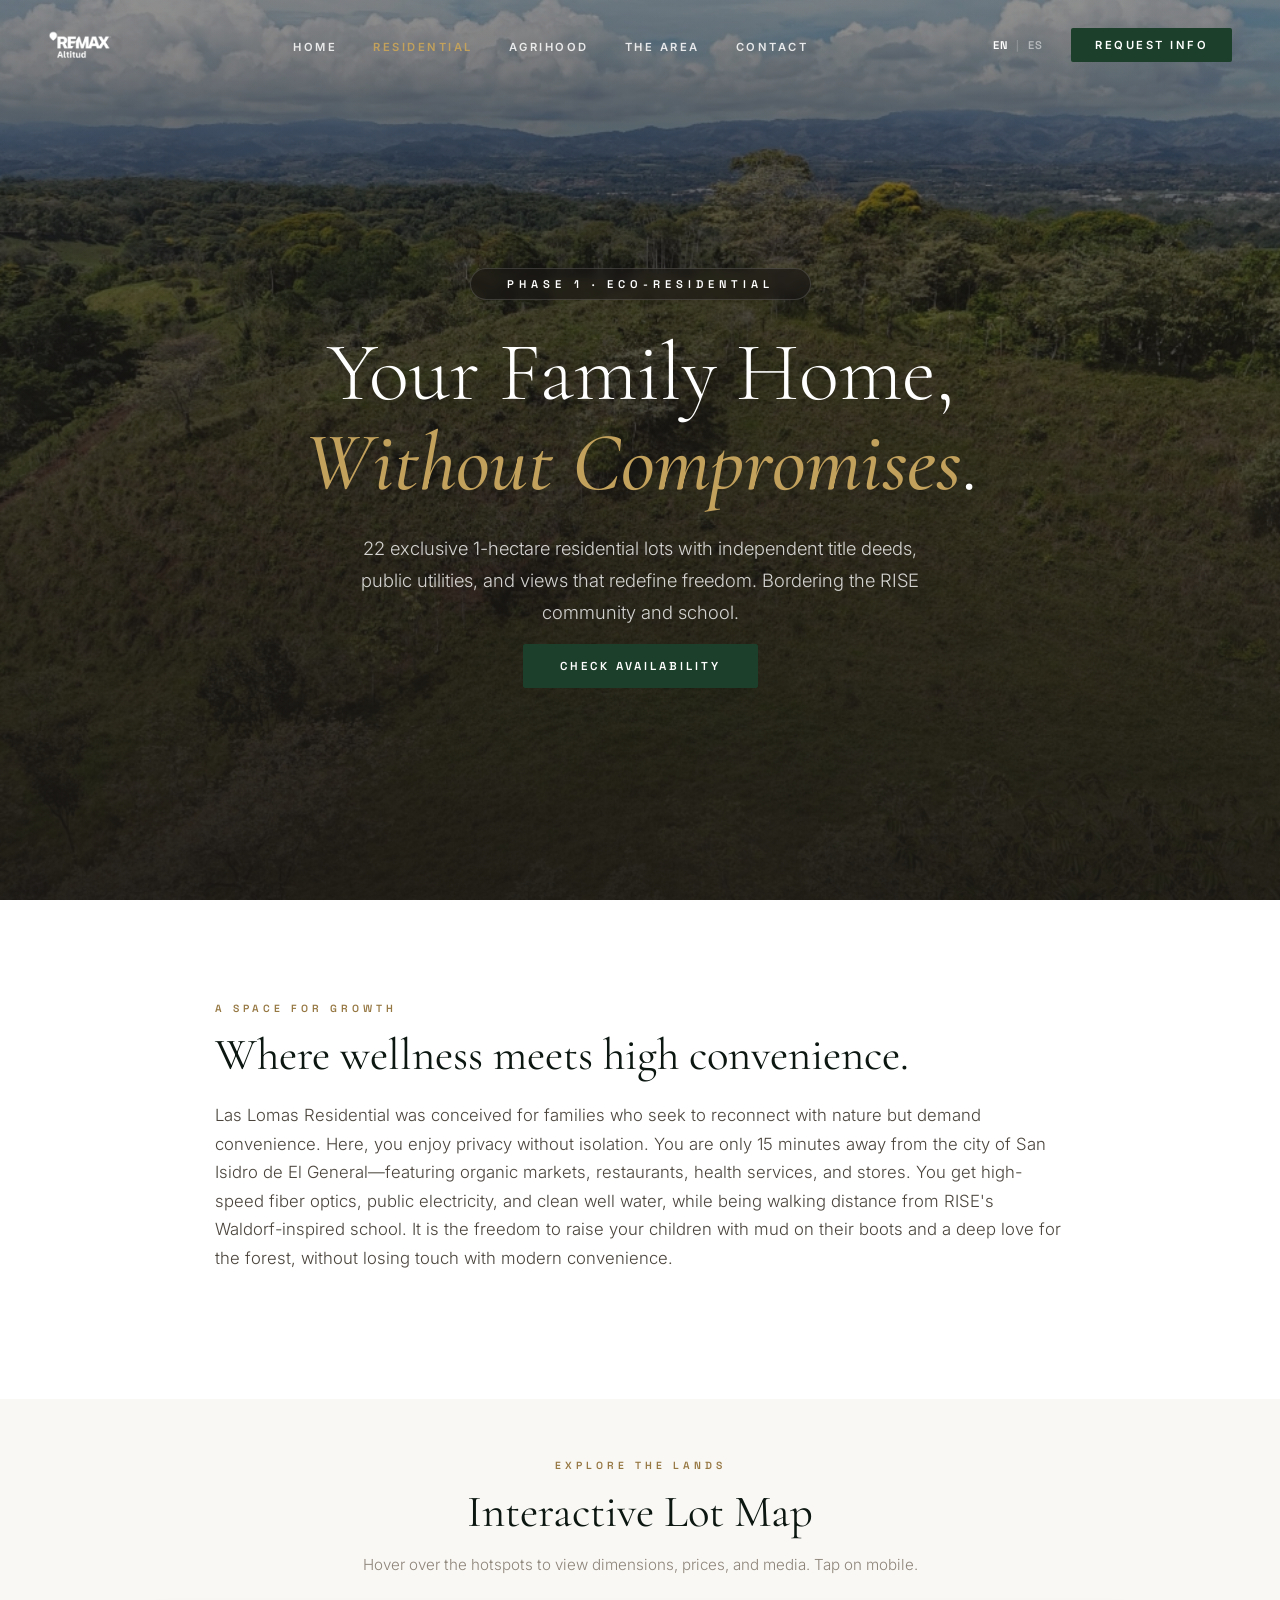
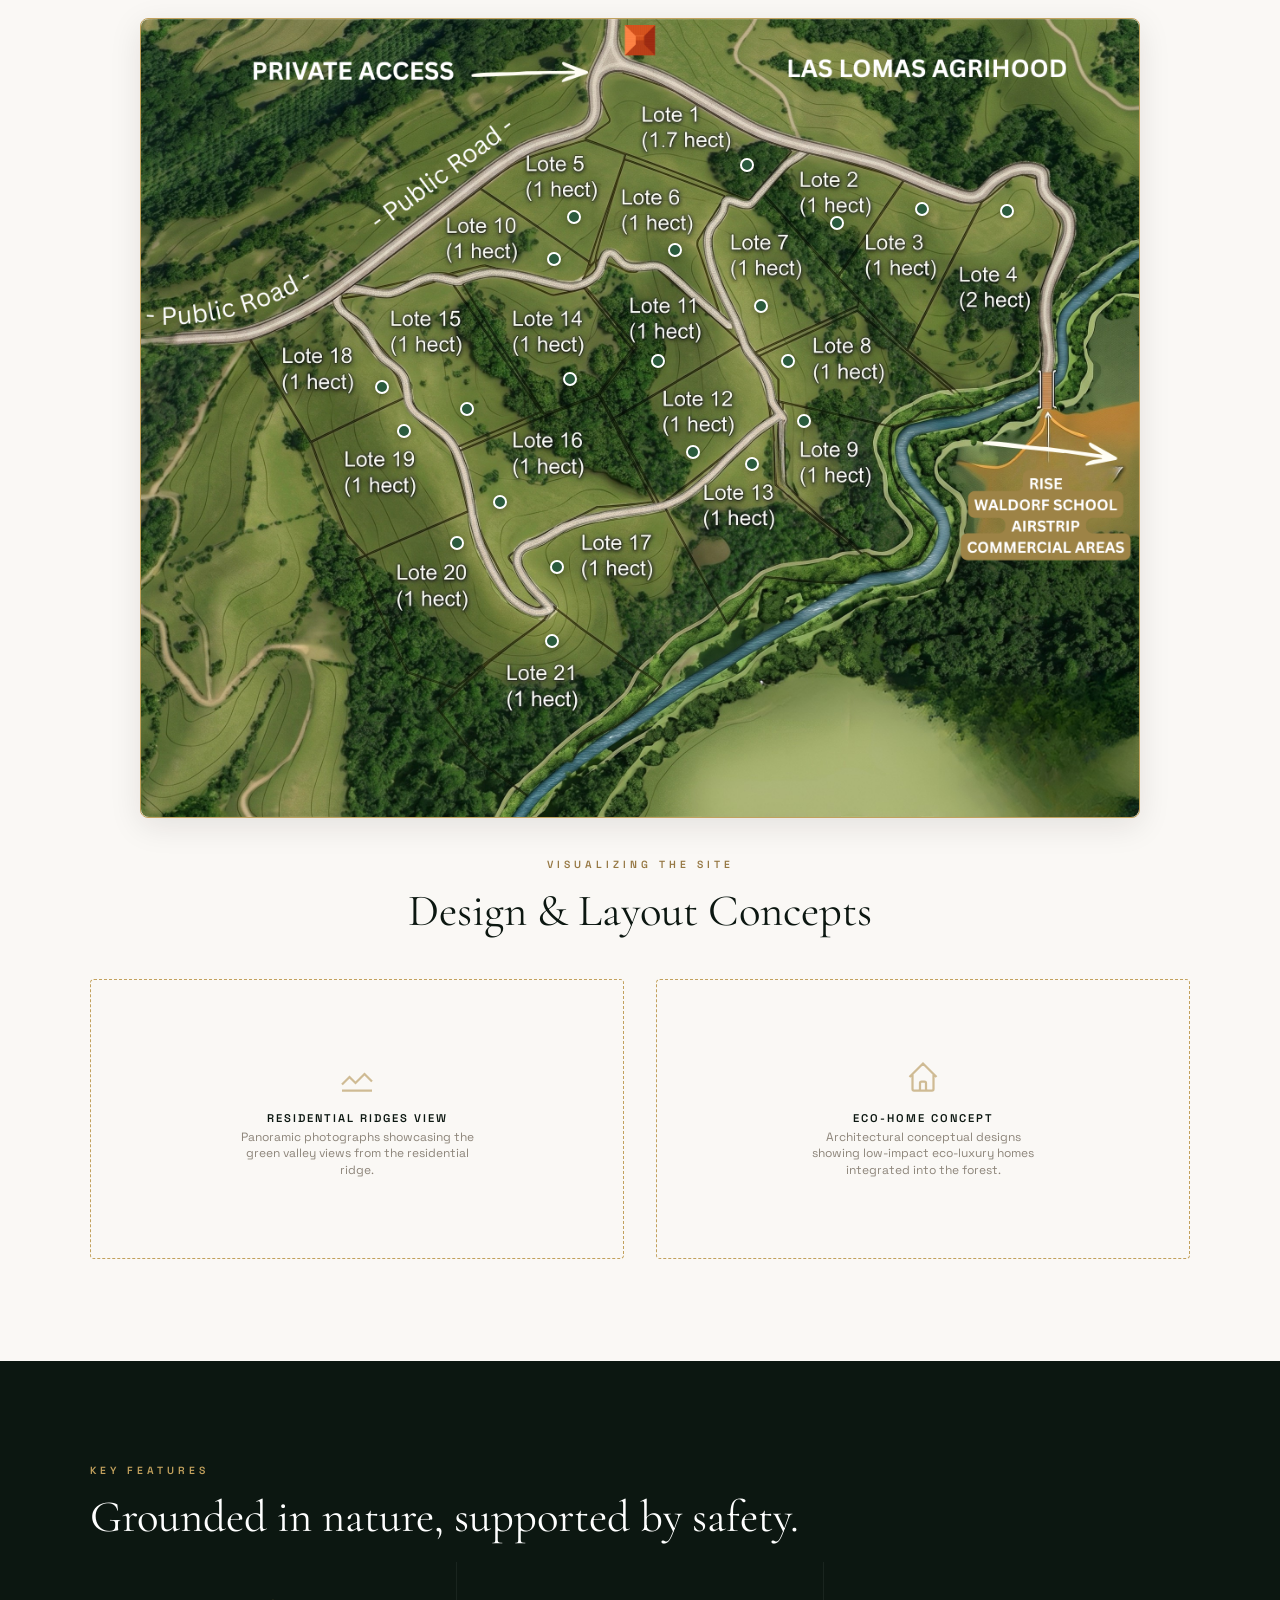
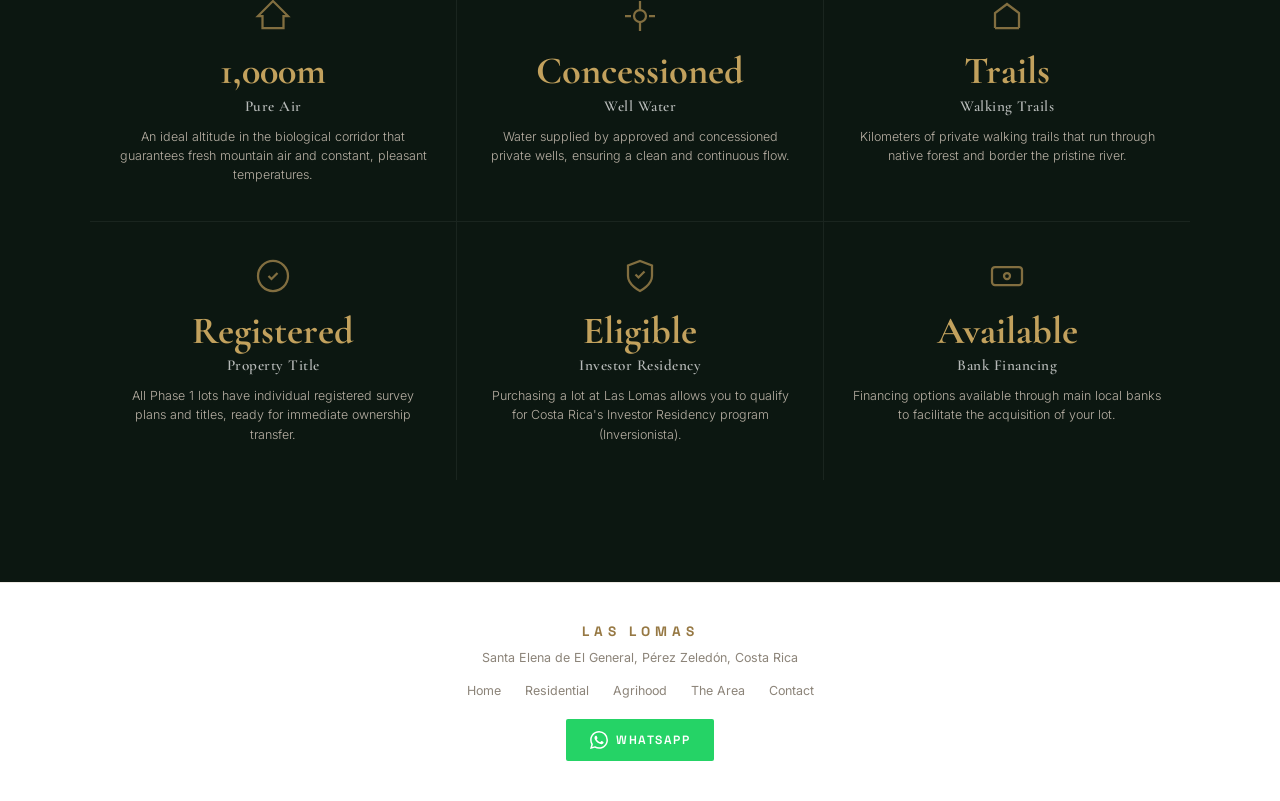
<file: website/residential.html>
<!DOCTYPE html>
<html lang="en">
<head>
  <meta charset="UTF-8">
  <meta name="viewport" content="width=device-width, initial-scale=1.0">
  <script>
    (function() {
      let savedLang = localStorage.getItem('preferred-lang');
      if (!savedLang) {
        const browserLang = navigator.language || navigator.userLanguage;
        savedLang = (browserLang && browserLang.startsWith('es')) ? 'es' : 'en';
      }
      document.documentElement.setAttribute('lang', savedLang);
    })();
  </script>
  <title>Las Lomas Residential · Nature &amp; Community</title>
  <meta name="description" content="22 exclusive 1-hectare residential lots with independent registered titles, mountain views, and services. Bordering the RISE community and school.">
  <link rel="stylesheet" href="styles.css">
  <link rel="canonical" href="https://laslomas.cr/residential">
  
  <!-- Open Graph / Facebook -->
  <meta property="og:type" content="website">
  <meta property="og:url" content="https://laslomas.cr/residential">
  <meta property="og:title" content="Las Lomas Residential · Sanctuary &amp; Community">
  <meta property="og:description" content="22 exclusive 1-hectare residential lots with independent registered titles, mountain views, and services. Bordering the RISE community and school.">
  <meta property="og:image" content="https://laslomas.cr/images/land-highland-views.jpg">
  <meta property="og:locale" content="en_US">
  <meta property="og:locale:alternate" content="es_CR">
  
  <!-- Twitter -->
  <meta name="twitter:card" content="summary_large_image">
  <meta name="twitter:url" content="https://laslomas.cr/residential">
  <meta name="twitter:title" content="Las Lomas Residential · Sanctuary &amp; Community">
  <meta name="twitter:description" content="22 exclusive 1-hectare residential lots with independent registered titles, mountain views, and services. Bordering the RISE community and school.">
  <meta name="twitter:image" content="https://laslomas.cr/images/land-highland-views.jpg">
  
  <!-- AI / Search Engine JSON-LD Schema -->
  <script type="application/ld+json">
  {
    "@context": "https://schema.org",
    "@graph": [
      {
        "@type": "RealEstateProject",
        "@id": "https://laslomas.cr/residential/#project",
        "name": "Las Lomas Residential",
        "description": "Phase 1 of Las Lomas featuring 22 exclusive 1-hectare residential lots with registered titles and services. Bordering the RISE community and school.",
        "url": "https://laslomas.cr/residential",
        "image": "https://laslomas.cr/images/land-highland-views.jpg",
        "location": {
          "@type": "Place",
          "name": "Santa Elena, Pérez Zeledón, Costa Rica",
          "address": {
            "@type": "PostalAddress",
            "addressLocality": "Santa Elena de El General",
            "addressRegion": "Pérez Zeledón",
            "addressCountry": "CR"
          }
        },
        "priceRange": "$190,000 - $250,000"
      },
      {
        "@type": "ItemList",
        "name": "Las Lomas Residential Lots Listing",
        "description": "Available 1-hectare land lots for sale in Phase 1 of Las Lomas",
        "numberOfItems": 22,
        "itemListElement": [
          {
            "@type": "ListItem",
            "position": 1,
            "item": {
              "@type": "Product",
              "name": "Residential Lot 1",
              "description": "1.7 hectares lot with mountain views at Las Lomas Residential",
              "offers": {
                "@type": "Offer",
                "price": "235000",
                "priceCurrency": "USD",
                "availability": "https://schema.org/InStock"
              }
            }
          },
          {
            "@type": "ListItem",
            "position": 4,
            "item": {
              "@type": "Product",
              "name": "Residential Lot 4",
              "description": "2.0 hectares lot with direct river access at Las Lomas Residential",
              "offers": {
                "@type": "Offer",
                "price": "250000",
                "priceCurrency": "USD",
                "availability": "https://schema.org/InStock"
              }
            }
          }
        ]
      }
    ]
  }
  </script>
</head>

<body>

  <!-- ═══ Navigation ═══ -->
  <nav class="nav" id="main-nav">
    <a href="/" class="nav-logo"><img src="images/logo-altitud.png" alt="RE/MAX Altitud" class="nav-logo-img"></a>
    <ul class="nav-links">
      <li><a href="/">
        <span class="lang-en">Home</span>
        <span class="lang-es">Inicio</span>
      </a></li>
      <li><a href="/residential" class="active">
        <span class="lang-en">Residential</span>
        <span class="lang-es">Residencial</span>
      </a></li>
      <li><a href="/agrihood">
        <span class="lang-en">Agrihood</span>
        <span class="lang-es">Agrihood</span>
      </a></li>
      <li><a href="/zone">
        <span class="lang-en">The Area</span>
        <span class="lang-es">La Zona</span>
      </a></li>
      <li><a href="/contact">
        <span class="lang-en">Contact</span>
        <span class="lang-es">Contacto</span>
      </a></li>
    </ul>
    <div style="display: flex; align-items: center; gap: 12px;">
      <div class="lang-selector">
        <button class="lang-btn active" data-lang="en" onclick="setLanguage('en')">EN</button>
        <span class="lang-divider">|</span>
        <button class="lang-btn" data-lang="es" onclick="setLanguage('es')">ES</button>
      </div>
      <a href="/contact" class="nav-cta">
        <span class="lang-en">Request Info</span>
        <span class="lang-es">Solicitar Info</span>
      </a>
      
      <!-- Hamburger Menu Toggle Button -->
      <button class="nav-menu-toggle" id="menu-toggle" aria-label="Toggle Menu">
        <span class="hamburger-line"></span>
        <span class="hamburger-line"></span>
        <span class="hamburger-line"></span>
      </button>
    </div>
  </nav>

  <!-- ═══ Hero ═══ -->
  <section class="hero" id="hero" style="background-image: linear-gradient(rgba(26,23,20,0.35), rgba(26,23,20,0.65)), url('images/land-highland-views.jpg'); background-size: cover; background-position: center;">
    <div class="hero-overlay" style="background: linear-gradient(to bottom, rgba(26,23,20,0.2) 0%, rgba(26,23,20,0.4) 40%, rgba(26,23,20,0.8) 100%);"></div>
    <div class="hero-content">
      <div class="hero-tag">
        <span></span>
        <span class="lang-en">Phase 1 · Eco-Residential</span>
        <span class="lang-es">Fase 1 · Eco-Residencial</span>
        <span></span>
      </div>
      <h1 class="hero-title">
        <span class="lang-en">Your Family Home,<br><em>Without Compromises</em>.</span>
        <span class="lang-es">El Hogar de tu Familia,<br><em>Sin concesiones</em>.</span>
      </h1>
      <p class="hero-subtitle">
        <span class="lang-en">22 exclusive 1-hectare residential lots with independent title deeds, public utilities, and views that redefine freedom. Bordering the RISE community and school.</span>
        <span class="lang-es">22 exclusivos lotes residenciales de 1 hectárea con título independiente, servicios públicos e increíbles vistas que redefinen la libertad. Colindantes con la comunidad y escuela de RISE.</span>
      </p>
      <div class="hero-actions">
        <a href="/contact" class="btn-primary">
          <span class="lang-en">Check Availability</span>
          <span class="lang-es">Ver Disponibilidad</span>
        </a>
      </div>
    </div>
  </section>

  <!-- ═══ Overview Description ═══ -->
  <section class="section property-section">
    <div class="section-inner" style="max-width: 850px;">
      <div class="section-tag reveal">
        <span class="lang-en">A space for growth</span>
        <span class="lang-es">Un espacio de crecimiento</span>
      </div>
      <h2 class="section-title reveal">
        <span class="lang-en">Where wellness meets high convenience.</span>
        <span class="lang-es">Donde el bienestar se une con la comodidad.</span>
      </h2>
      <p class="section-subtitle reveal" style="max-width: 100%; font-size: 1.05rem; line-height: 1.7; margin-bottom: 24px;">
        <span class="lang-en">Las Lomas Residential was conceived for families who seek to reconnect with nature but demand convenience. Here, you enjoy privacy without isolation. You are only 15 minutes away from the city of San Isidro de El General—featuring organic markets, restaurants, health services, and stores. You get high-speed fiber optics, public electricity, and clean well water, while being walking distance from RISE's Waldorf-inspired school. It is the freedom to raise your children with mud on their boots and a deep love for the forest, without losing touch with modern convenience.</span>
        <span class="lang-es">Las Lomas Residencial fue concebido para familias que buscan reconectarse con la naturaleza pero exigen conveniencia. Aquí disfrutas de privacidad sin aislamiento. Estás a solo 15 minutos de la activa ciudad de San Isidro de El General—con sus ferias orgánicas, restaurantes de calidad, servicios médicos y tiendas. Cuentas con fibra óptica de alta velocidad, electricidad pública y agua limpia de pozo, mientras estás a pasos de la escuela de inspiración Waldorf en RISE. Es la libertad de criar a tus hijos con barro en las botas y amor por el bosque, sin perder la comodidad moderna.</span>
      </p>
    </div>
  </section>

  <!-- ═══ Interactive Masterplan Section ═══ -->
  <section class="section masterplan-section" style="background:var(--cream); padding-top: 60px; padding-bottom: 20px;">
    <div class="section-inner" style="max-width: 1000px; text-align: center;">
      <div class="section-tag reveal">
        <span class="lang-en">Explore the Lands</span>
        <span class="lang-es">Explora el Terreno</span>
      </div>
      <h2 class="section-title reveal" style="margin-bottom: 12px;">
        <span class="lang-en">Interactive Lot Map</span>
        <span class="lang-es">Mapa de Lotes Interactivo</span>
      </h2>
      <p class="section-subtitle reveal" style="margin-bottom: 40px; font-size: 0.95rem; color: var(--text-muted); max-width: 100%;">
        <span class="lang-en">Hover over the hotspots to view dimensions, prices, and media. Tap on mobile.</span>
        <span class="lang-es">Pasa el cursor sobre los puntos para ver dimensiones, precios y multimedia. Toca en móviles.</span>
      </p>

      <!-- The Interactive Map Container -->
      <div class="interactive-map-container reveal" id="interactive-map">
        <img src="images/Las%20Lomas%20Residential%20-Masterplan.png" alt="Las Lomas Residential Masterplan" style="width: 100%; height: auto; display: block;">
        
        <!-- Hotspots for Lot 1 to 21 -->
        <div class="map-pin" data-lot="1" style="top: 18.3%; left: 60.7%;"></div>
        <div class="map-pin" data-lot="2" style="top: 25.5%; left: 69.7%;"></div>
        <div class="map-pin" data-lot="3" style="top: 23.8%; left: 78.3%;"></div>
        <div class="map-pin" data-lot="4" style="top: 24%; left: 86.8%;"></div>
        <div class="map-pin" data-lot="5" style="top: 24.8%; left: 43.4%;"></div>
        <div class="map-pin" data-lot="6" style="top: 28.9%; left: 53.5%;"></div>
        <div class="map-pin" data-lot="7" style="top: 35.9%; left: 62.1%;"></div>
        <div class="map-pin" data-lot="8" style="top: 42.9%; left: 64.8%;"></div>
        <div class="map-pin" data-lot="9" style="top: 50.4%; left: 66.4%;"></div>
        <div class="map-pin" data-lot="10" style="top: 30%; left: 41.4%;"></div>
        <div class="map-pin" data-lot="11" style="top: 42.9%; left: 51.8%;"></div>
        <div class="map-pin" data-lot="12" style="top: 54.2%; left: 55.3%;"></div>
        <div class="map-pin" data-lot="13" style="top: 55.8%; left: 61.2%;"></div>
        <div class="map-pin" data-lot="14" style="top: 45.1%; left: 43%;"></div>
        <div class="map-pin" data-lot="15" style="top: 48.8%; left: 32.7%;"></div>
        <div class="map-pin" data-lot="16" style="top: 60.5%; left: 36%;"></div>
        <div class="map-pin" data-lot="17" style="top: 68.7%; left: 41.7%;"></div>
        <div class="map-pin" data-lot="18" style="top: 46.1%; left: 24.1%;"></div>
        <div class="map-pin" data-lot="19" style="top: 51.6%; left: 26.4%;"></div>
        <div class="map-pin" data-lot="20" style="top: 65.6%; left: 31.7%;"></div>
        <div class="map-pin" data-lot="21" style="top: 77.9%; left: 41.2%;"></div>

        <!-- Tooltip Card (Starts Hidden) -->
        <div class="lot-tooltip-card" id="lot-tooltip-card">
          <button class="lot-card-close" onclick="hideTooltip(); event.stopPropagation();" aria-label="Close">&times;</button>
          <div class="lot-card-header">Lote 01</div>
          <div class="lot-card-body">
            <div class="lot-info-item">
              <span class="info-label">
                <span class="lang-en">Size:</span>
                <span class="lang-es">Tamaño:</span>
              </span>
              <span class="info-value" id="lot-size-val">1.7 Hectáreas</span>
            </div>
            <div class="lot-info-item">
              <span class="info-label">
                <span class="lang-en">Price:</span>
                <span class="lang-es">Precio:</span>
              </span>
              <span class="info-value" id="lot-price-val">$235,000 USD</span>
            </div>
            <div class="lot-info-item" id="lot-river-access-item" style="display: none; align-items: center; gap: 8px;">
              <span class="info-label" style="color: var(--emerald-light); font-size: 1.1rem; display: inline-flex; align-items: center;">🌊</span>
              <span class="info-value" style="color: var(--emerald-light); font-weight: 600;">
                <span class="lang-en">River Access</span>
                <span class="lang-es">Acceso al Río</span>
              </span>
            </div>
            <!-- Quick Media Simulator Links -->
            <div class="lot-media-links">
              <button onclick="openMediaSimulator('photo')" title="Photos" class="media-btn">📷</button>
              <button onclick="openMediaSimulator('video')" title="Video" class="media-btn">🎥</button>
              <button onclick="openMediaSimulator('360')" title="360 View" class="media-btn">🔄</button>
            </div>
          </div>
          <div class="lot-card-footer">
            <button onclick="enquireLot()" class="lot-enquire-btn">
              <span class="lang-en">Enquire Lot</span>
              <span class="lang-es">Consultar Lote</span>
            </button>
          </div>
        </div>
      </div>
    </div>
  </section>

  <!-- Media Simulation Modal (Starts Hidden) -->
  <div class="media-modal-overlay" id="media-modal" onclick="closeMediaSimulator(event)">
    <div class="media-modal-content" onclick="event.stopPropagation()">
      <button class="media-modal-close" onclick="closeMediaSimulator(event)">×</button>
      <h3 class="media-modal-title" id="media-modal-title">Tour Lote</h3>
      <div class="media-modal-body" id="media-modal-body">
        <!-- Dynamic Content (Img or Video) goes here -->
      </div>
    </div>
  </div>

  <!-- ═══ Symmetrical Image Placeholders ═══ -->
  <section class="section offerings-section" style="background:var(--cream); padding-top: 20px;">
    <div class="section-inner">
      <div class="section-tag reveal" style="text-align:center;">
        <span class="lang-en">Visualizing the Site</span>
        <span class="lang-es">Visualizando el Proyecto</span>
      </div>
      <h2 class="section-title reveal" style="text-align:center; margin-bottom: 40px;">
        <span class="lang-en">Design &amp; Layout Concepts</span>
        <span class="lang-es">Conceptos de Diseño y Distribución</span>
      </h2>
      
      <div style="display: grid; grid-template-columns: repeat(auto-fit, minmax(320px, 1fr)); gap: 32px; margin-top: 20px;">
        <!-- Placeholder 1: Ridges View -->
        <div class="placeholder-img">
          <div class="placeholder-img-icon">
            <svg viewBox="0 0 24 24" fill="none" stroke="currentColor" stroke-width="1.5"><path d="M2 21h20M2 17l5-5 4 4 6-6 5 5"/></svg>
          </div>
          <div class="placeholder-img-label">
            <span class="lang-en">Residential Ridges View</span>
            <span class="lang-es">Vistas de las Crestas Residenciales</span>
          </div>
          <p class="placeholder-img-desc">
            <span class="lang-en">Panoramic photographs showcasing the green valley views from the residential ridge.</span>
            <span class="lang-es">Fotografías panorámicas mostrando las vistas del valle verde desde la cresta residencial.</span>
          </p>
        </div>

        <!-- Placeholder 2: Eco-Home Concept -->
        <div class="placeholder-img">
          <div class="placeholder-img-icon">
            <svg viewBox="0 0 24 24" fill="none" stroke="currentColor" stroke-width="1.5"><path d="M3 12l2-2m0 0l7-7 7 7M5 10v10a1 1 0 001 1h3m10-11l2 2m-2-2v10a1 1 0 01-1 1h-3m-6 0a1 1 0 001-1v-4a1 1 0 011-1h2a1 1 0 011 1v4a1 1 0 001 1m-6 0h6"/></svg>
          </div>
          <div class="placeholder-img-label">
            <span class="lang-en">Eco-Home Concept</span>
            <span class="lang-es">Concepto de Hogar Ecológico</span>
          </div>
          <p class="placeholder-img-desc">
            <span class="lang-en">Architectural conceptual designs showing low-impact eco-luxury homes integrated into the forest.</span>
            <span class="lang-es">Diseños conceptuales de arquitectura para casas de eco-lujo de bajo impacto integradas al bosque.</span>
          </p>
        </div>
      </div>
    </div>
  </section>

  <!-- ═══ Property Features Grid (Benefits) ═══ -->
  <section class="section features-section" id="amenidades">
    <div class="section-inner">
      <div class="section-tag reveal" style="color: var(--gold-light);">
        <span class="lang-en">Key Features</span>
        <span class="lang-es">Características Clave</span>
      </div>
      <h2 class="section-title reveal" style="color: var(--white);">
        <span class="lang-en">Grounded in nature, supported by safety.</span>
        <span class="lang-es">Cimentado en la naturaleza, respaldado por la seguridad.</span>
      </h2>
      
      <div class="features-grid">
        <div class="feature-card reveal">
          <div class="feature-icon"><svg viewBox="0 0 24 24" fill="none" stroke="currentColor" stroke-width="1.5"><path d="M12 2L2 12h3v8h14v-8h3L12 2z"/></svg></div>
          <div class="feature-number">1,000m</div>
          <h3>
            <span class="lang-en">Pure Air</span>
            <span class="lang-es">Aire Puro</span>
          </h3>
          <p style="color: var(--warm-gray-300);">
            <span class="lang-en">An ideal altitude in the biological corridor that guarantees fresh mountain air and constant, pleasant temperatures.</span>
            <span class="lang-es">Una altura ideal en el corredor biológico que garantiza aire fresco de montaña y temperaturas templadas constantes.</span>
          </p>
        </div>
        <div class="feature-card reveal">
          <div class="feature-icon"><svg viewBox="0 0 24 24" fill="none" stroke="currentColor" stroke-width="1.5"><path d="M12 2v6M12 16v6M6 12H2M22 12h-4"/><circle cx="12" cy="12" r="4"/></svg></div>
          <div class="feature-number">
            <span class="lang-en">Concessioned</span>
            <span class="lang-es">Concesionado</span>
          </div>
          <h3>
            <span class="lang-en">Well Water</span>
            <span class="lang-es">Agua de Pozo</span>
          </h3>
          <p style="color: var(--warm-gray-300);">
            <span class="lang-en">Water supplied by approved and concessioned private wells, ensuring a clean and continuous flow.</span>
            <span class="lang-es">Suministro de agua a través de pozos propios debidamente inscritos y concesionados, asegurando un flujo constante y puro.</span>
          </p>
        </div>
        <div class="feature-card reveal">
          <div class="feature-icon"><svg viewBox="0 0 24 24" fill="none" stroke="currentColor" stroke-width="1.5"><path d="M4 20h16M4 20V10l8-6 8 6v10"/></svg></div>
          <div class="feature-number">
            <span class="lang-en">Trails</span>
            <span class="lang-es">Senderos</span>
          </div>
          <h3>
            <span class="lang-en">Walking Trails</span>
            <span class="lang-es">Senderos Privados</span>
          </h3>
          <p style="color: var(--warm-gray-300);">
            <span class="lang-en">Kilometers of private walking trails that run through native forest and border the pristine river.</span>
            <span class="lang-es">Kilómetros de senderos peatonales privados que recorren el bosque nativo y bordean el río cristalino.</span>
          </p>
        </div>
        <div class="feature-card reveal">
          <div class="feature-icon"><svg viewBox="0 0 24 24" fill="none" stroke="currentColor" stroke-width="1.5"><path d="M9 12l2 2 4-4"/><circle cx="12" cy="12" r="10"/></svg></div>
          <div class="feature-number">
            <span class="lang-en">Registered</span>
            <span class="lang-es">Inscrito</span>
          </div>
          <h3>
            <span class="lang-en">Property Title</span>
            <span class="lang-es">Título de Propiedad</span>
          </h3>
          <p style="color: var(--warm-gray-300);">
            <span class="lang-en">All Phase 1 lots have individual registered survey plans and titles, ready for immediate ownership transfer.</span>
            <span class="lang-es">Toda la Fase 1 cuenta con planos catastrados y títulos de propiedad individuales listos para traspaso inmediato.</span>
          </p>
        </div>
        <div class="feature-card reveal">
          <div class="feature-icon"><svg viewBox="0 0 24 24" fill="none" stroke="currentColor" stroke-width="1.5"><path d="M12 22s8-4 8-10V5l-8-3-8 3v7c0 6 8 10 8 10z"/><path d="M9 11l2 2 4-4"/></svg></div>
          <div class="feature-number">
            <span class="lang-en">Eligible</span>
            <span class="lang-es">Aplica</span>
          </div>
          <h3>
            <span class="lang-en">Investor Residency</span>
            <span class="lang-es">Residencia de Inversionista</span>
          </h3>
          <p style="color: var(--warm-gray-300);">
            <span class="lang-en">Purchasing a lot at Las Lomas allows you to qualify for Costa Rica's Investor Residency program (Inversionista).</span>
            <span class="lang-es">La compra de su lote en Las Lomas le califica para aplicar a la residencia de inversionista en Costa Rica.</span>
          </p>
        </div>
        <div class="feature-card reveal">
          <div class="feature-icon"><svg viewBox="0 0 24 24" fill="none" stroke="currentColor" stroke-width="1.5"><rect x="2" y="6" width="20" height="12" rx="2"/><circle cx="12" cy="12" r="2"/><path d="M6 12h.01M18 12h.01"/></svg></div>
          <div class="feature-number">
            <span class="lang-en">Available</span>
            <span class="lang-es">Disponible</span>
          </div>
          <h3>
            <span class="lang-en">Bank Financing</span>
            <span class="lang-es">Financiamiento Bancario</span>
          </h3>
          <p style="color: var(--warm-gray-300);">
            <span class="lang-en">Financing options available through main local banks to facilitate the acquisition of your lot.</span>
            <span class="lang-es">Opciones de financiamiento disponibles a través de los principales bancos locales para facilitar la compra de su lote.</span>
          </p>
        </div>
      </div>
    </div>
  </section>

  <!-- ═══ Footer ═══ -->
  <footer class="footer">
    <div class="footer-brand">LAS LOMAS</div>
    <p>Santa Elena de El General, Pérez Zeledón, Costa Rica</p>
    <ul class="footer-links">
      <li><a href="/">
        <span class="lang-en">Home</span>
        <span class="lang-es">Inicio</span>
      </a></li>
      <li><a href="/residential">
        <span class="lang-en">Residential</span>
        <span class="lang-es">Residencial</span>
      </a></li>
      <li><a href="/agrihood">
        <span class="lang-en">Agrihood</span>
        <span class="lang-es">Agrihood</span>
      </a></li>
      <li><a href="/zone">
        <span class="lang-en">The Area</span>
        <span class="lang-es">La Zona</span>
      </a></li>
      <li><a href="/contact">
        <span class="lang-en">Contact</span>
        <span class="lang-es">Contacto</span>
      </a></li>
    </ul>
    <div class="footer-contact">
      <a href="https://wa.me/50662170977?text=Hola,%20estoy%20interesado%20en%20los%20lotes%20de%20Las%20Lomas" target="_blank" class="btn-whatsapp">
        <svg viewBox="0 0 24 24"><path d="M17.472 14.382c-.297-.149-1.758-.867-2.03-.967-.273-.099-.471-.148-.67.15-.197.297-.767.966-.94 1.164-.173.199-.347.223-.644.075-.297-.15-1.255-.463-2.39-1.475-.883-.788-1.48-1.761-1.653-2.059-.173-.297-.018-.458.13-.606.134-.133.298-.347.446-.52.149-.174.198-.298.298-.497.099-.198.05-.371-.025-.52-.075-.149-.669-1.612-.916-2.207-.242-.579-.487-.5-.669-.51-.173-.008-.371-.01-.57-.01-.198 0-.52.074-.792.372-.272.297-1.04 1.016-1.04 2.479 0 1.462 1.065 2.875 1.213 3.074.149.198 2.096 3.2 5.077 4.487.709.306 1.262.489 1.694.625.712.227 1.36.195 1.871.118.571-.085 1.758-.719 2.006-1.413.248-.694.248-1.289.173-1.413-.074-.124-.272-.198-.57-.347m-5.421 7.403h-.004a9.87 9.87 0 01-5.031-1.378l-.361-.214-3.741.982.998-3.648-.235-.374a9.86 9.86 0 01-1.51-5.26c.001-5.45 4.436-9.884 9.888-9.884 2.64 0 5.122 1.03 6.988 2.898a9.825 9.825 0 012.893 6.994c-.003 5.45-4.437 9.884-9.885 9.884m8.413-18.297A11.815 11.815 0 0012.05 0C5.495 0 .16 5.335.157 11.892c0 2.096.547 4.142 1.588 5.945L.057 24l6.305-1.654a11.882 11.882 0 005.683 1.448h.005c6.554 0 11.89-5.335 11.893-11.893a11.821 11.821 0 00-3.48-8.413z"/></svg>
        WhatsApp
      </a>
    </div>
  </footer>

  <script>
    const nav = document.getElementById('main-nav');
    window.addEventListener('scroll', () => nav.classList.toggle('scrolled', window.scrollY > 60));

    // Responsive Mobile Menu mechanism
    const menuToggle = document.getElementById('menu-toggle');
    const navLinks = document.querySelector('.nav-links');
    if (menuToggle && navLinks) {
      menuToggle.addEventListener('click', () => {
        const isOpen = menuToggle.classList.toggle('open');
        navLinks.classList.toggle('active');
        document.body.classList.toggle('no-scroll', isOpen);
      });
      // Close menu when clicking a link
      navLinks.querySelectorAll('a').forEach(link => {
        link.addEventListener('click', () => {
          menuToggle.classList.remove('open');
          navLinks.classList.remove('active');
          document.body.classList.remove('no-scroll');
        });
      });
    }

    const reveals = document.querySelectorAll('.reveal');
    const observer = new IntersectionObserver((entries) => {
      entries.forEach((e, i) => {
        if (e.isIntersecting) {
          setTimeout(() => e.target.classList.add('visible'), i * 80);
          observer.unobserve(e.target);
        }
      });
    }, { threshold: 0.15 });
    reveals.forEach(el => observer.observe(el));

    // Language Selector Mechanism
    function setLanguage(lang) {
      document.documentElement.setAttribute('lang', lang);
      localStorage.setItem('preferred-lang', lang);
      
      // Update page metadata
      const pageTitles = {
        en: "Las Lomas Residential · Nature &amp; Community",
        es: "Las Lomas Residencial · Naturaleza y Comunidad"
      };
      const pageDescriptions = {
        en: "22 exclusive 1-hectare residential lots with independent registered titles, mountain views, and services. Bordering the RISE community and school.",
        es: "22 exclusivos lotes residenciales de 1 hectárea con título inscrito, servicios e increíbles vistas. Colindante con la escuela y comunidad de RISE."
      };
      document.title = pageTitles[lang];
      const metaDesc = document.querySelector('meta[name="description"]');
      if (metaDesc) metaDesc.setAttribute('content', pageDescriptions[lang]);

      // Update OpenGraph & Twitter tags dynamically
      const metaOgTitle = document.querySelector('meta[property="og:title"]');
      const metaOgDesc = document.querySelector('meta[property="og:description"]');
      const metaTwTitle = document.querySelector('meta[name="twitter:title"]');
      const metaTwDesc = document.querySelector('meta[name="twitter:description"]');
      if (metaOgTitle) metaOgTitle.setAttribute('content', pageTitles[lang]);
      if (metaOgDesc) metaOgDesc.setAttribute('content', pageDescriptions[lang]);
      if (metaTwTitle) metaTwTitle.setAttribute('content', pageTitles[lang]);
      if (metaTwDesc) metaTwDesc.setAttribute('content', pageDescriptions[lang]);

      // Update placeholders
      document.querySelectorAll('[data-placeholder-en]').forEach(el => {
        el.placeholder = el.getAttribute(`data-placeholder-${lang}`);
      });

      // Toggle active classes on language buttons
      document.querySelectorAll('.lang-btn').forEach(btn => {
        btn.classList.toggle('active', btn.getAttribute('data-lang') === lang);
      });
    }

    // Call once on page load to initialize button and content states
    document.addEventListener('DOMContentLoaded', () => {
      const currentLang = document.documentElement.getAttribute('lang') || 'en';
      setLanguage(currentLang);
    });

    // Interactive Map Logic
    const lotMetadata = {
      1: { sizeEs: "1.7 Hectáreas (17,000 m²)", sizeEn: "1.7 Hectares (17,000 m²)", price: "$235,000", img: "images/land-highland-views.jpg", video: "https://www.w3schools.com/html/mov_bbb.mp4", view360: "images/land-aerial-valley.jpg" },
      2: { sizeEs: "1.0 Hectárea (10,000 m²)", sizeEn: "1.0 Hectare (10,000 m²)", price: "$195,000", img: "images/land-aerial-valley.jpg", video: "https://www.w3schools.com/html/mov_bbb.mp4", view360: "images/land-aerial-boundary.jpg" },
      3: { sizeEs: "1.0 Hectárea (10,000 m²)", sizeEn: "1.0 Hectare (10,000 m²)", price: "$195,000", img: "images/land-aerial-boundary.jpg", video: "https://www.w3schools.com/html/mov_bbb.mp4", view360: "images/land-river-rock.jpg" },
      4: { sizeEs: "2.0 Hectáreas (20,000 m²)", sizeEn: "2.0 Hectares (20,000 m²)", price: "$250,000", img: "images/land-highland-views.jpg", video: "https://www.w3schools.com/html/mov_bbb.mp4", view360: "images/land-aerial-forest.jpg", riverAccess: true },
      5: { sizeEs: "1.0 Hectárea (10,000 m²)", sizeEn: "1.0 Hectare (10,000 m²)", price: "$195,000", img: "images/land-aerial-forest.jpg", video: "https://www.w3schools.com/html/mov_bbb.mp4", view360: "images/land-river-rock.jpg" },
      6: { sizeEs: "1.0 Hectárea (10,000 m²)", sizeEn: "1.0 Hectare (10,000 m²)", price: "$195,000", img: "images/land-river-rock.jpg", video: "https://www.w3schools.com/html/mov_bbb.mp4", view360: "images/land-aerial-valley.jpg" },
      7: { sizeEs: "1.0 Hectárea (10,000 m²)", sizeEn: "1.0 Hectare (10,000 m²)", price: "$195,000", img: "images/land-highland-views.jpg", video: "https://www.w3schools.com/html/mov_bbb.mp4", view360: "images/land-aerial-boundary.jpg" },
      8: { sizeEs: "1.0 Hectárea (10,000 m²)", sizeEn: "1.0 Hectare (10,000 m²)", price: "$210,000", img: "images/land-river-rock.jpg", video: "https://www.w3schools.com/html/mov_bbb.mp4", view360: "images/land-aerial-forest.jpg", riverAccess: true },
      9: { sizeEs: "1.0 Hectárea (10,000 m²)", sizeEn: "1.0 Hectare (10,000 m²)", price: "$210,000", img: "images/land-aerial-valley.jpg", video: "https://www.w3schools.com/html/mov_bbb.mp4", view360: "images/land-highland-views.jpg", riverAccess: true },
      10: { sizeEs: "1.0 Hectárea (10,000 m²)", sizeEn: "1.0 Hectare (10,000 m²)", price: "$190,000", img: "images/land-aerial-boundary.jpg", video: "https://www.w3schools.com/html/mov_bbb.mp4", view360: "images/land-river-rock.jpg" },
      11: { sizeEs: "1.0 Hectárea (10,000 m²)", sizeEn: "1.0 Hectare (10,000 m²)", price: "$195,000", img: "images/land-aerial-forest.jpg", video: "https://www.w3schools.com/html/mov_bbb.mp4", view360: "images/land-aerial-valley.jpg" },
      12: { sizeEs: "1.0 Hectárea (10,000 m²)", sizeEn: "1.0 Hectare (10,000 m²)", price: "$210,000", img: "images/land-river-rock.jpg", video: "https://www.w3schools.com/html/mov_bbb.mp4", view360: "images/land-highland-views.jpg" },
      13: { sizeEs: "1.0 Hectárea (10,000 m²)", sizeEn: "1.0 Hectare (10,000 m²)", price: "$210,000", img: "images/land-aerial-valley.jpg", video: "https://www.w3schools.com/html/mov_bbb.mp4", view360: "images/land-aerial-boundary.jpg", riverAccess: true },
      14: { sizeEs: "1.0 Hectárea (10,000 m²)", sizeEn: "1.0 Hectare (10,000 m²)", price: "$190,000", img: "images/land-aerial-boundary.jpg", video: "https://www.w3schools.com/html/mov_bbb.mp4", view360: "images/land-river-rock.jpg" },
      15: { sizeEs: "1.0 Hectárea (10,000 m²)", sizeEn: "1.0 Hectare (10,000 m²)", price: "$190,000", img: "images/land-aerial-forest.jpg", video: "https://www.w3schools.com/html/mov_bbb.mp4", view360: "images/land-aerial-valley.jpg" },
      16: { sizeEs: "1.0 Hectárea (10,000 m²)", sizeEn: "1.0 Hectare (10,000 m²)", price: "$190,000", img: "images/land-river-rock.jpg", video: "https://www.w3schools.com/html/mov_bbb.mp4", view360: "images/land-highland-views.jpg" },
      17: { sizeEs: "1.0 Hectárea (10,000 m²)", sizeEn: "1.0 Hectare (10,000 m²)", price: "$190,000", img: "images/land-aerial-valley.jpg", video: "https://www.w3schools.com/html/mov_bbb.mp4", view360: "images/land-aerial-boundary.jpg", riverAccess: true },
      18: { sizeEs: "1.0 Hectárea (10,000 m²)", sizeEn: "1.0 Hectare (10,000 m²)", price: "$190,000", img: "images/land-aerial-boundary.jpg", video: "https://www.w3schools.com/html/mov_bbb.mp4", view360: "images/land-river-rock.jpg" },
      19: { sizeEs: "1.0 Hectárea (10,000 m²)", sizeEn: "1.0 Hectare (10,000 m²)", price: "$190,000", img: "images/land-aerial-forest.jpg", video: "https://www.w3schools.com/html/mov_bbb.mp4", view360: "images/land-aerial-valley.jpg" },
      20: { sizeEs: "1.0 Hectárea (10,000 m²)", sizeEn: "1.0 Hectare (10,000 m²)", price: "$190,000", img: "images/land-river-rock.jpg", video: "https://www.w3schools.com/html/mov_bbb.mp4", view360: "images/land-highland-views.jpg" },
      21: { sizeEs: "1.0 Hectárea (10,000 m²)", sizeEn: "1.0 Hectare (10,000 m²)", price: "$190,000", img: "images/land-aerial-valley.jpg", video: "https://www.w3schools.com/html/mov_bbb.mp4", view360: "images/land-aerial-boundary.jpg", riverAccess: true }
    };

    let activeLot = null;
    const tooltipCard = document.getElementById('lot-tooltip-card');
    const sizeVal = document.getElementById('lot-size-val');
    const priceVal = document.getElementById('lot-price-val');
    const riverAccessItem = document.getElementById('lot-river-access-item');
    const pins = document.querySelectorAll('.map-pin');

    function updateTooltip(lotNum) {
      const data = lotMetadata[lotNum];
      if (!data) return;

      const lang = document.documentElement.getAttribute('lang') || 'en';
      const sizeText = lang === 'es' ? data.sizeEs : data.sizeEn;

      let sizeFormatted = sizeText;
      if (sizeText) {
        const haVal = parseFloat(sizeText);
        if (!isNaN(haVal)) {
          const acreVal = (haVal * 2.47105).toFixed(1);
          sizeFormatted = lang === 'es'
            ? `${haVal.toFixed(1)} ${haVal === 1 ? 'Hectárea' : 'Hectáreas'} (${acreVal} Acres)`
            : `${haVal.toFixed(1)} ${haVal === 1 ? 'Hectare' : 'Hectares'} (${acreVal} Acres)`;
        }
      }

      document.querySelector('.lot-card-header').textContent = lang === 'es' ? `LOTE ${String(lotNum).padStart(2, '0')}` : `LOT ${String(lotNum).padStart(2, '0')}`;
      sizeVal.textContent = sizeFormatted;
      priceVal.textContent = `${data.price} USD`;

      if (data.riverAccess) {
        riverAccessItem.style.display = 'flex';
      } else {
        riverAccessItem.style.display = 'none';
      }

      activeLot = lotNum;
    }

    function positionTooltip(pin) {
      const topPct = pin.style.top;
      const leftPct = pin.style.left;
      tooltipCard.style.top = topPct;
      tooltipCard.style.left = leftPct;

      // Check if pin is in the upper part of the map to prevent overflow
      const topVal = parseInt(topPct, 10) || 0;
      if (topVal < 35) {
        tooltipCard.classList.add('below');
      } else {
        tooltipCard.classList.remove('below');
      }
    }

    function hideTooltip() {
      tooltipCard.classList.remove('active');
      tooltipCard.classList.remove('below');
      pins.forEach(p => p.classList.remove('active'));
      activeLot = null;
    }

    // Interaction on pins
    pins.forEach(pin => {
      // Desktop: hover / roll over
      pin.addEventListener('mouseenter', () => {
        const lotNum = pin.getAttribute('data-lot');
        pins.forEach(p => p.classList.remove('active'));
        pin.classList.add('active');
        updateTooltip(lotNum);
        positionTooltip(pin);
        tooltipCard.classList.add('active');
      });

      // Mobile/Taps: toggle tooltip
      pin.addEventListener('click', (e) => {
        e.stopPropagation();
        const lotNum = pin.getAttribute('data-lot');
        
        if (activeLot === lotNum && tooltipCard.classList.contains('active')) {
          hideTooltip();
        } else {
          pins.forEach(p => p.classList.remove('active'));
          pin.classList.add('active');
          updateTooltip(lotNum);
          positionTooltip(pin);
          tooltipCard.classList.add('active');
        }
      });
    });

    // Close tooltip if click outside map container
    document.addEventListener('click', (e) => {
      if (!e.target.closest('#interactive-map') && !e.target.closest('#media-modal')) {
        hideTooltip();
      }
    });

    // Media simulator functions
    const mediaModal = document.getElementById('media-modal');
    const mediaModalTitle = document.getElementById('media-modal-title');
    const mediaModalBody = document.getElementById('media-modal-body');

    window.openMediaSimulator = function(type) {
      if (!activeLot) return;
      const data = lotMetadata[activeLot];
      const lang = document.documentElement.getAttribute('lang') || 'en';
      
      let title = "";
      let contentHtml = "";

      if (type === 'photo') {
        title = lang === 'es' ? `Galería de Fotos - Lote ${activeLot}` : `Photo Gallery - Lot ${activeLot}`;
        contentHtml = `<img src="${data.img}" alt="Lot Photo Preview">`;
      } else if (type === 'video') {
        title = lang === 'es' ? `Vista Aérea de Dron - Lote ${activeLot}` : `Drone Aerial Tour - Lot ${activeLot}`;
        contentHtml = `
          <video autoplay loop muted playsinline controls style="width: 100%; height: 100%;">
            <source src="${data.video}" type="video/mp4">
            Your browser does not support the video tag.
          </video>
        `;
      } else if (type === '360') {
        title = lang === 'es' ? `Simulador de Vista 360° - Lote ${activeLot}` : `360° Panorama View - Lot ${activeLot}`;
        contentHtml = `<img src="${data.view360}" class="pan-360" alt="360 View Simulation">`;
      }

      mediaModalTitle.textContent = title;
      mediaModalBody.innerHTML = contentHtml;
      mediaModal.classList.add('active');
    };

    window.closeMediaSimulator = function(e) {
      mediaModal.classList.remove('active');
      // Stop video play if any
      mediaModalBody.innerHTML = "";
    };

    // Direct enquiry function
    window.enquireLot = function() {
      if (!activeLot) return;
      window.location.href = `/contact?lot=${activeLot}`;
    };

    // Editor Mode: Draggable Pins
    if (window.location.search.includes('edit=true')) {
      // 1. Create coordinates console
      const consoleDiv = document.createElement('div');
      consoleDiv.id = 'editor-console';
      consoleDiv.style.position = 'fixed';
      consoleDiv.style.bottom = '20px';
      consoleDiv.style.right = '20px';
      consoleDiv.style.width = '350px';
      consoleDiv.style.background = '#1A1714';
      consoleDiv.style.border = '2px solid #C2A15D';
      consoleDiv.style.borderRadius = '8px';
      consoleDiv.style.padding = '16px';
      consoleDiv.style.zIndex = '10000';
      consoleDiv.style.color = '#fff';
      consoleDiv.style.boxShadow = '0 10px 30px rgba(0,0,0,0.5)';
      consoleDiv.style.fontFamily = 'Space Grotesk, sans-serif';

      consoleDiv.innerHTML = `
        <h3 style="margin-top:0; color:#C2A15D; font-size:1.1rem; border-bottom:1px solid #333; padding-bottom:8px; font-weight:600;">Modo Editor de Lotes</h3>
        <p style="font-size:0.8rem; color:#ccc; margin-bottom:12px; line-height:1.4;">Arrastra los puntos del mapa a su posición correcta. Copia el código generado abajo y reemplázalo en tu archivo HTML.</p>
        <textarea id="coords-output-area" readonly style="width:100%; height:200px; background:#000; color:#0f0; border:1px solid #333; border-radius:4px; font-family:monospace; font-size:0.7rem; padding:8px; box-sizing:border-box; margin-bottom:12px; resize:none; outline:none;"></textarea>
        <button onclick="copyEditorCoords()" style="width:100%; background:#2D5A3F; color:#fff; border:none; padding:10px; border-radius:4px; font-weight:600; cursor:pointer; text-transform:uppercase; font-size:0.75rem; letter-spacing:1px;">Copiar Coordenadas</button>
      `;
      document.body.appendChild(consoleDiv);

      window.copyEditorCoords = function() {
        const area = document.getElementById('coords-output-area');
        area.select();
        document.execCommand('copy');
        alert('Coordenadas copiadas al portapapeles!');
      };

      // 2. Generate initial output code
      const mapContainer = document.getElementById('interactive-map');
      
      function updateGeneratedCode() {
        const pinElements = Array.from(pins).sort((a, b) => {
          return parseInt(a.getAttribute('data-lot')) - parseInt(b.getAttribute('data-lot'));
        });
        
        let htmlCode = "";
        pinElements.forEach(pin => {
          const lot = pin.getAttribute('data-lot');
          const top = pin.style.top;
          const left = pin.style.left;
          htmlCode += `        <div class="map-pin" data-lot="${lot}" style="top: ${top}; left: ${left};"></div>\n`;
        });
        
        document.getElementById('coords-output-area').value = htmlCode;
      }
      
      updateGeneratedCode();

      // 3. Make pins draggable
      pins.forEach(pin => {
        pin.style.cursor = 'move';
        
        pin.addEventListener('mousedown', dragStart);
        pin.addEventListener('touchstart', dragStart, { passive: false });

        let startX, startY;
        let pinStartTop, pinStartLeft;
        
        function dragStart(e) {
          e.preventDefault();
          
          // Get mouse/touch starting coordinates
          startX = e.type === 'touchstart' ? e.touches[0].clientX : e.clientX;
          startY = e.type === 'touchstart' ? e.touches[0].clientY : e.clientY;
          
          // Get starting offset percentages
          const rect = pin.getBoundingClientRect();
          const containerRect = mapContainer.getBoundingClientRect();
          
          pinStartLeft = rect.left + rect.width/2 - containerRect.left;
          pinStartTop = rect.top + rect.height/2 - containerRect.top;
          
          document.addEventListener('mousemove', dragMove);
          document.addEventListener('mouseup', dragEnd);
          document.addEventListener('touchmove', dragMove, { passive: false });
          document.addEventListener('touchend', dragEnd);
        }
        
        function dragMove(e) {
          e.preventDefault();
          
          const currentX = e.type === 'touchmove' ? e.touches[0].clientX : e.clientX;
          const currentY = e.type === 'touchmove' ? e.touches[0].clientY : e.clientY;
          
          const dx = currentX - startX;
          const dy = currentY - startY;
          
          const containerRect = mapContainer.getBoundingClientRect();
          
          let newLeft = pinStartLeft + dx;
          let newTop = pinStartTop + dy;
          
          // Clamp within container boundaries
          newLeft = Math.max(0, Math.min(containerRect.width, newLeft));
          newTop = Math.max(0, Math.min(containerRect.height, newTop));
          
          // Convert to percentage
          const leftPct = ((newLeft / containerRect.width) * 100).toFixed(1) + '%';
          const topPct = ((newTop / containerRect.height) * 100).toFixed(1) + '%';
          
          pin.style.left = leftPct;
          pin.style.top = topPct;
          
          // Keep tooltip aligned if active
          if (activeLot === pin.getAttribute('data-lot')) {
            positionTooltip(pin);
          }
        }
        
        function dragEnd() {
          document.removeEventListener('mousemove', dragMove);
          document.removeEventListener('mouseup', dragEnd);
          document.removeEventListener('touchmove', dragMove);
          document.removeEventListener('touchend', dragEnd);
          
          updateGeneratedCode();
        }
      });
    }
  </script>

</body>
</html>
</file>
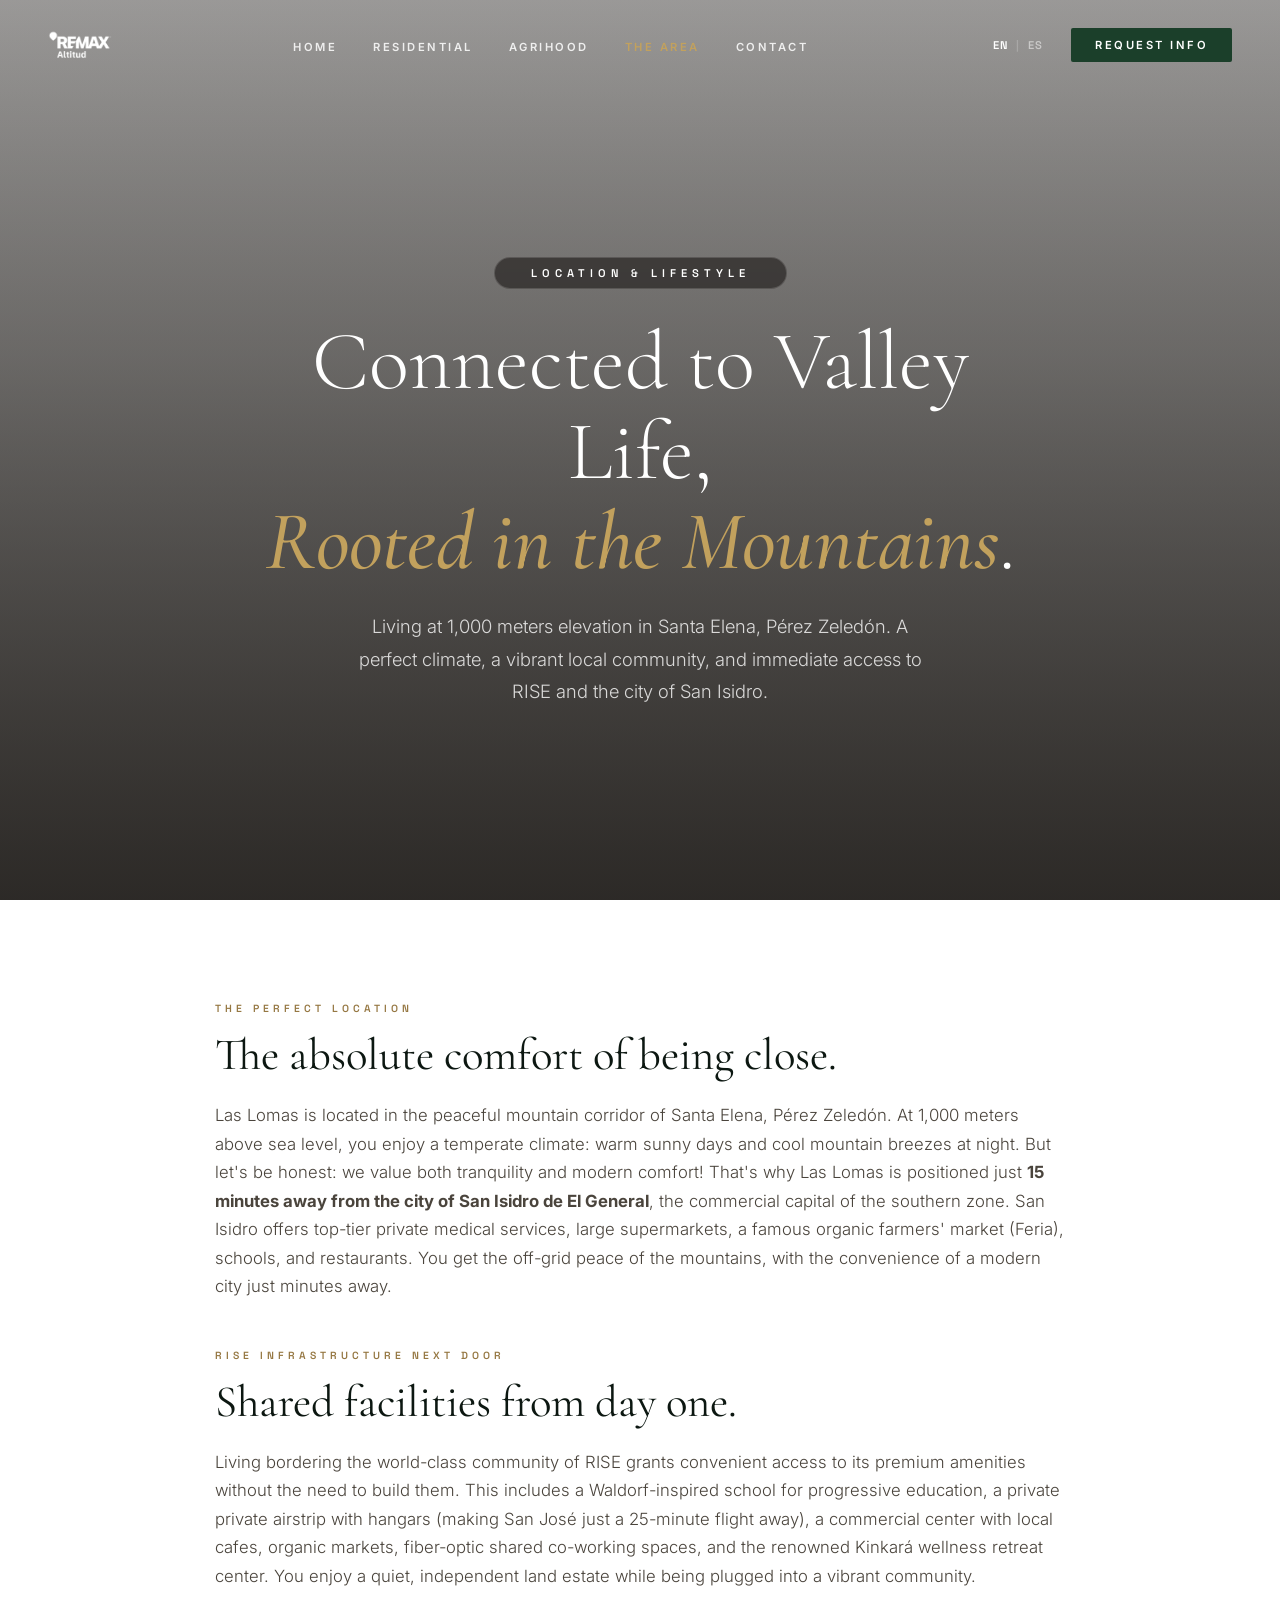
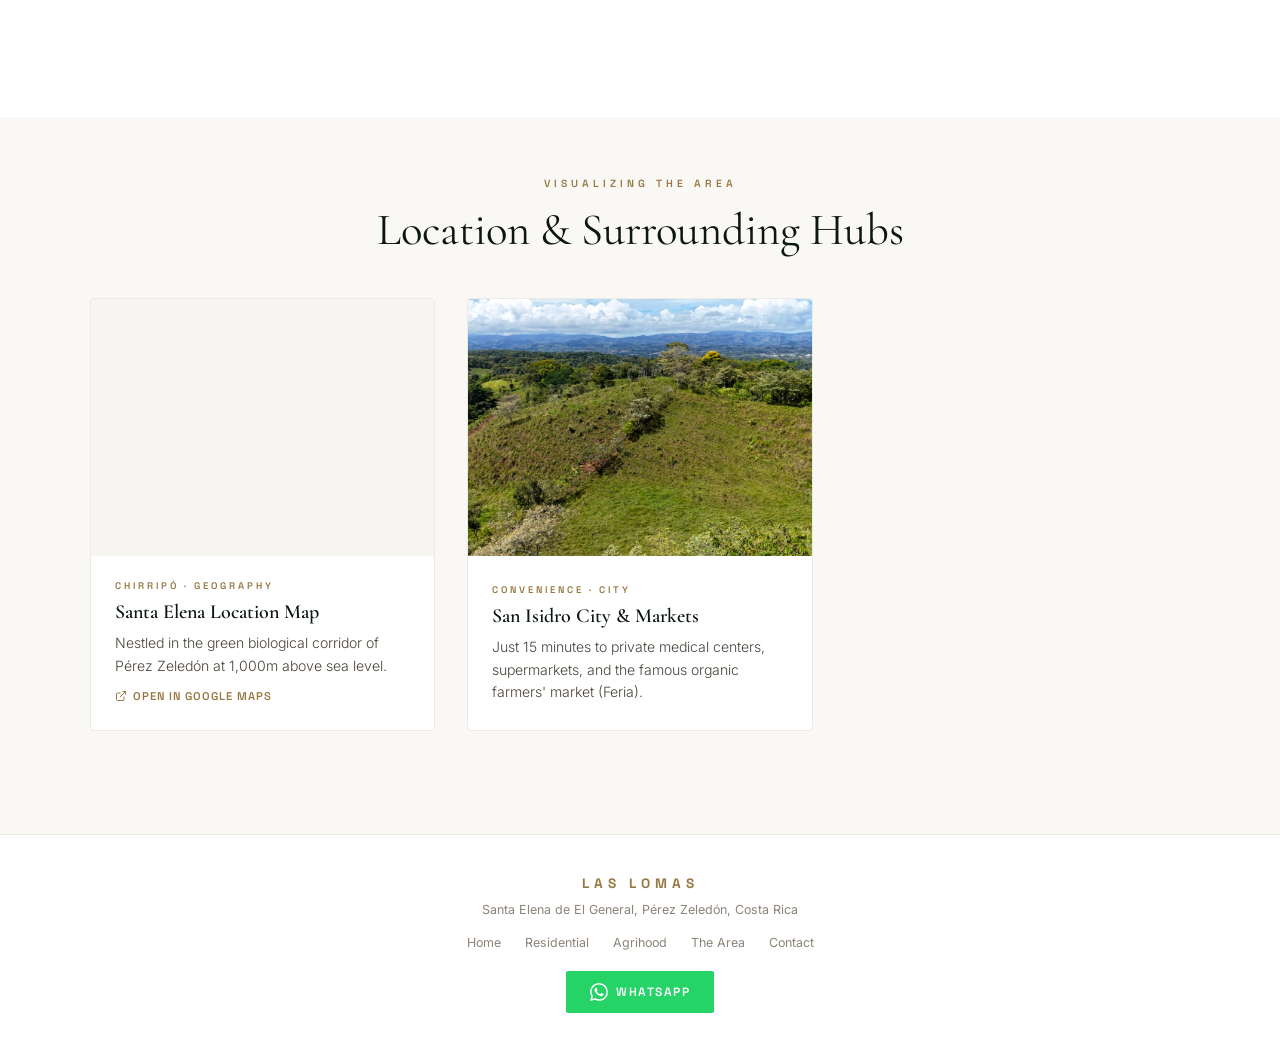
<file: website/zone.html>
<!DOCTYPE html>
<html lang="en">
<head>
  <meta charset="UTF-8">
  <meta name="viewport" content="width=device-width, initial-scale=1.0">
  <script>
    (function() {
      let savedLang = localStorage.getItem('preferred-lang');
      if (!savedLang) {
        const browserLang = navigator.language || navigator.userLanguage;
        savedLang = (browserLang && browserLang.startsWith('es')) ? 'es' : 'en';
      }
      document.documentElement.setAttribute('lang', savedLang);
    })();
  </script>
  <title>The Area · Pérez Zeledón, RISE &amp; Convenience</title>
  <meta name="description" content="Living at 1,000 meters elevation in Santa Elena, Pérez Zeledón. Perfect climate, local community, and immediate access to RISE and the city of San Isidro.">
  <link rel="stylesheet" href="styles.css">
  <link rel="canonical" href="https://laslomas.cr/zone">
  
  <!-- Open Graph / Facebook -->
  <meta property="og:type" content="website">
  <meta property="og:url" content="https://laslomas.cr/zone">
  <meta property="og:title" content="The Area · Pérez Zeledón, RISE &amp; Convenience">
  <meta property="og:description" content="Living at 1,000 meters elevation in Santa Elena, Pérez Zeledón. Perfect climate, local community, and immediate access to RISE and the city of San Isidro.">
  <meta property="og:image" content="https://laslomas.cr/images/land-aerial-valley.jpg">
  <meta property="og:locale" content="en_US">
  <meta property="og:locale:alternate" content="es_CR">
  
  <!-- Twitter -->
  <meta name="twitter:card" content="summary_large_image">
  <meta name="twitter:url" content="https://laslomas.cr/zone">
  <meta name="twitter:title" content="The Area · Pérez Zeledón, RISE &amp; Convenience">
  <meta name="twitter:description" content="Living at 1,000 meters elevation in Santa Elena, Pérez Zeledón. Perfect climate, local community, and immediate access to RISE and the city of San Isidro.">
  <meta name="twitter:image" content="https://laslomas.cr/images/land-aerial-valley.jpg">
  
  <!-- AI / Search Engine JSON-LD Schema -->
  <script type="application/ld+json">
  {
    "@context": "https://schema.org",
    "@type": "AboutPage",
    "@id": "https://laslomas.cr/zone/#about",
    "mainEntity": {
      "@type": "Place",
      "name": "Santa Elena, Pérez Zeledón",
      "description": "A temperate mountain corridor at 1,000 meters above sea level in Pérez Zeledón, Costa Rica. Home to Las Lomas community and bordering the RISE regenerative ecosystem.",
      "address": {
        "@type": "PostalAddress",
        "addressLocality": "Santa Elena de El General",
        "addressRegion": "Pérez Zeledón",
        "addressCountry": "CR"
      },
      "geo": {
        "@type": "GeoCoordinates",
        "latitude": 9.374836,
        "longitude": -83.629106
      }
    }
  }
  </script>
</head>
<body>

  <!-- ═══ Navigation ═══ -->
  <nav class="nav" id="main-nav">
    <a href="/" class="nav-logo"><img src="images/logo-altitud.png" alt="RE/MAX Altitud" class="nav-logo-img"></a>
    <ul class="nav-links">
      <li><a href="/">
        <span class="lang-en">Home</span>
        <span class="lang-es">Inicio</span>
      </a></li>
      <li><a href="/residential">
        <span class="lang-en">Residential</span>
        <span class="lang-es">Residencial</span>
      </a></li>
      <li><a href="/agrihood">
        <span class="lang-en">Agrihood</span>
        <span class="lang-es">Agrihood</span>
      </a></li>
      <li><a href="/zone" class="active">
        <span class="lang-en">The Area</span>
        <span class="lang-es">La Zona</span>
      </a></li>
      <li><a href="/contact">
        <span class="lang-en">Contact</span>
        <span class="lang-es">Contacto</span>
      </a></li>
    </ul>
    <div style="display: flex; align-items: center; gap: 12px;">
      <div class="lang-selector">
        <button class="lang-btn active" data-lang="en" onclick="setLanguage('en')">EN</button>
        <span class="lang-divider">|</span>
        <button class="lang-btn" data-lang="es" onclick="setLanguage('es')">ES</button>
      </div>
      <a href="/contact" class="nav-cta">
        <span class="lang-en">Request Info</span>
        <span class="lang-es">Solicitar Info</span>
      </a>
      
      <!-- Hamburger Menu Toggle Button -->
      <button class="nav-menu-toggle" id="menu-toggle" aria-label="Toggle Menu">
        <span class="hamburger-line"></span>
        <span class="hamburger-line"></span>
        <span class="hamburger-line"></span>
      </button>
    </div>
  </nav>

  <!-- ═══ Hero ═══ -->
  <section class="hero" id="hero" style="background-image: linear-gradient(rgba(26,23,20,0.3), rgba(26,23,20,0.6));">
    <div class="hero-overlay" style="background: linear-gradient(to bottom, rgba(26,23,20,0.2) 0%, rgba(26,23,20,0.4) 40%, rgba(26,23,20,0.8) 100%);"></div>
    <div class="hero-content">
      <div class="hero-tag">
        <span></span>
        <span class="lang-en">Location &amp; Lifestyle</span>
        <span class="lang-es">Ubicación y Estilo de Vida</span>
        <span></span>
      </div>
      <h1 class="hero-title">
        <span class="lang-en">Connected to Valley Life,<br><em>Rooted in the Mountains</em>.</span>
        <span class="lang-es">Conectados al Valle,<br><em>Arraigados en la Montaña</em>.</span>
      </h1>
      <p class="hero-subtitle">
        <span class="lang-en">Living at 1,000 meters elevation in Santa Elena, Pérez Zeledón. A perfect climate, a vibrant local community, and immediate access to RISE and the city of San Isidro.</span>
        <span class="lang-es">Vivir a 1,000 metros de altitud en Santa Elena, Pérez Zeledón. Un clima ideal, una comunidad local vibrante y acceso inmediato a RISE y a la ciudad de San Isidro.</span>
      </p>
    </div>
  </section>

  <!-- ═══ Overview Description ═══ -->
  <section class="section property-section">
    <div class="section-inner" style="max-width: 850px;">
      <div class="section-tag reveal">
        <span class="lang-en">The Perfect Location</span>
        <span class="lang-es">La Ubicación Perfecta</span>
      </div>
      <h2 class="section-title reveal">
        <span class="lang-en">The absolute comfort of being close.</span>
        <span class="lang-es">La absoluta comodidad de estar cerca.</span>
      </h2>
      <p class="section-subtitle reveal" style="max-width: 100%; font-size: 1.05rem; line-height: 1.7; margin-bottom: 32px;">
        <span class="lang-en">Las Lomas is located in the peaceful mountain corridor of Santa Elena, Pérez Zeledón. At 1,000 meters above sea level, you enjoy a temperate climate: warm sunny days and cool mountain breezes at night. But let's be honest: we value both tranquility and modern comfort! That's why Las Lomas is positioned just <strong>15 minutes away from the city of San Isidro de El General</strong>, the commercial capital of the southern zone. San Isidro offers top-tier private medical services, large supermarkets, a famous organic farmers' market (Feria), schools, and restaurants. You get the off-grid peace of the mountains, with the convenience of a modern city just minutes away.</span>
        <span class="lang-es">Las Lomas está ubicado en el pacífico corredor de montaña de Santa Elena, Pérez Zeledón. A 1,000 metros de altitud disfrutarás de un clima templado: días cálidos y soleados y brisas de montaña frescas por las noches. Pero seamos sinceros: ¡valoramos tanto la tranquilidad como el confort moderno! Por eso Las Lomas se encuentra a solo <strong>15 minutos de la ciudad de San Isidro de El General</strong>, el centro comercial de la zona sur. San Isidro ofrece servicios de salud privados de alta calidad, supermercados, una famosa feria orgánica, colegios y excelente gastronomía. Vives en paz en la montaña, con la comodidad de la ciudad a minutos.</span>
      </p>

      <div class="section-tag reveal" style="margin-top: 48px;">
        <span class="lang-en">RISE Infrastructure Next Door</span>
        <span class="lang-es">Infraestructura RISE al Lado</span>
      </div>
      <h2 class="section-title reveal">
        <span class="lang-en">Shared facilities from day one.</span>
        <span class="lang-es">Servicios compartidos desde el primer día.</span>
      </h2>
      <p class="section-subtitle reveal" style="max-width: 100%; font-size: 1.05rem; line-height: 1.7; margin-bottom: 24px;">
        <span class="lang-en">Living bordering the world-class community of RISE grants convenient access to its premium amenities without the need to build them. This includes a Waldorf-inspired school for progressive education, a private private airstrip with hangars (making San José just a 25-minute flight away), a commercial center with local cafes, organic markets, fiber-optic shared co-working spaces, and the renowned Kinkará wellness retreat center. You enjoy a quiet, independent land estate while being plugged into a vibrant community.</span>
        <span class="lang-es">Vivir colindando con la comunidad de clase mundial RISE te otorga un acceso muy conveniente a sus amenidades de primer nivel desde el primer día. Esto incluye la escuela progresiva de inspiración Waldorf, la pista de aterrizaje privada y hangares (que conecta con San José en un vuelo de solo 25 minutos), un centro comercial con cafeterías locales, mercado orgánico, espacio de co-working conectado por fibra óptica y el centro de bienestar Kinkará. Disfrutas de un terreno tranquilo e independiente con la conveniencia de una comunidad conectada.</span>
      </p>
    </div>
  </section>

  <!-- ═══ Symmetrical Image Placeholders ═══ -->
  <section class="section offerings-section" style="background:var(--cream); padding-top: 60px;">
    <div class="section-inner">
      <div class="section-tag reveal" style="text-align:center;">
        <span class="lang-en">Visualizing the Area</span>
        <span class="lang-es">Visualizando la Zona</span>
      </div>
      <h2 class="section-title reveal" style="text-align:center; margin-bottom: 40px;">
        <span class="lang-en">Location &amp; Surrounding Hubs</span>
        <span class="lang-es">Ubicación y Centros Aledaños</span>
      </h2>
      
      <div class="eco-cards" style="grid-template-columns: repeat(auto-fit, minmax(280px, 1fr)); gap: 32px; margin-top: 20px;">
        <!-- Card 1: Santa Elena Map -->
        <div class="eco-card reveal" style="display: flex; flex-direction: column;">
          <div class="location-map" style="flex: 1; min-height: 200px; aspect-ratio: 4/3; border-radius: 0; overflow: hidden; position: relative;">
            <iframe src="https://www.google.com/maps/embed?pb=!1m18!1m12!1m3!1d3929.6267895111!2d-83.629106!3d9.374836!2m3!1f0!2f0!3f0!3m2!1i1024!2i768!4f13.1!3m3!1m2!1s0x0%3A0x0!2zOcKwMjInMjkuNCJOIDgzwrAzNyc0NC44Ilc!5e0!3m2!1sen!2scr!4v1714847600000" width="100%" height="100%" style="border:0;" allowfullscreen="" loading="lazy" referrerpolicy="no-referrer-when-downgrade"></iframe>
          </div>
          <div class="eco-card-body">
            <div class="eco-card-label">
              <span class="lang-en">Chirripó · Geography</span>
              <span class="lang-es">Chirripó · Geografía</span>
            </div>
            <h3 class="eco-card-title">
              <span class="lang-en">Santa Elena Location Map</span>
              <span class="lang-es">Mapa de Ubicación de Santa Elena</span>
            </h3>
            <p class="eco-card-desc">
              <span class="lang-en">Nestled in the green biological corridor of Pérez Zeledón at 1,000m above sea level.</span>
              <span class="lang-es">Ubicado en el corredor biológico verde de Pérez Zeledón a 1,000m sobre el nivel del mar.</span>
            </p>
            <a href="https://maps.app.goo.gl/KUyhS65oAebzz6Un9" target="_blank" class="location-link" style="margin-top: 12px; display: inline-flex; align-items: center; gap: 6px; font-size: 0.7rem; color: var(--gold); text-decoration: none; font-family: 'Space Grotesk', sans-serif; text-transform: uppercase; letter-spacing: 1px; font-weight: 600;">
              <svg viewBox="0 0 24 24" fill="none" stroke="currentColor" stroke-width="2" width="12" height="12"><path d="M18 13v6a2 2 0 01-2 2H5a2 2 0 01-2-2V8a2 2 0 012-2h6M15 3h6v6M10 14L21 3"/></svg>
              <span class="lang-en">Open in Google Maps</span>
              <span class="lang-es">Abrir en Google Maps</span>
            </a>
          </div>
        </div>

        <!-- Card 2: San Isidro City -->
        <div class="eco-card reveal">
          <img src="images/land-highland-views.jpg" class="eco-card-img" alt="San Isidro City & Markets" style="aspect-ratio: 4/3; object-fit: cover;">
          <div class="eco-card-body">
            <div class="eco-card-label">
              <span class="lang-en">Convenience · City</span>
              <span class="lang-es">Conveniencia · Ciudad</span>
            </div>
            <h3 class="eco-card-title">
              <span class="lang-en">San Isidro City &amp; Markets</span>
              <span class="lang-es">Ciudad de San Isidro y Comercios</span>
            </h3>
            <p class="eco-card-desc">
              <span class="lang-en">Just 15 minutes to private medical centers, supermarkets, and the famous organic farmers' market (Feria).</span>
              <span class="lang-es">A solo 15 minutos de centros médicos privados, supermercados y la famosa feria orgánica.</span>
            </p>
          </div>
        </div>

        <!-- Card 3: RISE Facilities -->
        <div class="eco-card reveal">
          <img src="images/real-waldorf.jpg" class="eco-card-img" alt="RISE Waldorf & Airstrip" style="aspect-ratio: 4/3; object-fit: cover;">
          <div class="eco-card-body">
            <div class="eco-card-label">
              <span class="lang-en">Ecosystem · Infrastructure</span>
              <span class="lang-es">Ecosistema · Infraestructura</span>
            </div>
            <h3 class="eco-card-title">
              <span class="lang-en">RISE Waldorf &amp; Airstrip</span>
              <span class="lang-es">RISE Escuela Waldorf y Pista</span>
            </h3>
            <p class="eco-card-desc">
              <span class="lang-en">Convenient adjacent access to a Waldorf-inspired school, private landing strip, and co-working studio.</span>
              <span class="lang-es">Acceso colindante a la escuela Waldorf, pista de aterrizaje privada y estudio de co-working.</span>
            </p>
          </div>
        </div>
      </div>
    </div>
  </section>

  <!-- ═══ Footer ═══ -->
  <footer class="footer">
    <div class="footer-brand">LAS LOMAS</div>
    <p>Santa Elena de El General, Pérez Zeledón, Costa Rica</p>
    <ul class="footer-links">
      <li><a href="/">
        <span class="lang-en">Home</span>
        <span class="lang-es">Inicio</span>
      </a></li>
      <li><a href="/residential">
        <span class="lang-en">Residential</span>
        <span class="lang-es">Residencial</span>
      </a></li>
      <li><a href="/agrihood">
        <span class="lang-en">Agrihood</span>
        <span class="lang-es">Agrihood</span>
      </a></li>
      <li><a href="/zone">
        <span class="lang-en">The Area</span>
        <span class="lang-es">La Zona</span>
      </a></li>
      <li><a href="/contact">
        <span class="lang-en">Contact</span>
        <span class="lang-es">Contacto</span>
      </a></li>
    </ul>
    <div class="footer-contact">
      <a href="https://wa.me/50662170977?text=Hola,%20estoy%20interesado%20en%20los%20lotes%20de%20Las%20Lomas" target="_blank" class="btn-whatsapp">
        <svg viewBox="0 0 24 24"><path d="M17.472 14.382c-.297-.149-1.758-.867-2.03-.967-.273-.099-.471-.148-.67.15-.197.297-.767.966-.94 1.164-.173.199-.347.223-.644.075-.297-.15-1.255-.463-2.39-1.475-.883-.788-1.48-1.761-1.653-2.059-.173-.297-.018-.458.13-.606.134-.133.298-.347.446-.52.149-.174.198-.298.298-.497.099-.198.05-.371-.025-.52-.075-.149-.669-1.612-.916-2.207-.242-.579-.487-.5-.669-.51-.173-.008-.371-.01-.57-.01-.198 0-.52.074-.792.372-.272.297-1.04 1.016-1.04 2.479 0 1.462 1.065 2.875 1.213 3.074.149.198 2.096 3.2 5.077 4.487.709.306 1.262.489 1.694.625.712.227 1.36.195 1.871.118.571-.085 1.758-.719 2.006-1.413.248-.694.248-1.289.173-1.413-.074-.124-.272-.198-.57-.347m-5.421 7.403h-.004a9.87 9.87 0 01-5.031-1.378l-.361-.214-3.741.982.998-3.648-.235-.374a9.86 9.86 0 01-1.51-5.26c.001-5.45 4.436-9.884 9.888-9.884 2.64 0 5.122 1.03 6.988 2.898a9.825 9.825 0 012.893 6.994c-.003 5.45-4.437 9.884-9.885 9.884m8.413-18.297A11.815 11.815 0 0012.05 0C5.495 0 .16 5.335.157 11.892c0 2.096.547 4.142 1.588 5.945L.057 24l6.305-1.654a11.882 11.882 0 005.683 1.448h.005c6.554 0 11.89-5.335 11.893-11.893a11.821 11.821 0 00-3.48-8.413z"/></svg>
        WhatsApp
      </a>
    </div>
  </footer>

  <script>
    const nav = document.getElementById('main-nav');
    window.addEventListener('scroll', () => nav.classList.toggle('scrolled', window.scrollY > 60));

    // Responsive Mobile Menu mechanism
    const menuToggle = document.getElementById('menu-toggle');
    const navLinks = document.querySelector('.nav-links');
    if (menuToggle && navLinks) {
      menuToggle.addEventListener('click', () => {
        const isOpen = menuToggle.classList.toggle('open');
        navLinks.classList.toggle('active');
        document.body.classList.toggle('no-scroll', isOpen);
      });
      // Close menu when clicking a link
      navLinks.querySelectorAll('a').forEach(link => {
        link.addEventListener('click', () => {
          menuToggle.classList.remove('open');
          navLinks.classList.remove('active');
          document.body.classList.remove('no-scroll');
        });
      });
    }

    const reveals = document.querySelectorAll('.reveal');
    const observer = new IntersectionObserver((entries) => {
      entries.forEach((e, i) => {
        if (e.isIntersecting) {
          setTimeout(() => e.target.classList.add('visible'), i * 80);
          observer.unobserve(e.target);
        }
      });
    }, { threshold: 0.15 });
    reveals.forEach(el => observer.observe(el));

    // Language Selector Mechanism
    function setLanguage(lang) {
      document.documentElement.setAttribute('lang', lang);
      localStorage.setItem('preferred-lang', lang);
      
      // Update page metadata
      const pageTitles = {
        en: "The Area · Pérez Zeledón, RISE &amp; Convenience",
        es: "La Zona · Pérez Zeledón, RISE y Conveniencia"
      };
      const pageDescriptions = {
        en: "Living at 1,000 meters elevation in Santa Elena, Pérez Zeledón. Perfect climate, local community, and immediate access to RISE and the city of San Isidro.",
        es: "Vivir a 1,000 metros de altitud en Santa Elena, Pérez Zeledón. Clima ideal, comunidad y acceso inmediato a RISE y a la ciudad de San Isidro."
      };
      document.title = pageTitles[lang];
      const metaDesc = document.querySelector('meta[name="description"]');
      if (metaDesc) metaDesc.setAttribute('content', pageDescriptions[lang]);

      // Update OpenGraph & Twitter tags dynamically
      const metaOgTitle = document.querySelector('meta[property="og:title"]');
      const metaOgDesc = document.querySelector('meta[property="og:description"]');
      const metaTwTitle = document.querySelector('meta[name="twitter:title"]');
      const metaTwDesc = document.querySelector('meta[name="twitter:description"]');
      if (metaOgTitle) metaOgTitle.setAttribute('content', pageTitles[lang]);
      if (metaOgDesc) metaOgDesc.setAttribute('content', pageDescriptions[lang]);
      if (metaTwTitle) metaTwTitle.setAttribute('content', pageTitles[lang]);
      if (metaTwDesc) metaTwDesc.setAttribute('content', pageDescriptions[lang]);

      // Update placeholders
      document.querySelectorAll('[data-placeholder-en]').forEach(el => {
        el.placeholder = el.getAttribute(`data-placeholder-${lang}`);
      });

      // Toggle active classes on language buttons
      document.querySelectorAll('.lang-btn').forEach(btn => {
        btn.classList.toggle('active', btn.getAttribute('data-lang') === lang);
      });
    }

    // Call once on page load to initialize button and content states
    document.addEventListener('DOMContentLoaded', () => {
      const currentLang = document.documentElement.getAttribute('lang') || 'en';
      setLanguage(currentLang);
    });
  </script>

</body>
</html>
</file>
<file: website/styles.css>
@import url('https://fonts.googleapis.com/css2?family=Cormorant+Garamond:ital,wght@0,300;0,400;0,500;0,600;0,700;1,400;1,500&family=Inter:wght@300;400;500;600&family=Space+Grotesk:wght@400;500;600;700&display=swap');

:root {
  --gold: #967843;
  --gold-light: #C2A15D;
  --gold-muted: #B49454;
  --emerald: #1B3F2A;
  --emerald-light: #2A5A3D;
  --white: #FFFFFF;
  --cream: #FAF8F5;
  --warm-gray-50: #F7F5F2;
  --warm-gray-100: #EDE9E3;
  --warm-gray-200: #D9D3CB;
  --warm-gray-300: #B8B0A4;
  --warm-gray-400: #948A7C;
  --warm-gray-500: #746A5E;
  --warm-gray-600: #574F45;
  --warm-gray-700: #3D372F;
  --warm-gray-800: #1B291F;
  --warm-gray-900: #0C1711; /* A rich, deep dark forest green-black */
  --text-heading: #0C1711;
  --text-body: #4A443C;     /* Soft, readable luxury print warm dark grey */
  --text-muted: #8C8479;
  --section-padding: clamp(64px, 8vw, 110px); /* Generous padding for high-end editorial spacing */
}

*, *::before, *::after { margin:0; padding:0; box-sizing:border-box; }
html { scroll-behavior:smooth; font-size:16px; }
body {
  font-family:'Inter',sans-serif; background:var(--white); color:var(--text-body);
  overflow-x:hidden; -webkit-font-smoothing:antialiased;
}
body.no-scroll {
  overflow:hidden;
  height:100vh;
}


/* ── Nav ── */
.nav {
  position:fixed; top:0; left:0; right:0; z-index:1000;
  padding:28px 48px; display:flex; align-items:center; justify-content:space-between;
  transition:all 0.4s cubic-bezier(0.16, 1, 0.3, 1); background:transparent;
}
.nav.scrolled {
  background:rgba(255,255,255,.98); backdrop-filter:blur(20px);
  padding:18px 48px; border-bottom:1px solid rgba(12,23,17,.04); box-shadow:none;
}
.nav.scrolled .nav-logo-img { filter:none; }
.nav.scrolled .nav-links a { color:var(--warm-gray-600); }
.nav.scrolled .nav-links a:hover { color:var(--emerald); }
.nav-logo { display:flex; align-items:center; text-decoration:none; }
.nav-logo-img { height:32px; width:auto; filter:brightness(0) invert(1); transition:filter .3s; }
.nav-links { display:flex; gap:36px; list-style:none; }
.nav-menu-toggle { display: none; }

.nav-links a {
  color:rgba(255,255,255,.85); text-decoration:none; font-size:.7rem;
  font-weight:600; letter-spacing:2.5px; text-transform:uppercase; transition:color .3s;
}
.nav-links a:hover { color:var(--gold-light); }
.nav-cta {
  background:var(--emerald); color:var(--white); padding:10px 24px; border-radius:2px;
  text-decoration:none; font-weight:600; font-size:.7rem; letter-spacing:2.5px;
  text-transform:uppercase; transition:all 0.35s cubic-bezier(0.16, 1, 0.3, 1);
}
.nav-cta:hover { background:var(--emerald-light); transform:translateY(-1.5px); box-shadow:0 6px 18px rgba(27,63,42,.12); }

/* ── Language Selector ── */
.lang-selector {
  display:inline-flex; align-items:center; gap:4px;
  font-family:'Space Grotesk',sans-serif; font-size:.7rem; font-weight:600;
  letter-spacing:1px; margin-right:12px;
}
.lang-btn {
  background:none; border:none; color:rgba(255,255,255,.5); cursor:pointer;
  padding:4px; font-weight:600; font-family:'Space Grotesk',sans-serif;
  font-size:.7rem; letter-spacing:1px; transition:color .3s;
}
.lang-btn:hover { color:var(--gold-light); }
.lang-btn.active { color:var(--white); }
.lang-divider { color:rgba(255,255,255,.2); font-size:.7rem; }

.nav.scrolled .lang-btn { color:var(--warm-gray-400); }
.nav.scrolled .lang-btn.active { color:var(--warm-gray-900); }
.nav.scrolled .lang-btn:hover { color:var(--gold); }
.nav.scrolled .lang-divider { color:var(--warm-gray-200); }

/* ── Hero ── */
.hero {
  position:relative; height:100vh; min-height:700px;
  display:flex; align-items:center; justify-content:center; overflow:hidden;
}
.hero-bg { position:absolute; inset:0; background:url('images/hero-aerial.png') center/cover no-repeat; }
.hero-overlay {
  position:absolute; inset:0;
  background:linear-gradient(to bottom, rgba(26,23,20,.25) 0%, rgba(26,23,20,.4) 40%, rgba(26,23,20,.7) 75%, var(--white) 100%);
}
.hero-content { position:relative; z-index:2; text-align:center; max-width:850px; padding:80px 24px 0; }
.hero-tag {
  display:inline-flex; align-items:center; gap:12px;
  font-family:'Space Grotesk',sans-serif; font-size:.7rem; font-weight:600;
  letter-spacing:5px; text-transform:uppercase; color:var(--white);
  background:rgba(26,23,20,.6); backdrop-filter:blur(4px); border:1px solid rgba(255,255,255,.15);
  padding:8px 24px; border-radius:50px;
  margin-bottom:28px; animation:fadeInUp 1s ease .2s both;
}
.hero-tag::before, .hero-tag::after { display:none; }
.hero-title {
  font-family:'Cormorant Garamond',serif; font-size:clamp(2.8rem,6.5vw,5.5rem);
  font-weight:300; line-height:1.08; margin-bottom:24px; color:var(--white);
  animation:fadeInUp 1s ease .4s both;
}
.hero-title em {
  font-style:italic; font-weight:500; color:var(--gold-light);
}
.hero-subtitle {
  font-size:clamp(.95rem,1.6vw,1.15rem); color:rgba(255,255,255,.8);
  line-height:1.75; max-width:580px; margin:0 auto 16px; font-weight:300;
  animation:fadeInUp 1s ease .6s both;
}
.hero-details {
  display:flex; gap:24px; justify-content:center; flex-wrap:nowrap;
  margin-bottom:24px; animation:fadeInUp 1s ease .7s both;
}
.hero-detail {
  text-align:center;
}
.hero-detail-value {
  font-family:'Cormorant Garamond',serif; font-size:clamp(1.6rem, 3vw, 2.4rem); font-weight:700;
  color:var(--gold-light); line-height:1.1;
}
.hero-detail-label {
  font-size:.7rem; letter-spacing:2.5px; text-transform:uppercase;
  color:rgba(255,255,255,.6); margin-top:6px; font-weight:500;
}
.hero-divider {
  width:1px; height:40px; background:rgba(255,255,255,.2); align-self:center;
}
.hero-actions {
  display:flex; gap:16px; justify-content:center; flex-wrap:wrap;
  animation:fadeInUp 1s ease .9s both; margin-bottom:24px;
}
.btn-primary {
  background: var(--emerald); color: var(--white);
  padding: 14px 36px; border: 1px solid var(--emerald); border-radius: 2px; cursor: pointer;
  font-family: 'Space Grotesk', sans-serif; font-size: 0.72rem; font-weight: 600;
  letter-spacing: 3px; text-transform: uppercase; text-decoration: none;
  transition: all 0.35s cubic-bezier(0.16, 1, 0.3, 1);
  display: inline-flex; align-items: center; justify-content: center;
}
.btn-primary:hover {
  background: var(--emerald-light); border-color: var(--emerald-light);
  transform: translateY(-2px); box-shadow: 0 10px 24px rgba(27,63,42,.15);
}
.btn-secondary {
  background: transparent; color: var(--white); padding: 14px 36px;
  border: 1px solid rgba(255,255,255,.4); border-radius: 2px;
  font-family: 'Space Grotesk', sans-serif; font-size: 0.72rem; font-weight: 500;
  letter-spacing: 3px; text-transform: uppercase; text-decoration: none; cursor: pointer;
  transition: all 0.35s cubic-bezier(0.16, 1, 0.3, 1);
  display: inline-flex; align-items: center; justify-content: center;
}
.btn-secondary:hover {
  border-color: var(--white); background: rgba(255,255,255,0.05); color: var(--white);
  transform: translateY(-2px);
}
.hero-scroll {
  position:absolute; bottom:40px; left:50%; transform:translateX(-50%); z-index:2;
  display:flex; flex-direction:column; align-items:center; gap:8px;
  animation:fadeInUp 1s ease 1.1s both;
}
.hero-scroll span { font-size:.65rem; letter-spacing:3px; text-transform:uppercase; color:var(--warm-gray-400); }
.scroll-line { width:1px; height:36px; background:var(--warm-gray-300); animation:scrollPulse 2s ease infinite; }

/* ── Urgency Banner ── */
.urgency-banner {
  background:var(--warm-gray-900); padding:18px 24px; text-align:center;
}
.urgency-banner p {
  font-family:'Space Grotesk',sans-serif; font-size:.78rem; font-weight:500;
  letter-spacing:2.5px; text-transform:uppercase; color:var(--warm-gray-300);
}
.urgency-banner strong { color:var(--gold-light); }

/* ── Section Shared ── */
.section { padding:var(--section-padding) 24px; }
.section-inner { max-width:1100px; margin:0 auto; }
.section-tag {
  font-family:'Space Grotesk',sans-serif; font-size:.65rem; font-weight:600;
  letter-spacing:4px; text-transform:uppercase; color:var(--gold); margin-bottom:14px;
}
.section-title {
  font-family:'Cormorant Garamond',serif; font-size:clamp(1.9rem,3.5vw,2.8rem);
  font-weight:400; line-height:1.2; margin-bottom:18px; color:var(--text-heading);
}
.section-title em { font-style:italic; font-weight:500; }
.section-subtitle { font-size:1rem; color:var(--text-body); line-height:1.75; max-width:560px; font-weight:300; }

/* ── Property ── */
.property-section { background:var(--white); padding-bottom:var(--section-padding); }
.property-grid { display:grid; grid-template-columns:1.2fr .8fr; gap:48px; align-items:center; margin-top:40px; }
.property-text-heading {
  font-family:'Cormorant Garamond',serif; font-size:clamp(1.4rem, 2.5vw, 1.8rem);
  font-weight:600; color:var(--text-heading); line-height:1.3; margin-bottom:20px;
}
.property-visual { position:relative; border-radius:6px; overflow:hidden; }
.property-visual img { width:100%; height:auto; border-radius:6px; filter:contrast(1.05) saturate(1.1); }
.property-visual-label {
  text-align:center; margin-top:10px;
  font-family:'Space Grotesk',sans-serif; font-size:.65rem; font-weight:500;
  letter-spacing:2px; text-transform:uppercase; color:var(--text-muted);
}
.property-highlights {
  display:grid; grid-template-columns:repeat(4, 1fr); gap:16px; margin-top:28px;
  padding-top:24px; border-top:1px solid var(--warm-gray-100);
}
.property-highlight { text-align:center; }
.ph-value {
  display:block; font-family:'Cormorant Garamond',serif;
  font-size:1.5rem; font-weight:700; color:var(--gold); line-height:1.2;
}
.ph-label {
  display:block; font-family:'Space Grotesk',sans-serif;
  font-size:.6rem; font-weight:600; letter-spacing:2px;
  text-transform:uppercase; color:var(--text-muted); margin-top:4px;
}
.features-section { background:var(--warm-gray-900); padding:var(--section-padding) 24px; }
.features-grid { display:grid; grid-template-columns:repeat(3, 1fr); gap:1px; background:rgba(255,255,255,.06); }
.feature-card {
  padding:36px 28px; background:var(--warm-gray-900);
  text-align:center; transition:all .4s;
}
.feature-card:hover { background:rgba(255,255,255,.03); }
.feature-icon {
  width:36px; height:36px; margin:0 auto 16px;
  color:var(--gold-muted); opacity:.7;
}
.feature-icon svg { width:100%; height:100%; }
.feature-number {
  font-family:'Cormorant Garamond',serif; font-size:clamp(1.8rem, 3vw, 2.4rem); font-weight:700;
  color:var(--gold-light); line-height:1.1; margin-bottom:4px;
}
.feature-card h3 {
  font-family:'Cormorant Garamond',serif; font-size:.95rem; font-weight:600;
  color:rgba(255,255,255,.7); margin-bottom:12px; letter-spacing:.5px;
}
.feature-card p { color:rgba(255,255,255,.4); font-size:.78rem; line-height:1.55; font-weight:300; }

/* ── Thesis ── */
.thesis { background:var(--white); }
.thesis-grid { display:grid; grid-template-columns:1fr 1fr; gap:60px; align-items:start; margin-top:56px; }
.thesis-visual { position:relative; border-radius:4px; overflow:hidden; aspect-ratio:16/10; }
.thesis-visual img { width:100%; height:100%; object-fit:cover; transition:transform .8s ease; filter:contrast(1.08) saturate(1.15) brightness(1.02); }
.thesis-visual:hover img { transform:scale(1.03); }
.thesis-visual-badge {
  position:absolute; top:16px; left:16px;
  background:rgba(255,255,255,.92); backdrop-filter:blur(10px);
  padding:8px 14px; border-radius:2px;
}
.thesis-visual-badge span {
  font-family:'Space Grotesk',sans-serif; font-size:.65rem; font-weight:600;
  letter-spacing:2px; text-transform:uppercase; color:var(--gold);
}
.thesis-points { display:flex; flex-direction:column; gap:28px; }
.thesis-point { padding-left:20px; border-left:2px solid var(--warm-gray-100); transition:border-color .3s; }
.thesis-point:hover { border-left-color:var(--gold); }
.thesis-point h3 {
  font-family:'Cormorant Garamond',serif; font-size:1.2rem; font-weight:600;
  color:var(--text-heading); margin-bottom:6px;
}
.thesis-point p { color:var(--text-body); line-height:1.65; font-size:.9rem; font-weight:300; }

/* ── Ecosystem ── */
.ecosystem { background:var(--cream); }
.eco-cards { display:grid; grid-template-columns:repeat(3,1fr); gap:24px; margin-top:48px; }
.eco-card {
  background: var(--white); border: 1px solid var(--warm-gray-100);
  border-radius: 4px; overflow: hidden;
  transition: all 0.45s cubic-bezier(0.16, 1, 0.3, 1);
}
.eco-card:hover {
  border-color: var(--gold-light);
  transform: translateY(-6px);
  box-shadow: 0 16px 36px rgba(12,23,17,.04);
}
.eco-card-img { width:100%; aspect-ratio:16/10; object-fit:cover; filter:contrast(1.08) saturate(1.15) brightness(1.02); transition:filter .3s; }
.eco-card-body { padding:24px; }
.eco-card-label {
  font-family:'Space Grotesk',sans-serif; font-size:.6rem; font-weight:600;
  letter-spacing:3px; text-transform:uppercase; color:var(--gold); margin-bottom:8px;
}
.eco-card-title { font-family:'Cormorant Garamond',serif; font-size:1.25rem; font-weight:600; color:var(--text-heading); margin-bottom:8px; }
.eco-card-desc { color:var(--text-body); font-size:.88rem; line-height:1.6; font-weight:300; }

/* ── Bridge ── */
.bridge-section {
  background:var(--warm-gray-900); color:var(--white);
}
.bridge-section .section-tag { color:var(--gold-light); border-color:rgba(196,163,90,.3); }
.bridge-section .section-title { color:var(--white); }
.bridge-section .section-subtitle { color:rgba(255,255,255,.65); }
.bridge-section strong { color:var(--gold-light); font-weight:600; }

/* ── Gallery / Carousel ── */
.gallery-section { background:var(--cream); overflow:hidden; padding-top:var(--section-padding); padding-bottom:var(--section-padding); }
.carousel {
  position:relative; width:100%; max-width:860px; margin:0 auto;
  aspect-ratio:2.2/1; border-radius:6px; overflow:hidden;
}
.carousel-track { position:relative; width:100%; height:100%; }
.carousel-slide {
  position:absolute; inset:0; opacity:0;
  transition:opacity .8s ease;
}
.carousel-slide.active { opacity:1; z-index:1; }
.carousel-slide img {
  width:100%; height:100%; object-fit:cover;
  filter:contrast(1.08) saturate(1.15) brightness(1.02);
}
.carousel-caption {
  position:absolute; bottom:0; left:0; right:0; z-index:2;
  padding:24px 32px;
  background:linear-gradient(to top, rgba(26,23,20,.75) 0%, transparent 100%);
  font-family:'Space Grotesk',sans-serif; font-size:.75rem; font-weight:500;
  letter-spacing:2px; text-transform:uppercase; color:rgba(255,255,255,.9);
  text-align:left;
}
.carousel-btn {
  position:absolute; top:50%; transform:translateY(-50%); z-index:3;
  width:48px; height:48px; border:none; border-radius:50%;
  background:rgba(255,255,255,.85); backdrop-filter:blur(8px);
  color:var(--warm-gray-800); font-size:1.6rem; cursor:pointer;
  display:flex; align-items:center; justify-content:center;
  transition:all .3s; box-shadow:0 2px 12px rgba(0,0,0,.12);
  line-height:1;
}
.carousel-btn:hover { background:var(--white); transform:translateY(-50%) scale(1.08); }
.carousel-prev { left:20px; }
.carousel-next { right:20px; }
.carousel-dots {
  position:absolute; bottom:16px; left:50%; transform:translateX(-50%); z-index:3;
  display:flex; gap:8px;
}
.carousel-dot {
  width:8px; height:8px; border-radius:50%; border:none; cursor:pointer;
  background:rgba(255,255,255,.4); transition:all .3s;
}
.carousel-dot.active { background:var(--white); transform:scale(1.3); }

/* ── GIF Flyover ── */
.gif-flyover {
  position:relative; width:100%; overflow:hidden;
  background:var(--warm-gray-900);
}
.gif-flyover img {
  width:100%; display:block;
  filter:contrast(1.06) saturate(1.1) brightness(1.02);
}
.gif-flyover-overlay {
  position:absolute; inset:0; pointer-events:none;
  background:linear-gradient(to bottom, rgba(26,23,20,.15) 0%, transparent 30%, transparent 70%, rgba(26,23,20,.4) 100%);
}
.gif-flyover-caption {
  position:absolute; bottom:28px; left:50%; transform:translateX(-50%); z-index:2;
  display:inline-flex; align-items:center; gap:12px;
  font-family:'Space Grotesk',sans-serif; font-size:.7rem; font-weight:600;
  letter-spacing:4px; text-transform:uppercase; color:rgba(255,255,255,.85);
  white-space:nowrap;
}
.gif-flyover-caption span { display:inline-block; width:32px; height:1px; background:rgba(255,255,255,.4); }

/* ── Stats Bar ── */
.stats-bar { background:var(--warm-gray-900); padding:56px 24px; }

/* ── Video / Flyover Section ── */
.video-section { background:var(--white); padding:var(--section-padding) 24px; }
.flyover-showcase {
  position:relative; width:100%; max-width:900px; margin:0 auto;
  border-radius:6px; overflow:hidden;
  box-shadow:0 16px 48px rgba(26,23,20,.12);
}
.flyover-showcase img {
  width:100%; height:auto; display:block;
  filter:contrast(1.08) saturate(1.15) brightness(1.02);
}
.flyover-caption {
  position:absolute; bottom:0; left:0; right:0;
  padding:20px 28px;
  background:linear-gradient(to top, rgba(26,23,20,.7) 0%, transparent 100%);
  font-family:'Space Grotesk',sans-serif; font-size:.75rem; font-weight:500;
  letter-spacing:2px; text-transform:uppercase; color:rgba(255,255,255,.9);
  text-align:left;
}
.video-placeholder {
  position:relative; width:100%; max-width:900px; margin:0 auto;
  aspect-ratio:16/9; background:var(--warm-gray-100);
  border-radius:6px; border:1px solid var(--warm-gray-200);
  display:flex; flex-direction:column; align-items:center; justify-content:center;
  gap:16px; cursor:pointer; transition:all .4s;
  background-image:url('images/land-aerial-valley.jpg'); background-size:cover; background-position:center;
}
.video-placeholder::after {
  content:''; position:absolute; inset:0; border-radius:6px;
  background:rgba(26,23,20,.45); transition:background .3s;
}
.video-placeholder:hover::after { background:rgba(26,23,20,.3); }
.video-play-btn {
  position:relative; z-index:2;
  width:72px; height:72px; border-radius:50%;
  background:rgba(255,255,255,.9); display:flex; align-items:center; justify-content:center;
  transition:all .3s; box-shadow:0 4px 24px rgba(0,0,0,.15);
}
.video-play-btn svg { width:28px; height:28px; color:var(--warm-gray-800); margin-left:3px; }
.video-placeholder:hover .video-play-btn { background:var(--white); transform:scale(1.08); }
.video-placeholder p {
  position:relative; z-index:2;
  font-family:'Space Grotesk',sans-serif; font-size:.75rem; font-weight:600;
  letter-spacing:2px; text-transform:uppercase; color:rgba(255,255,255,.8);
}
.stats-grid { max-width:1100px; margin:0 auto; display:grid; grid-template-columns:repeat(5,1fr); gap:32px; text-align:center; }
.stat-number {
  font-family:'Cormorant Garamond',serif; font-size:clamp(2rem,3.5vw,2.8rem);
  font-weight:400; color:var(--gold-light);
}
.stat-label {
  font-size:.7rem; color:var(--warm-gray-400); margin-top:6px;
  letter-spacing:2px; text-transform:uppercase; font-family:'Space Grotesk',sans-serif; font-weight:500;
}

/* ── Opportunity ── */
.opportunity { background:var(--white); }
.opp-layout { display:grid; grid-template-columns:1fr 1fr; gap:60px; align-items:center; margin-top:48px; }
.opp-visual { position:relative; border-radius:4px; overflow:hidden; aspect-ratio:4/3; }
.opp-visual img { width:100%; height:100%; object-fit:cover; }
.opp-list { list-style:none; display:flex; flex-direction:column; gap:16px; }
.opp-list li {
  display:flex; gap:16px; align-items:flex-start; padding:20px;
  background:var(--cream); border:1px solid var(--warm-gray-100);
  border-radius:4px; transition:all .3s;
}
.opp-list li:hover { border-color:var(--gold-muted); }
.opp-icon {
  flex-shrink:0; width:36px; height:36px; display:flex; align-items:center;
  justify-content:center; background:rgba(158,122,56,.08); border-radius:4px; font-size:1.1rem;
}
.opp-text h4 { font-family:'Cormorant Garamond',serif; font-size:1rem; font-weight:600; color:var(--text-heading); margin-bottom:3px; }
.opp-text p { color:var(--text-body); font-size:.85rem; line-height:1.55; font-weight:300; }

/* ── Mindset ── */
.mindset { background:var(--cream); }
.mindset-grid { display:grid; grid-template-columns:1fr 1fr; gap:60px; align-items:center; margin-top:48px; }
.mindset-quote {
  font-family:'Cormorant Garamond',serif; font-size:1.5rem; font-style:italic;
  font-weight:400; line-height:1.5; color:var(--text-heading); margin-bottom:20px;
  border-left:2px solid var(--gold); padding-left:20px;
}
.mindset-text { color:var(--text-body); line-height:1.7; font-size:.92rem; font-weight:300; }
.mindset-tags { display:flex; flex-wrap:wrap; gap:8px; margin-top:24px; }
.mindset-tag {
  padding:7px 14px; border:1px solid var(--warm-gray-200); border-radius:20px;
  font-size:.75rem; color:var(--text-muted); font-family:'Space Grotesk',sans-serif;
  font-weight:500; letter-spacing:.5px; transition:all .3s;
}
.mindset-tag:hover { border-color:var(--gold); color:var(--gold); }
.mindset-visual { border-radius:4px; overflow:hidden; aspect-ratio:4/3; }
.mindset-visual img { width:100%; height:100%; object-fit:cover; }

/* ── CTA ── */
.cta-section {
  position:relative; padding:var(--section-padding) 24px; text-align:center; overflow:hidden;
  background:var(--warm-gray-900);
}
.cta-section::before {
  content:''; position:absolute; inset:0;
  background:radial-gradient(ellipse at center, rgba(158,122,56,.06) 0%, transparent 70%);
}
.cta-inner { position:relative; z-index:2; max-width:640px; margin:0 auto; }
.cta-inner .section-tag { color:var(--gold-light); }
.cta-inner .section-title { color:var(--white); }
.cta-inner .section-subtitle { color:var(--warm-gray-400); margin:0 auto 36px; }
.cta-form { display:flex; gap:12px; max-width:480px; margin:0 auto; flex-wrap:wrap; justify-content:center; }
.cta-input {
  flex:1; min-width:200px; padding:14px 20px;
  background:rgba(255,255,255,.06); border:1px solid var(--warm-gray-700);
  border-radius:2px; color:var(--white); font-family:'Inter',sans-serif; font-size:.9rem;
  outline:none; transition:border-color .3s;
}
.cta-input:focus { border-color:var(--gold); }
.cta-input::placeholder { color:var(--warm-gray-500); }
.cta-disclaimer { font-size:.72rem; color:var(--warm-gray-500); margin-top:16px; line-height:1.6; }
.cta-disclaimer strong { color:var(--gold-light); }

/* ── Footer ── */
.footer {
  background:var(--white); border-top:1px solid var(--warm-gray-100);
  padding:40px 24px; text-align:center;
}
.footer-brand {
  font-family:'Space Grotesk',sans-serif; font-size:.85rem; font-weight:700;
  letter-spacing:5px; color:var(--gold); margin-bottom:10px;
}
.footer p { font-size:.78rem; color:var(--text-muted); }
.footer-links { display:flex; gap:24px; justify-content:center; list-style:none; margin-top:14px; }
.footer-links a { color:var(--text-muted); text-decoration:none; font-size:.78rem; transition:color .3s; }
.footer-links a:hover { color:var(--gold); }
.footer-contact { display:flex; gap:12px; justify-content:center; flex-wrap:wrap; margin-top:20px; }
.footer-contact .cta-input {
  background:var(--cream); border:1px solid var(--warm-gray-200); color:var(--text-heading);
  padding:12px 18px; border-radius:2px; font-size:.85rem; min-width:180px; flex:1; max-width:260px;
}
.footer-contact .cta-input::placeholder { color:var(--warm-gray-300); }
.footer-contact .cta-input:focus { border-color:var(--gold); outline:none; }
.btn-whatsapp {
  display:inline-flex; align-items:center; gap:8px;
  background:#25D366; color:var(--white); padding:12px 24px; border-radius:2px;
  text-decoration:none; font-family:'Space Grotesk',sans-serif; font-size:.75rem;
  font-weight:600; letter-spacing:1.5px; text-transform:uppercase; transition:all .3s;
}
.btn-whatsapp:hover { background:#1DA851; transform:translateY(-1px); }
.btn-whatsapp svg { width:18px; height:18px; fill:currentColor; }

/* ── Location & Grid Layouts ── */
.location-section { background:var(--white); }
.location-grid, .masterplan-grid { display:grid; grid-template-columns:1fr 1fr; gap:48px; align-items:center; margin-top:32px; }
.location-map { aspect-ratio:4/3; border-radius:6px; overflow:hidden; background:var(--warm-gray-50); }
.location-map iframe {
  width: 100%;
  height: 100%;
  border: 0;
  filter: grayscale(100%) invert(5%) sepia(20%) saturate(120%) hue-rotate(15deg) brightness(95%) contrast(105%);
  transition: filter 0.5s ease;
}
.location-map iframe:hover {
  filter: grayscale(0%) sepia(0%) saturate(100%) hue-rotate(0deg) brightness(100%) contrast(100%);
}
.location-link {
  display:inline-flex; align-items:center; gap:8px; margin-top:24px;
  font-family:'Space Grotesk',sans-serif; font-size:.75rem; font-weight:600;
  letter-spacing:1.5px; text-transform:uppercase; text-decoration:none;
  color:var(--gold); transition:color .3s;
}
.location-link:hover { color:var(--gold-muted); }

/* ── FAQ ── */
.faq-section { background:var(--cream); }
.faq-list { max-width:720px; margin:32px auto 0; }
.faq-item {
  border-bottom:1px solid var(--warm-gray-100); overflow:hidden;
}
.faq-question {
  padding:20px 0; cursor:pointer; list-style:none;
  font-family:'Cormorant Garamond',serif; font-size:1.15rem; font-weight:600;
  color:var(--text-heading); display:flex; align-items:center; justify-content:space-between;
  transition:color .3s;
}
.faq-question:hover { color:var(--gold); }
.faq-question::after {
  content:'+'; font-family:'Inter',sans-serif; font-size:1.2rem; font-weight:300;
  color:var(--gold-muted); transition:transform .3s;
}
.faq-item[open] .faq-question::after { content:'−'; }
.faq-question::-webkit-details-marker { display:none; }
.faq-answer {
  padding:0 0 20px; color:var(--text-body); font-size:.9rem; line-height:1.7; font-weight:300;
}

/* ── Animations ── */
@keyframes fadeInUp { from { opacity:0; transform:translateY(24px); } to { opacity:1; transform:translateY(0); } }
@keyframes scrollPulse { 0%,100% { opacity:.3; transform:scaleY(.6); } 50% { opacity:1; transform:scaleY(1); } }
.reveal { opacity:0; transform:translateY(24px); transition:all .8s cubic-bezier(.16,1,.3,1); }
.reveal.visible { opacity:1; transform:translateY(0); }

/* ── Responsive ── */
@media(max-width:900px) {
  :root { --section-padding: clamp(36px, 5vw, 60px); }
  .thesis-grid,.opp-layout,.mindset-grid,.property-grid,.location-grid,.masterplan-grid { grid-template-columns:1fr; gap:36px; }
  .eco-cards { grid-template-columns:1fr; max-width:480px; margin-left:auto; margin-right:auto; }
  .features-grid { grid-template-columns:repeat(2, 1fr); }
  .carousel { border-radius:0; }
  .carousel-btn { width:40px; height:40px; font-size:1.3rem; }
  .stats-grid { grid-template-columns:repeat(3,1fr); }
  
  /* Mobile hamburger button styles */
  .nav-menu-toggle {
    display: flex;
    flex-direction: column;
    justify-content: space-between;
    width: 24px;
    height: 18px;
    background: transparent;
    border: none;
    cursor: pointer;
    padding: 0;
    z-index: 1001;
  }
  .nav-menu-toggle .hamburger-line {
    width: 100%;
    height: 2px;
    background-color: var(--white);
    transition: all 0.3s ease;
  }
  .nav.scrolled .nav-menu-toggle .hamburger-line {
    background-color: var(--warm-gray-900);
  }
  
  /* Open state transitions */
  .nav-menu-toggle.open .hamburger-line {
    background-color: var(--white) !important;
  }
  .nav-menu-toggle.open .hamburger-line:nth-child(1) {
    transform: translateY(8px) rotate(45deg);
  }
  .nav-menu-toggle.open .hamburger-line:nth-child(2) {
    opacity: 0;
  }
  .nav-menu-toggle.open .hamburger-line:nth-child(3) {
    transform: translateY(-8px) rotate(-45deg);
  }

  /* Slide-out mobile navigation */
  .nav-links {
    display: flex;
    flex-direction: column;
    position: fixed;
    top: 0;
    right: -100%;
    width: 280px;
    height: 100vh;
    background: var(--warm-gray-900);
    padding: 100px 40px;
    gap: 24px;
    transition: right 0.4s cubic-bezier(0.16, 1, 0.3, 1);
    box-shadow: -10px 0 30px rgba(0,0,0,0.3);
    z-index: 999;
  }
  .nav-links.active {
    right: 0;
  }
  .nav-links a {
    font-size: 0.9rem;
    letter-spacing: 2px;
    color: var(--white) !important;
    display: block;
    padding: 8px 0;
    border-bottom: 1px solid rgba(255,255,255,0.05);
  }
  .nav-links a.active {
    color: var(--gold-light) !important;
    border-bottom-color: var(--gold-light);
  }

  .nav { padding:16px 24px; }
  .nav.scrolled { padding:12px 24px; }
  .section-subtitle { max-width:100%; }
  .mindset-visual { order:-1; }
  .mindset-quote { font-size:1.3rem; }
  .video-placeholder { aspect-ratio:16/10; }
}
@media(max-width:600px) {
  :root { --section-padding: clamp(28px, 4vw, 44px); }
  .stats-grid { grid-template-columns:1fr 1fr; gap:24px; }
  .features-grid { grid-template-columns:1fr; }
  .hero-actions { flex-direction:column; align-items:center; }
  .hero-details { gap:16px; }
  .hero-divider { display:none; }
  .hero-content { padding:0 16px; }
  .hero-title { font-size:clamp(2rem,8vw,3rem); }
  .hero-subtitle { font-size:.9rem; }
  .section { padding:var(--section-padding) 16px; }
  .section-title { font-size:clamp(1.6rem,5vw,2.2rem); }
  .thesis-grid { gap:28px; }
  .thesis-points { gap:20px; }
  .thesis-point { padding-left:14px; }
  .eco-card-body { padding:18px; }
  .mindset-quote { font-size:1.15rem; padding-left:14px; }
  .cta-form { flex-direction:column; }
  .cta-input { min-width:0; width:100%; }
  .btn-primary, .btn-secondary { width:100%; text-align:center; padding:14px 24px; }
  .footer-contact { flex-direction:column; align-items:center; }
  .nav-logo-img { height:28px; }
  .nav-cta { padding:8px 16px; font-size:.65rem; letter-spacing:1.5px; }
}

/* ── Language Display Rules ── */
[lang="en"] .lang-es { display: none !important; }
[lang="es"] .lang-en { display: none !important; }

/* ── Active Nav Links ── */
.nav-links a.active {
  color: var(--gold-light) !important;
}
.nav.scrolled .nav-links a.active {
  color: var(--gold) !important;
  font-weight: 600;
}

/* ── Modern Natural Image Placeholders ── */
.placeholder-img {
  background: var(--cream);
  border: 1px dashed var(--gold-light);
  border-radius: 4px;
  display: flex;
  flex-direction: column;
  align-items: center;
  justify-content: center;
  text-align: center;
  padding: 48px 24px;
  color: var(--text-muted);
  font-family: 'Space Grotesk', sans-serif;
  min-height: 280px;
  box-sizing: border-box;
  transition: all 0.3s ease;
  cursor: default;
}
.placeholder-img:hover {
  background: #fdfdfc;
  border-color: var(--gold);
}
.placeholder-img-icon {
  width: 36px;
  height: 36px;
  margin-bottom: 16px;
  color: var(--gold-muted);
  opacity: 0.6;
}
.placeholder-img-label {
  font-size: 0.7rem;
  letter-spacing: 2px;
  text-transform: uppercase;
  font-weight: 600;
  color: var(--text-heading);
  margin-bottom: 4px;
}
.placeholder-img-desc {
  font-size: 0.75rem;
  color: var(--text-muted);
  max-width: 240px;
  line-height: 1.4;
  margin: 0;
}


/* ── Interactive Masterplan Map ── */
.interactive-map-container {
  position: relative;
  width: 100%;
  max-width: 1000px;
  margin: 0 auto;
  border-radius: 8px;
  box-shadow: 0 8px 32px rgba(26, 23, 20, 0.1);
  background: var(--cream);
  border: 1px solid var(--gold-light);
}

.interactive-map-container img {
  width: 100%;
  height: auto;
  display: block;
  user-select: none;
  border-radius: 8px;
}

/* Map Pins / Hotspots (Tranquil, No Pulsing) */
.map-pin {
  position: absolute;
  width: 14px;
  height: 14px;
  background: var(--emerald-light);
  border: 2px solid var(--white);
  border-radius: 50%;
  cursor: pointer;
  z-index: 10;
  transform: translate(-50%, -50%);
  transition: all 0.3s ease;
  box-shadow: 0 2px 6px rgba(0,0,0,0.3);
}

.map-pin:hover, .map-pin.active {
  background: var(--gold-light);
  border-color: var(--white);
  transform: translate(-50%, -50%) scale(1.3);
  box-shadow: 0 4px 10px rgba(0,0,0,0.4);
}

/* Tooltip / Details Card */
.lot-tooltip-card {
  position: absolute;
  width: 250px;
  background: var(--warm-gray-900);
  border: 1px solid var(--gold-light);
  border-radius: 6px;
  padding: 16px;
  box-shadow: 0 10px 25px rgba(0,0,0,0.4);
  z-index: 20;
  opacity: 0;
  pointer-events: none;
  transform: translate(-50%, -100%) scale(0.9);
  transition: opacity 0.3s ease, transform 0.3s ease;
  color: var(--white);
  font-family: 'Space Grotesk', sans-serif;
  text-align: left;
}

.lot-tooltip-card.active {
  opacity: 1;
  pointer-events: auto;
  transform: translate(-50%, -120%) scale(1);
}

/* Styling for tooltip shown below the pin when too close to the top */
.lot-tooltip-card.below {
  transform: translate(-50%, 20px) scale(0.9);
}

.lot-tooltip-card.below.active {
  transform: translate(-50%, 20px) scale(1);
}

.lot-card-close {
  position: absolute;
  top: 8px;
  right: 12px;
  background: none;
  border: none;
  color: var(--warm-gray-400);
  font-size: 1.4rem;
  line-height: 1;
  cursor: pointer;
  padding: 4px;
  transition: color 0.3s ease;
  z-index: 21;
}

.lot-card-close:hover {
  color: var(--gold-light);
}

.lot-card-header {
  font-family: 'Cormorant Garamond', serif;
  font-size: 1.4rem;
  font-weight: 600;
  color: var(--gold-light);
  border-bottom: 1px solid rgba(255, 255, 255, 0.1);
  padding-bottom: 8px;
  margin-bottom: 10px;
  text-transform: uppercase;
}

.lot-info-item {
  display: flex;
  justify-content: space-between;
  font-size: 0.85rem;
  margin-bottom: 8px;
}

.info-label {
  color: var(--warm-gray-400);
}

.info-value {
  font-weight: 500;
  color: var(--white);
}

.lot-media-links {
  display: flex;
  gap: 12px;
  margin-top: 14px;
  border-top: 1px solid rgba(255,255,255,0.05);
  padding-top: 12px;
  justify-content: center;
}

.media-btn {
  background: rgba(255,255,255,0.08);
  border: 1px solid rgba(255,255,255,0.15);
  color: var(--white);
  border-radius: 4px;
  width: 38px;
  height: 38px;
  display: flex;
  align-items: center;
  justify-content: center;
  font-size: 1.1rem;
  cursor: pointer;
  transition: all 0.2s ease;
}

.media-btn:hover {
  background: var(--gold);
  border-color: var(--gold);
  color: var(--warm-gray-900);
  transform: translateY(-2px);
}

.lot-card-footer {
  margin-top: 14px;
}

.lot-enquire-btn {
  width: 100%;
  background: var(--emerald);
  border: none;
  color: var(--white);
  padding: 10px;
  border-radius: 4px;
  font-size: 0.75rem;
  font-weight: 600;
  letter-spacing: 1px;
  text-transform: uppercase;
  cursor: pointer;
  transition: background-color 0.2s ease;
  text-align: center;
}

.lot-enquire-btn:hover {
  background: #254a33;
}

/* Multimedia Simulator Modal */
.media-modal-overlay {
  position: fixed;
  top: 0;
  left: 0;
  right: 0;
  bottom: 0;
  background: rgba(18, 16, 14, 0.85);
  display: flex;
  align-items: center;
  justify-content: center;
  z-index: 1000;
  opacity: 0;
  pointer-events: none;
  transition: opacity 0.3s ease;
}

.media-modal-overlay.active {
  opacity: 1;
  pointer-events: auto;
}

.media-modal-content {
  background: var(--warm-gray-900);
  border: 1px solid var(--gold-light);
  border-radius: 6px;
  width: 90%;
  max-width: 700px;
  padding: 24px;
  position: relative;
  box-shadow: 0 15px 40px rgba(0,0,0,0.5);
  transform: scale(0.9);
  transition: transform 0.3s ease;
}

.media-modal-overlay.active .media-modal-content {
  transform: scale(1);
}

.media-modal-close {
  position: absolute;
  top: 16px;
  right: 16px;
  background: none;
  border: none;
  color: var(--warm-gray-400);
  font-size: 2rem;
  cursor: pointer;
  line-height: 1;
  transition: color 0.2s ease;
}

.media-modal-close:hover {
  color: var(--white);
}

.media-modal-title {
  font-family: 'Cormorant Garamond', serif;
  font-size: 1.6rem;
  color: var(--gold-light);
  margin-top: 0;
  margin-bottom: 20px;
  border-bottom: 1px solid rgba(255,255,255,0.1);
  padding-bottom: 10px;
  text-transform: uppercase;
}

.media-modal-body {
  width: 100%;
  aspect-ratio: 16/9;
  background: #000;
  display: flex;
  align-items: center;
  justify-content: center;
  overflow: hidden;
  border-radius: 4px;
}

.media-modal-body img {
  width: 100%;
  height: 100%;
  object-fit: cover;
  display: block;
}

.media-modal-body video {
  width: 100%;
  height: 100%;
  object-fit: cover;
  display: block;
}

/* Rotating effect for 360° Simulation */
.pan-360 {
  animation: slowPan 40s linear infinite;
  width: 250% !important; /* expand to allow panning */
  max-width: none !important;
}

@keyframes slowPan {
  0% { transform: translateX(0); }
  50% { transform: translateX(-40%); }
  100% { transform: translateX(0); }
}

/* Adjustments for smaller screens */
@media (max-width: 600px) {
  .lot-tooltip-card.active {
    position: fixed;
    bottom: 20px;
    left: 50%;
    transform: translateX(-50%) scale(1);
    width: 90%;
    z-index: 100;
  }
}
</file>
